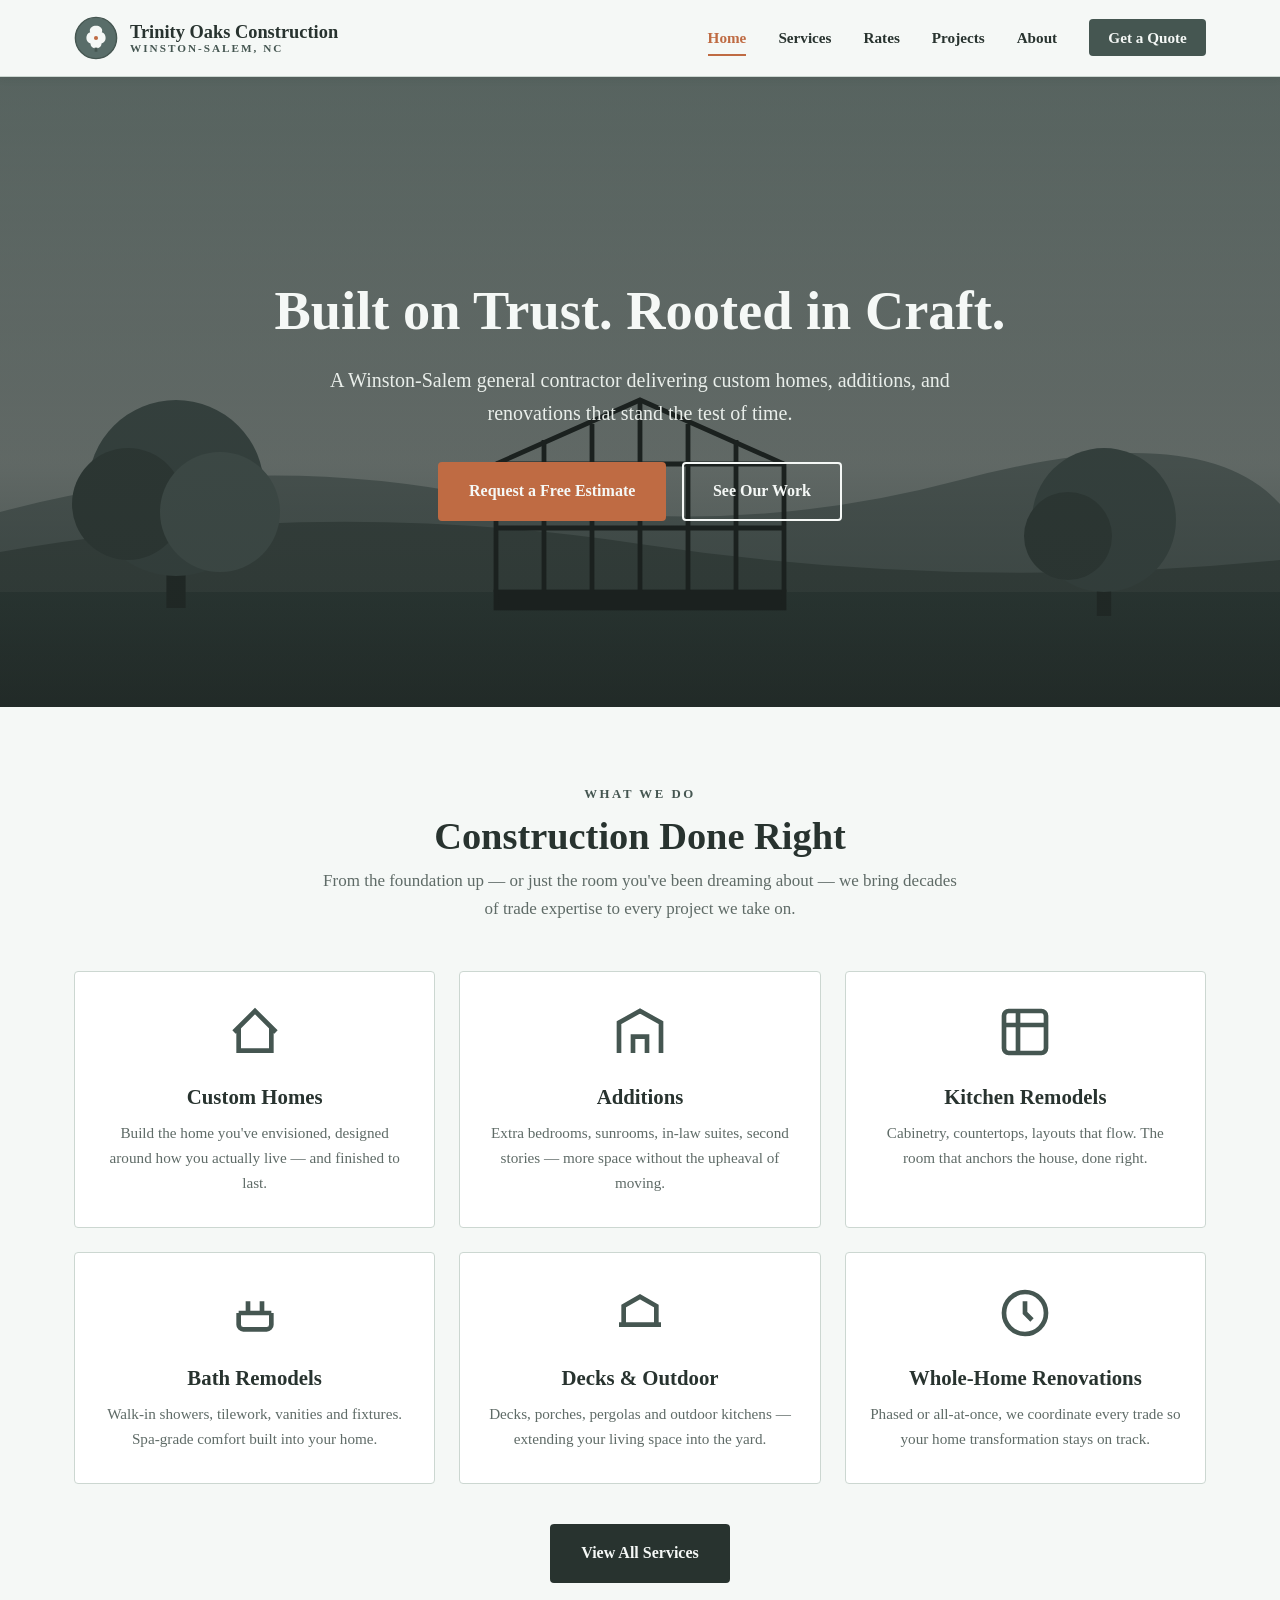
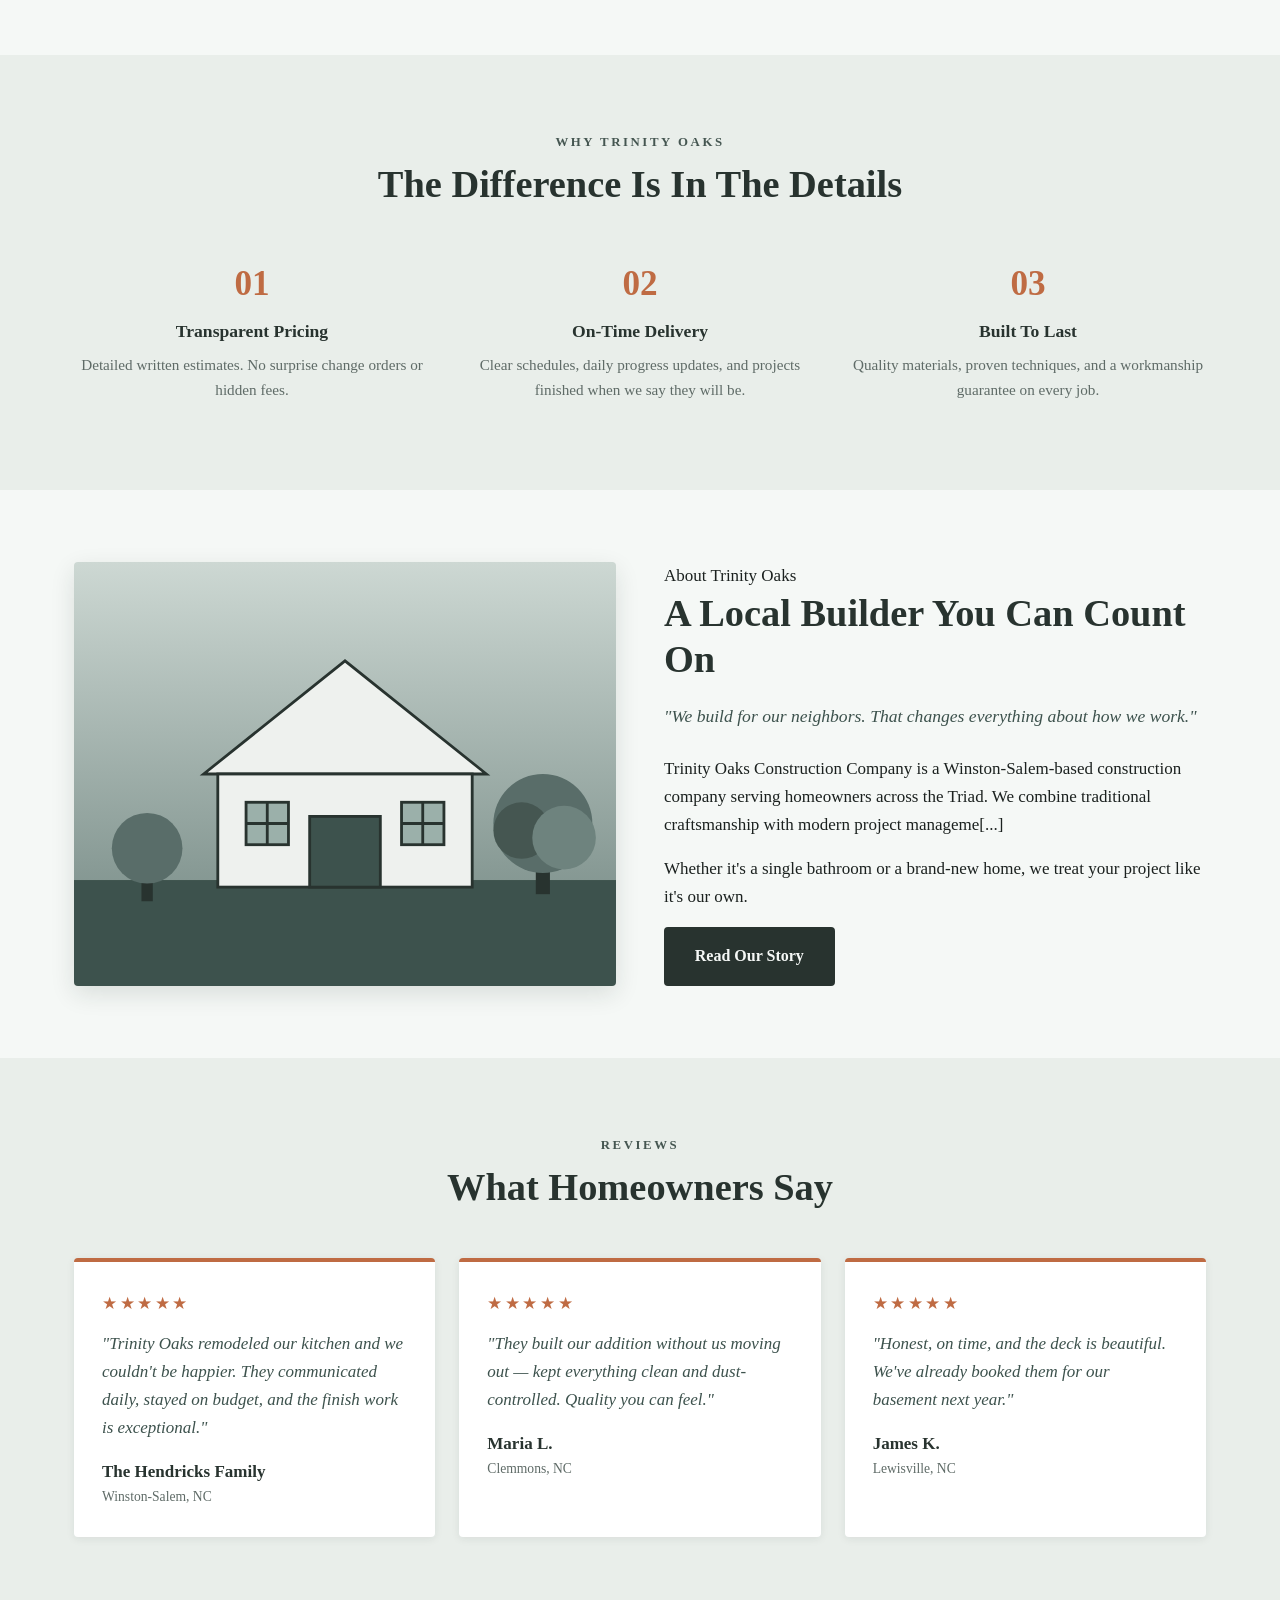
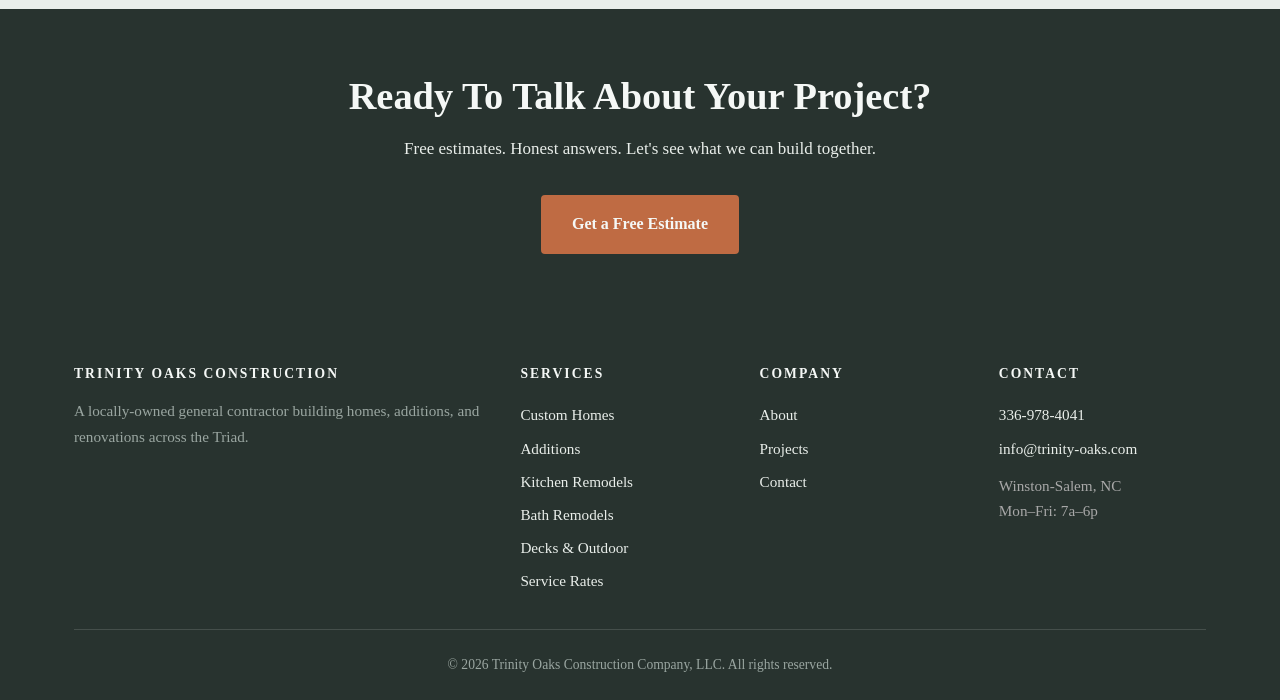
<file: site/index.html>
<!DOCTYPE html>
<html lang="en">
<head>
  <meta charset="UTF-8">
  <meta name="viewport" content="width=device-width, initial-scale=1.0">
  <title>Trinity Oaks Construction Company | Winston-Salem, NC General Contractor</title>
  <meta name="description" content="Trinity Oaks Construction Company is a Winston-Salem, NC general contractor specializing in custom homes, additions, kitchen and bath remodels, and decks. Qualit[...]
  <meta name="keywords" content="Trinity Oaks Construction, Winston-Salem contractor, NC general contractor, home remodeling, custom homes, additions">
  <link rel="icon" type="image/svg+xml" href="images/logo.svg">
  <link rel="stylesheet" href="css/styles.css">
  <link rel="canonical" href="https://trinity-oaks.com/">
  <meta property="og:title" content="Trinity Oaks Construction Company">
  <meta property="og:description" content="Winston-Salem general contractor. Custom homes, additions, remodels, and outdoor living.">
  <meta property="og:type" content="website">
</head>
<body>
  <header class="site-header">
    <div class="header-inner">
      <a class="brand" href="index.html">
        <img class="brand-mark" src="images/logo.svg" alt="">
        <span class="brand-text">
          Trinity Oaks Construction
          <small>Winston-Salem, NC</small>
        </span>
      </a>
      <button class="nav-toggle" aria-label="Toggle menu" aria-expanded="false">&#9776;</button>
      <nav>
        <ul class="nav-list">
          <li><a href="index.html" class="active">Home</a></li>
          <li><a href="services.html">Services</a></li>
          <li><a href="rates.html">Rates</a></li>
          <li><a href="projects.html">Projects</a></li>
          <li><a href="about.html">About</a></li>
          <li><a href="contact.html" class="nav-cta">Get a Quote</a></li>
        </ul>
      </nav>
    </div>
  </header>

  <main>
    <section class="hero">
      <div>
        <h1>Built on Trust. Rooted in Craft.</h1>
        <p class="subhead">A Winston-Salem general contractor delivering custom homes, additions, and renovations that stand the test of time.</p>
        <div class="hero-actions">
          <a href="contact.html" class="btn btn-primary">Request a Free Estimate</a>
          <a href="projects.html" class="btn btn-outline">See Our Work</a>
        </div>
      </div>
    </section>

    <section>
      <div class="container">
        <div class="section-heading">
          <span class="eyebrow">What We Do</span>
          <h2>Construction Done Right</h2>
          <p>From the foundation up — or just the room you've been dreaming about — we bring decades of trade expertise to every project we take on.</p>
        </div>

        <div class="services-grid">
          <div class="service-card">
            <svg class="icon" viewBox="0 0 24 24" fill="none" stroke="currentColor" stroke-width="2"><path d="M3 12l9-9 9 9M5 10v10h14V10"/></svg>
            <h3>Custom Homes</h3>
            <p>Build the home you've envisioned, designed around how you actually live — and finished to last.</p>
          </div>
          <div class="service-card">
            <svg class="icon" viewBox="0 0 24 24" fill="none" stroke="currentColor" stroke-width="2"><path d="M3 21V8l9-5 9 5v13M9 21v-7h6v7"/></svg>
            <h3>Additions</h3>
            <p>Extra bedrooms, sunrooms, in-law suites, second stories — more space without the upheaval of moving.</p>
          </div>
          <div class="service-card">
            <svg class="icon" viewBox="0 0 24 24" fill="none" stroke="currentColor" stroke-width="2"><rect x="3" y="3" width="18" height="18" rx="2"/><path d="M3 9h18M9 3v18"/></svg>
            <h3>Kitchen Remodels</h3>
            <p>Cabinetry, countertops, layouts that flow. The room that anchors the house, done right.</p>
          </div>
          <div class="service-card">
            <svg class="icon" viewBox="0 0 24 24" fill="none" stroke="currentColor" stroke-width="2"><path d="M5 12h14M5 12v5a2 2 0 002 2h10a2 2 0 002-2v-5M9 7v5M15 7v5"/></svg>
            <h3>Bath Remodels</h3>
            <p>Walk-in showers, tilework, vanities and fixtures. Spa-grade comfort built into your home.</p>
          </div>
          <div class="service-card">
            <svg class="icon" viewBox="0 0 24 24" fill="none" stroke="currentColor" stroke-width="2"><path d="M3 17h18M5 17V9l7-4 7 4v8"/></svg>
            <h3>Decks &amp; Outdoor</h3>
            <p>Decks, porches, pergolas and outdoor kitchens — extending your living space into the yard.</p>
          </div>
          <div class="service-card">
            <svg class="icon" viewBox="0 0 24 24" fill="none" stroke="currentColor" stroke-width="2"><circle cx="12" cy="12" r="9"/><path d="M12 7v5l3 3"/></svg>
            <h3>Whole-Home Renovations</h3>
            <p>Phased or all-at-once, we coordinate every trade so your home transformation stays on track.</p>
          </div>
        </div>

        <div style="text-align:center; margin-top:2.5rem;">
          <a href="services.html" class="btn btn-dark">View All Services</a>
        </div>
      </div>
    </section>

    <section class="features-band">
      <div class="container">
        <div class="section-heading">
          <span class="eyebrow">Why Trinity Oaks</span>
          <h2>The Difference Is In The Details</h2>
        </div>
        <div class="features-grid">
          <div class="feature">
            <div class="num">01</div>
            <h3>Transparent Pricing</h3>
            <p>Detailed written estimates. No surprise change orders or hidden fees.</p>
          </div>
          <div class="feature">
            <div class="num">02</div>
            <h3>On-Time Delivery</h3>
            <p>Clear schedules, daily progress updates, and projects finished when we say they will be.</p>
          </div>
          <div class="feature">
            <div class="num">03</div>
            <h3>Built To Last</h3>
            <p>Quality materials, proven techniques, and a workmanship guarantee on every job.</p>
          </div>
        </div>
      </div>
    </section>

    <section>
      <div class="container">
        <div class="about-grid">
          <div class="about-image" role="img" aria-label="Quality residential construction"></div>
          <div class="about-text">
            <span class="eyebrow">About Trinity Oaks</span>
            <h2>A Local Builder You Can Count On</h2>
            <p class="lead">"We build for our neighbors. That changes everything about how we work."</p>
            <p>Trinity Oaks Construction Company is a Winston-Salem-based construction company serving homeowners across the Triad. We combine traditional craftsmanship with modern project manageme[...]
            <p>Whether it's a single bathroom or a brand-new home, we treat your project like it's our own.</p>
            <a href="about.html" class="btn btn-dark">Read Our Story</a>
          </div>
        </div>
      </div>
    </section>

    <section class="features-band">
      <div class="container">
        <div class="section-heading">
          <span class="eyebrow">Reviews</span>
          <h2>What Homeowners Say</h2>
        </div>
        <div class="testimonials">
          <div class="testimonial">
            <div class="stars">&#9733;&#9733;&#9733;&#9733;&#9733;</div>
            <p>"Trinity Oaks remodeled our kitchen and we couldn't be happier. They communicated daily, stayed on budget, and the finish work is exceptional."</p>
            <cite>The Hendricks Family<small>Winston-Salem, NC</small></cite>
          </div>
          <div class="testimonial">
            <div class="stars">&#9733;&#9733;&#9733;&#9733;&#9733;</div>
            <p>"They built our addition without us moving out — kept everything clean and dust-controlled. Quality you can feel."</p>
            <cite>Maria L.<small>Clemmons, NC</small></cite>
          </div>
          <div class="testimonial">
            <div class="stars">&#9733;&#9733;&#9733;&#9733;&#9733;</div>
            <p>"Honest, on time, and the deck is beautiful. We've already booked them for our basement next year."</p>
            <cite>James K.<small>Lewisville, NC</small></cite>
          </div>
        </div>
      </div>
    </section>

    <section class="cta-band">
      <div>
        <h2>Ready To Talk About Your Project?</h2>
        <p>Free estimates. Honest answers. Let's see what we can build together.</p>
        <a href="contact.html" class="btn btn-primary">Get a Free Estimate</a>
      </div>
    </section>
  </main>

  <footer class="site-footer">
    <div class="container">
      <div class="footer-grid">
        <div class="footer-brand">
          <h4>Trinity Oaks Construction</h4>
          <p>A locally-owned general contractor building homes, additions, and renovations across the Triad.</p>
        </div>
        <div>
          <h4>Services</h4>
          <a href="services.html#custom-homes">Custom Homes</a>
          <a href="services.html#additions">Additions</a>
          <a href="services.html#kitchen">Kitchen Remodels</a>
          <a href="services.html#bath">Bath Remodels</a>
          <a href="services.html#decks">Decks &amp; Outdoor</a>
          <a href="rates.html">Service Rates</a>
        </div>
        <div>
          <h4>Company</h4>
          <a href="about.html">About</a>
          <a href="projects.html">Projects</a>
          <a href="contact.html">Contact</a>
        </div>
        <div>
          <h4>Contact</h4>
          <a href="tel:+13369784041">336-978-4041</a>
          <a href="mailto:info@trinity-oaks.com">info@trinity-oaks.com</a>
          <p style="color:#a8a8a8;margin-top:0.5rem;">Winston-Salem, NC<br>Mon&ndash;Fri: 7a&ndash;6p</p>
        </div>
      </div>
      <div class="footer-bottom">
        &copy; <span id="year">2026</span> Trinity Oaks Construction Company, LLC. All rights reserved.
      </div>
    </div>
  </footer>

  <script>document.getElementById('year').textContent = new Date().getFullYear();</script>
  <script src="js/nav.js"></script>
</body>
</html>
</file>
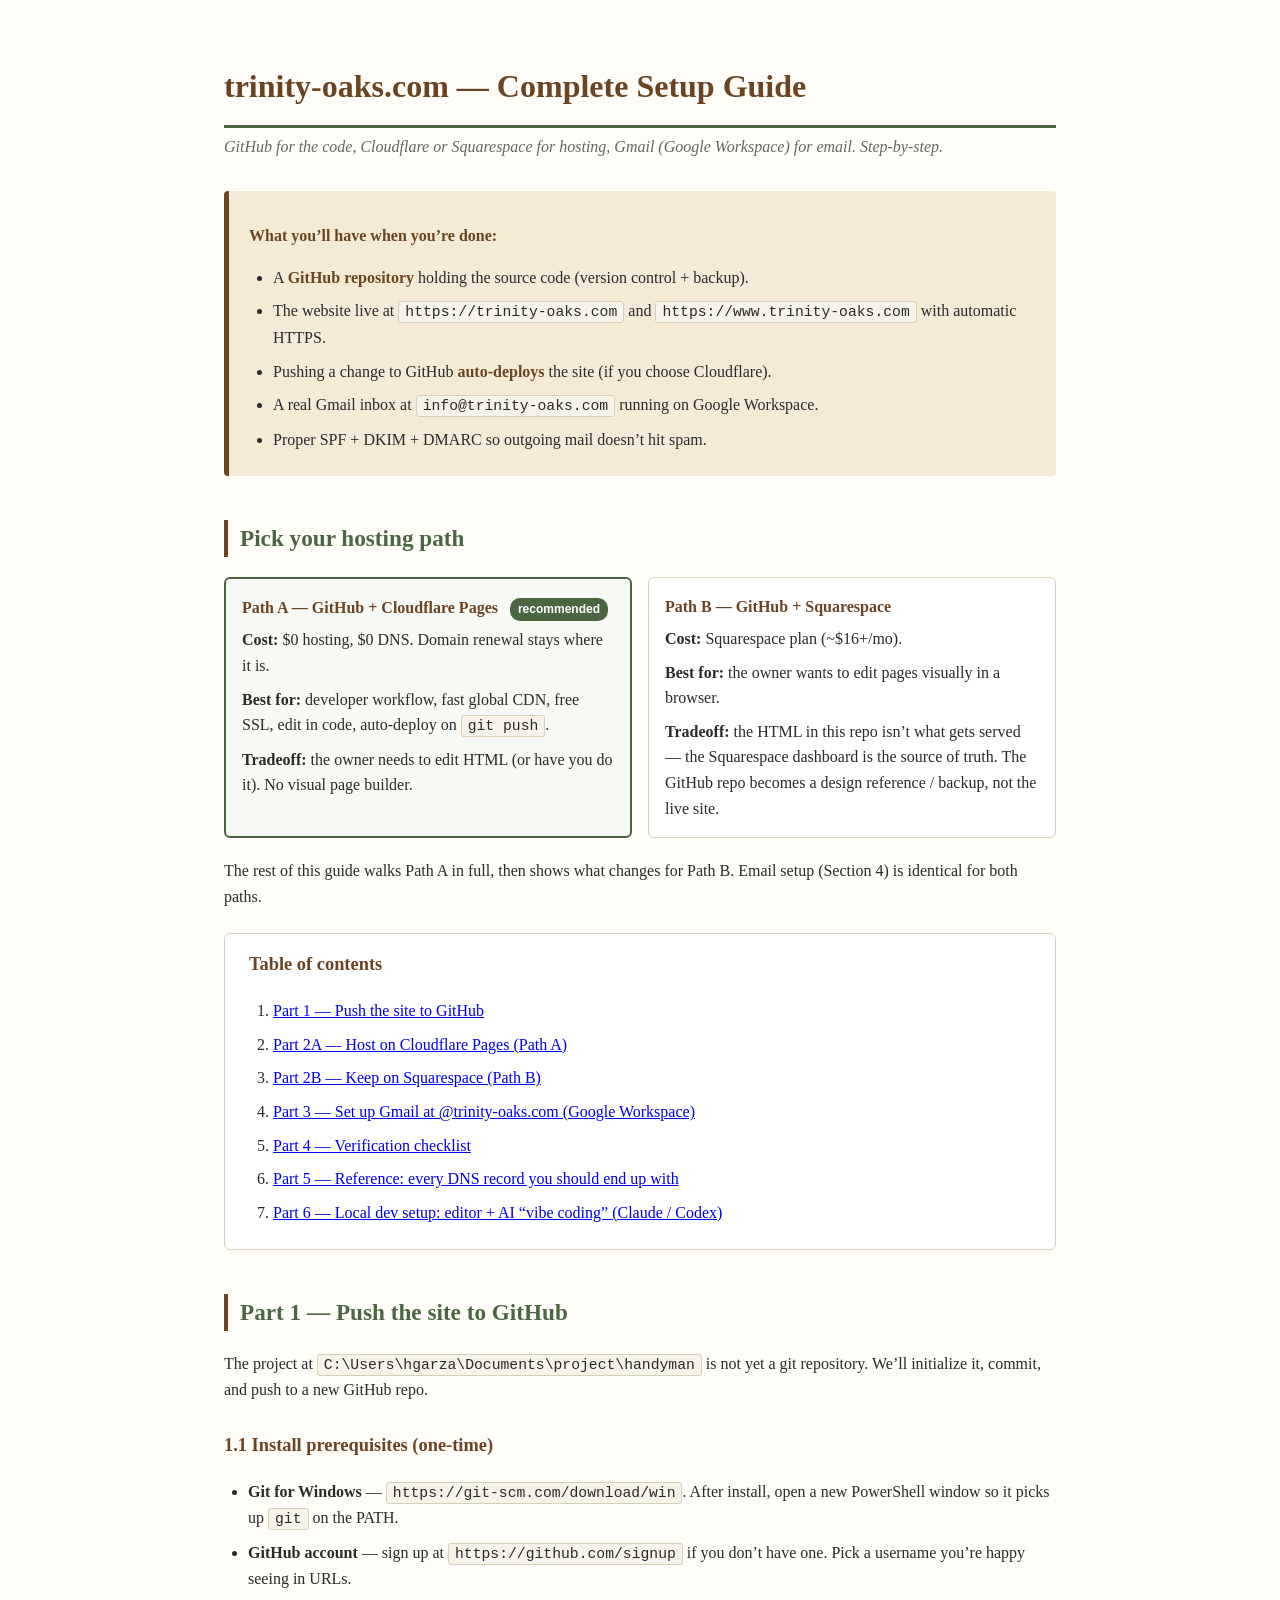
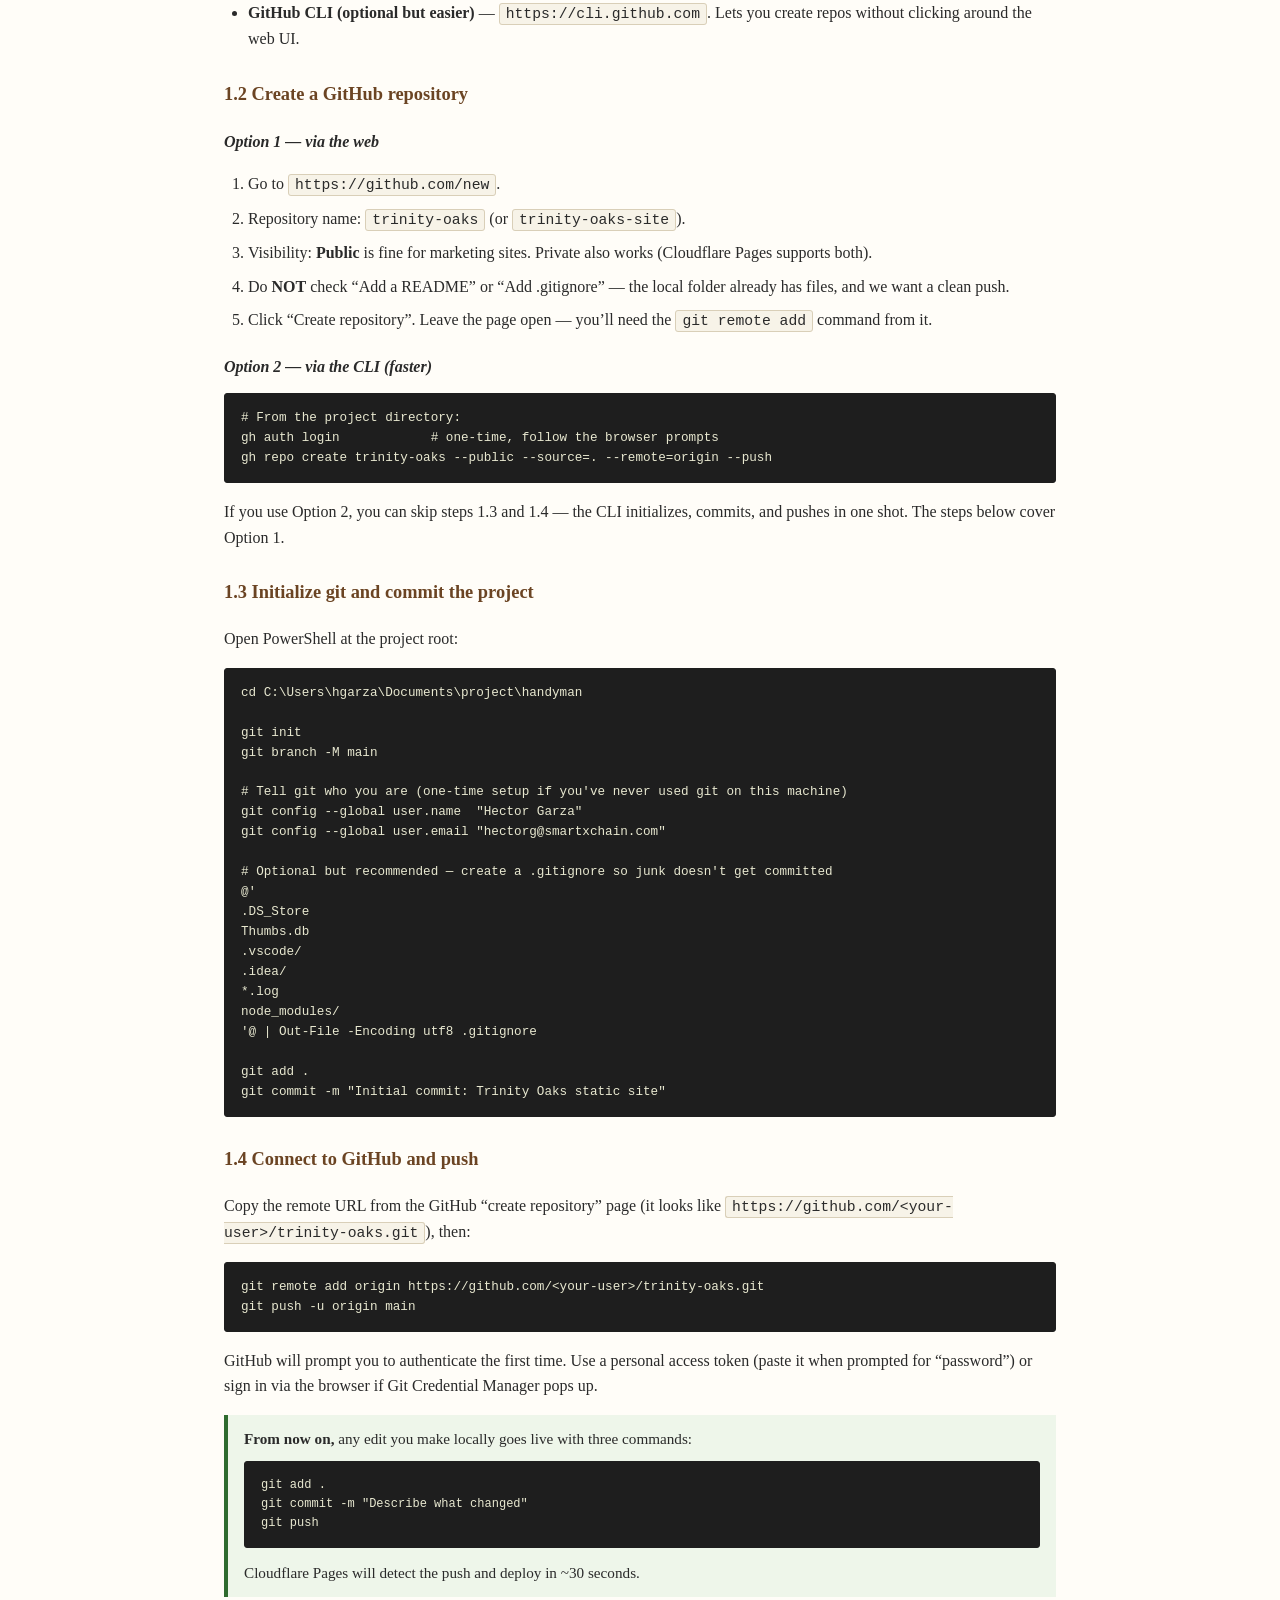
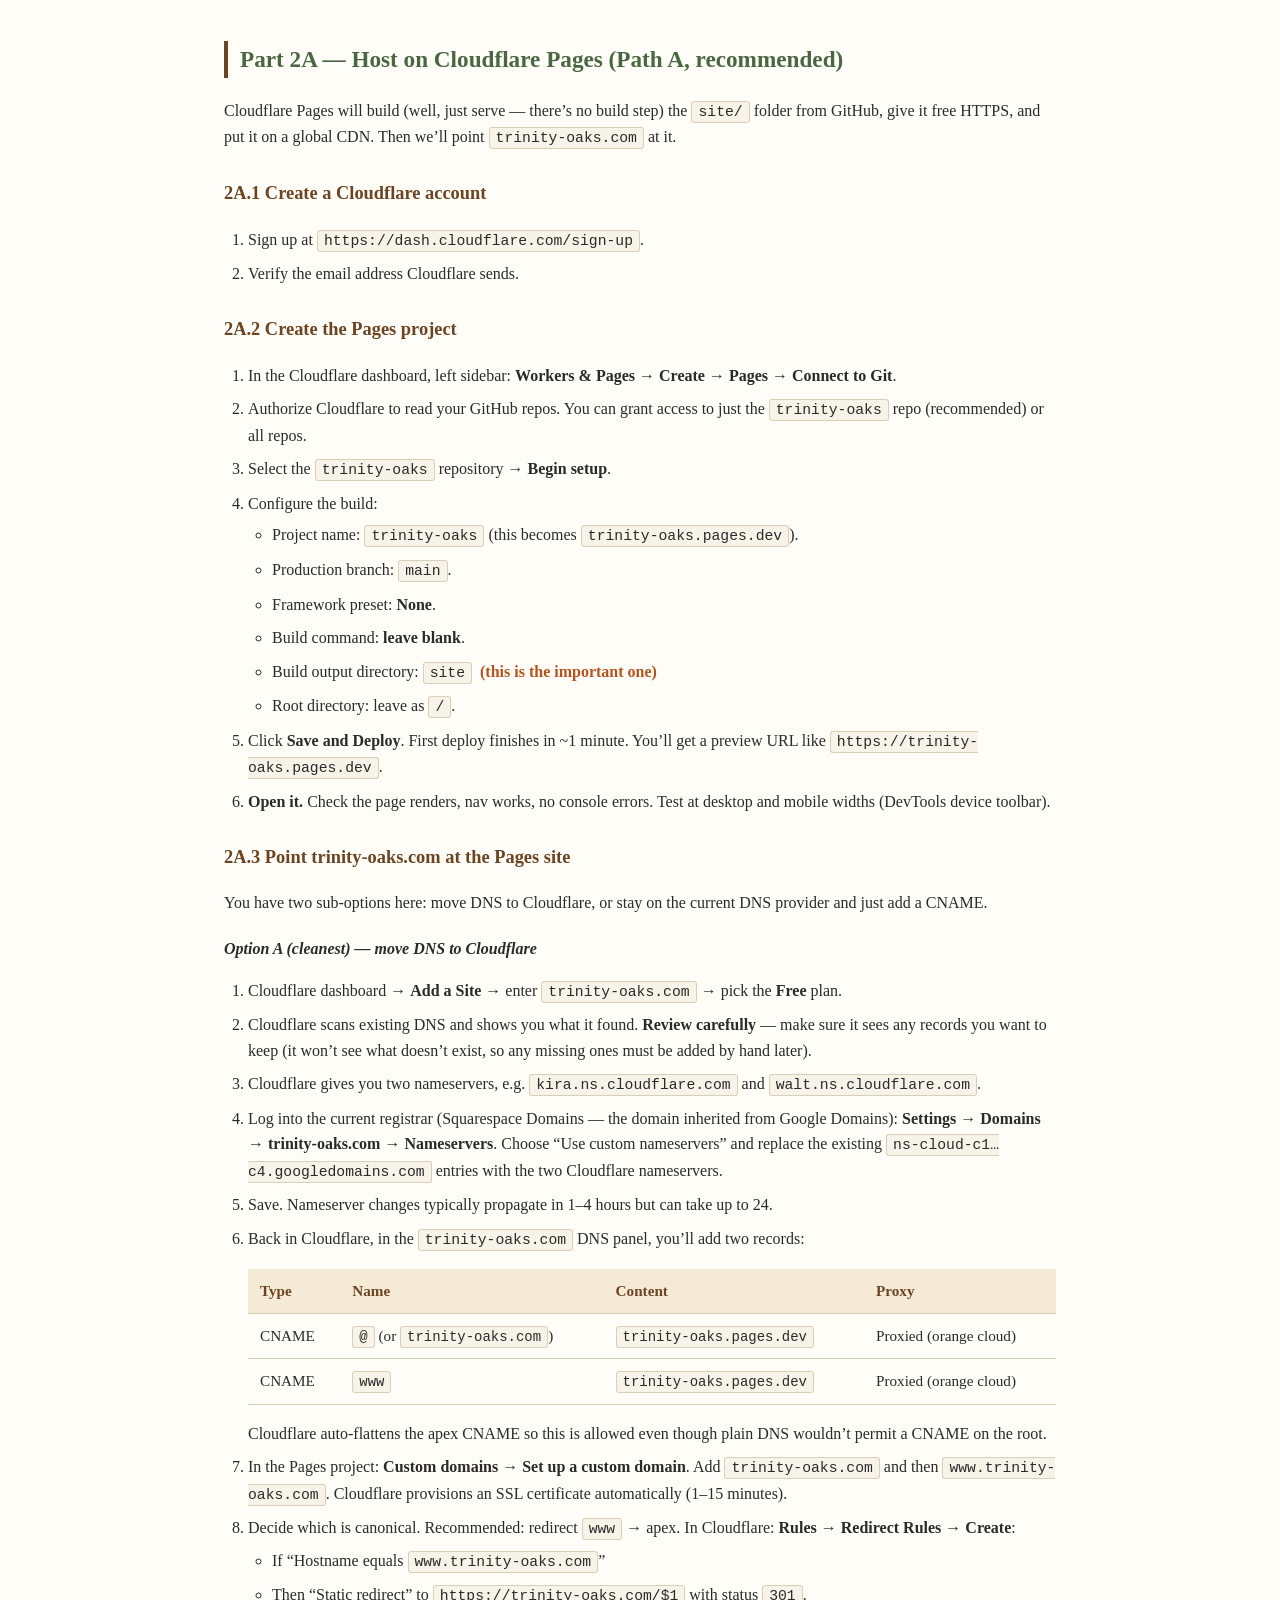
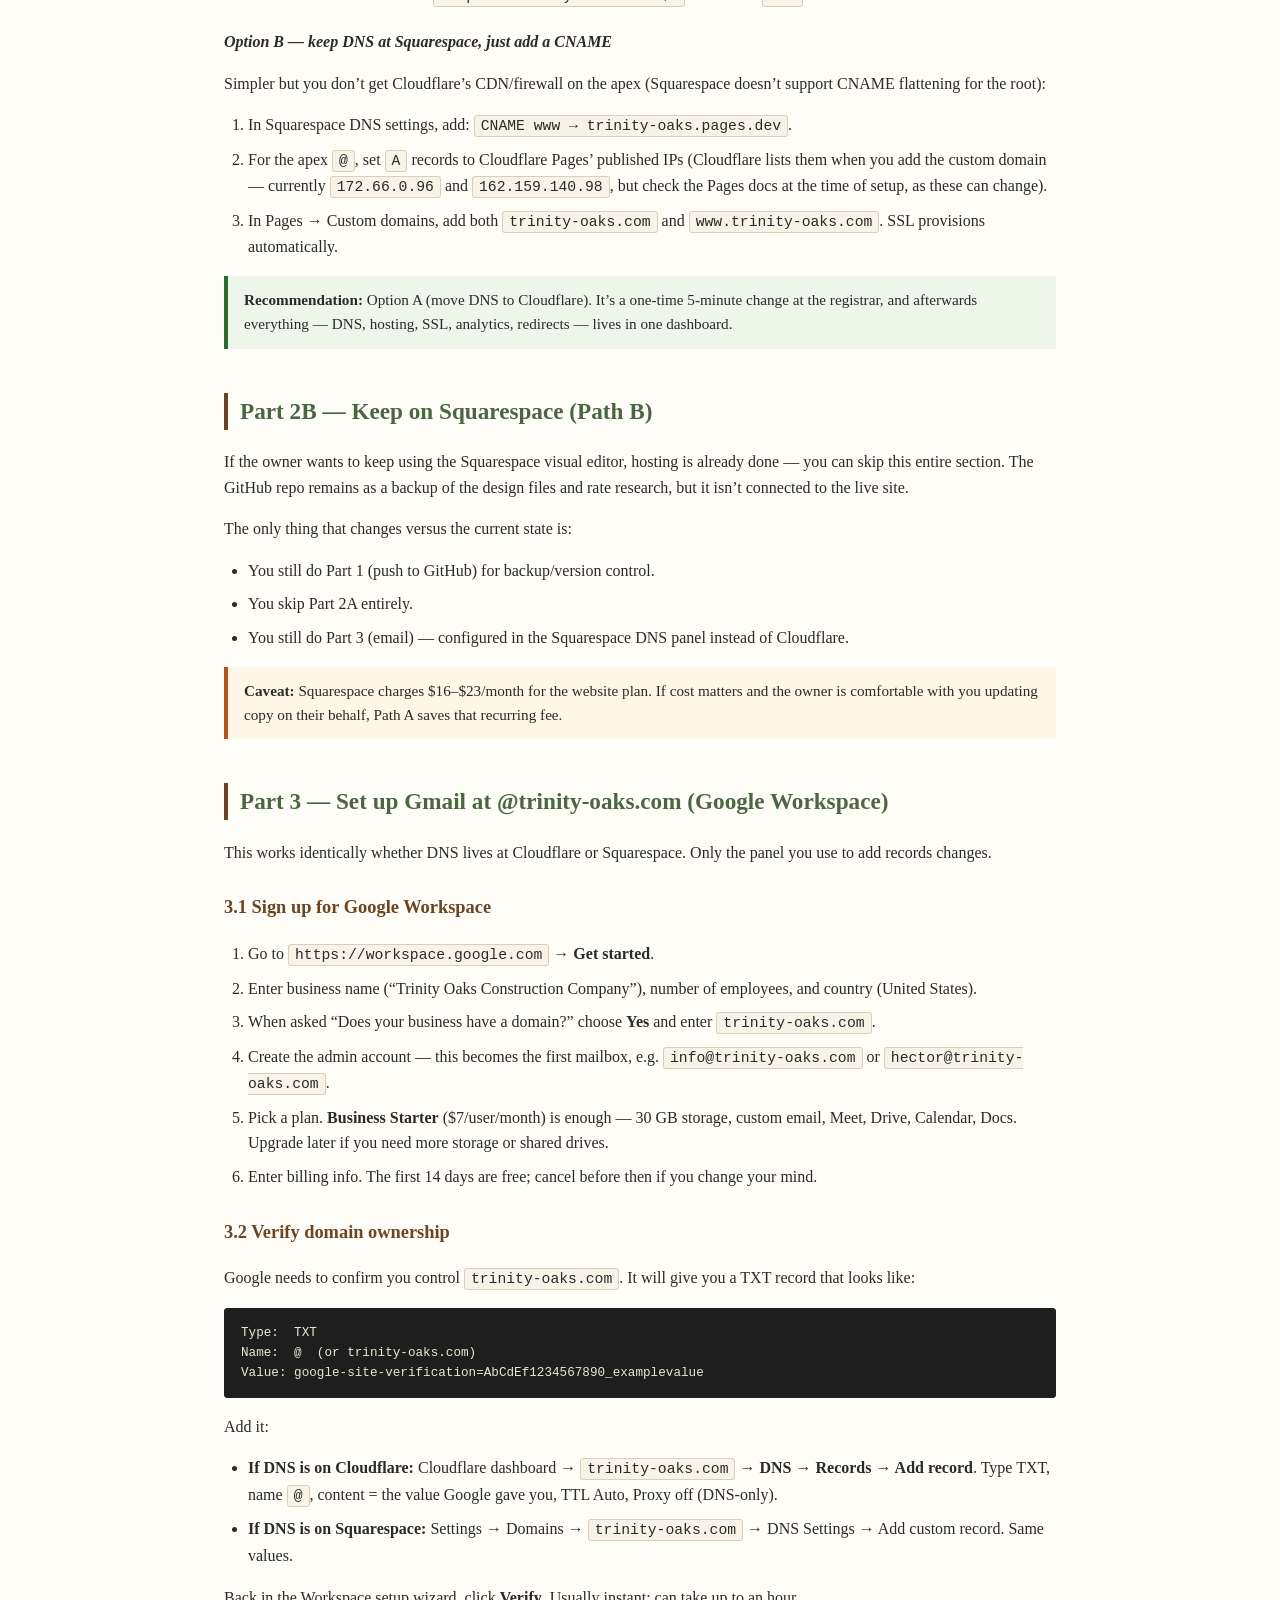
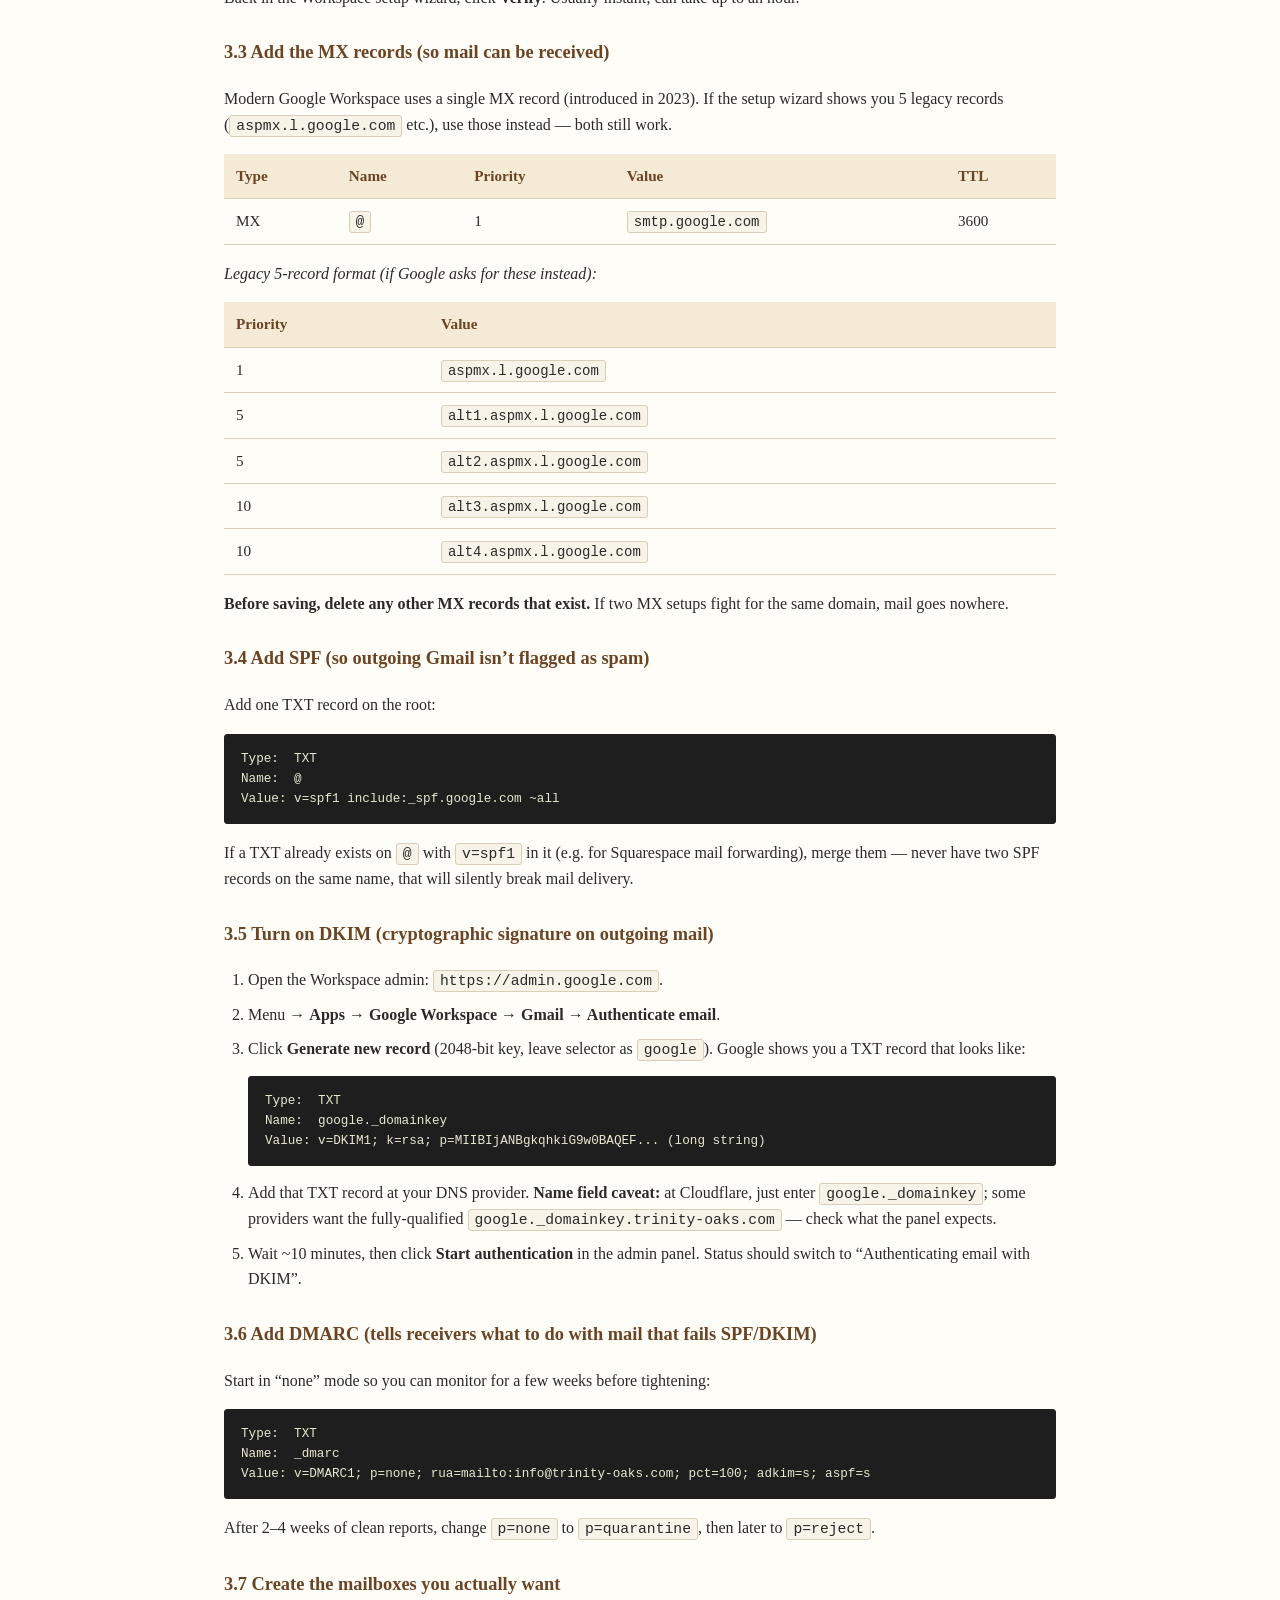
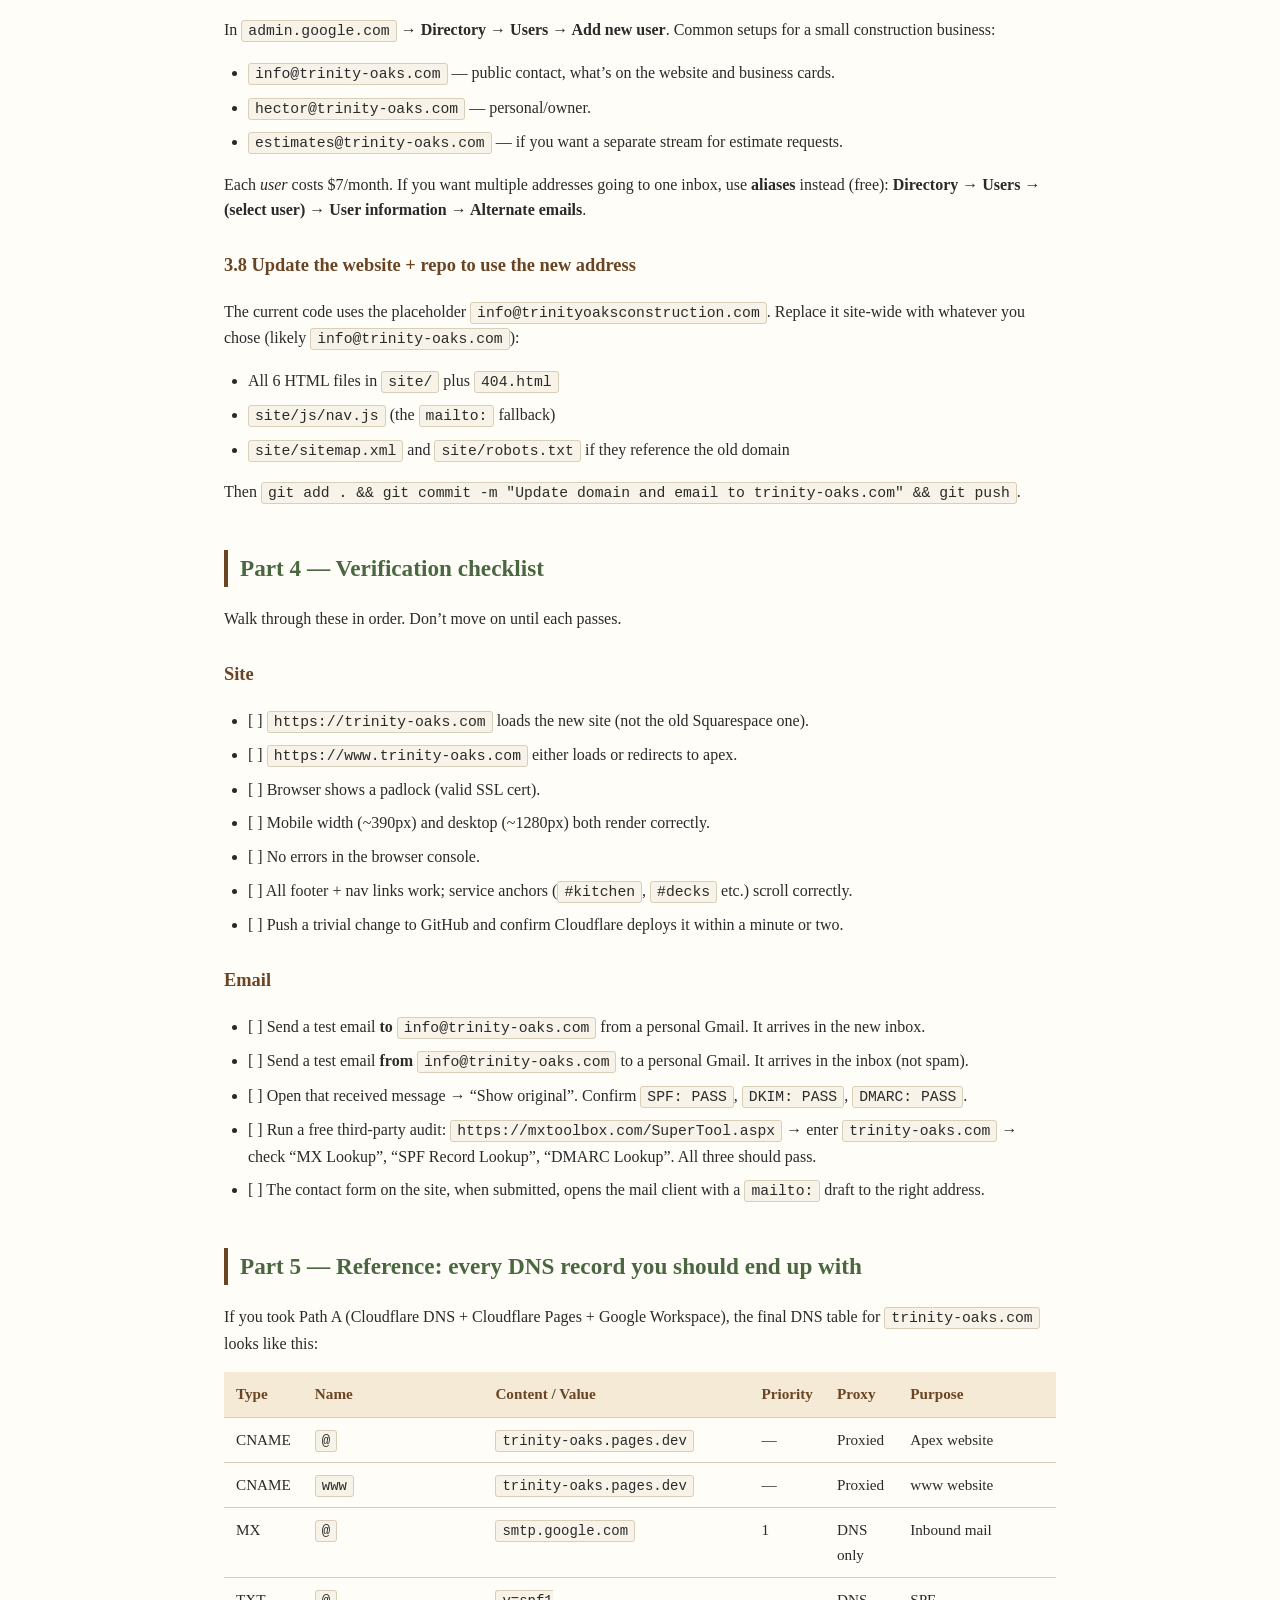
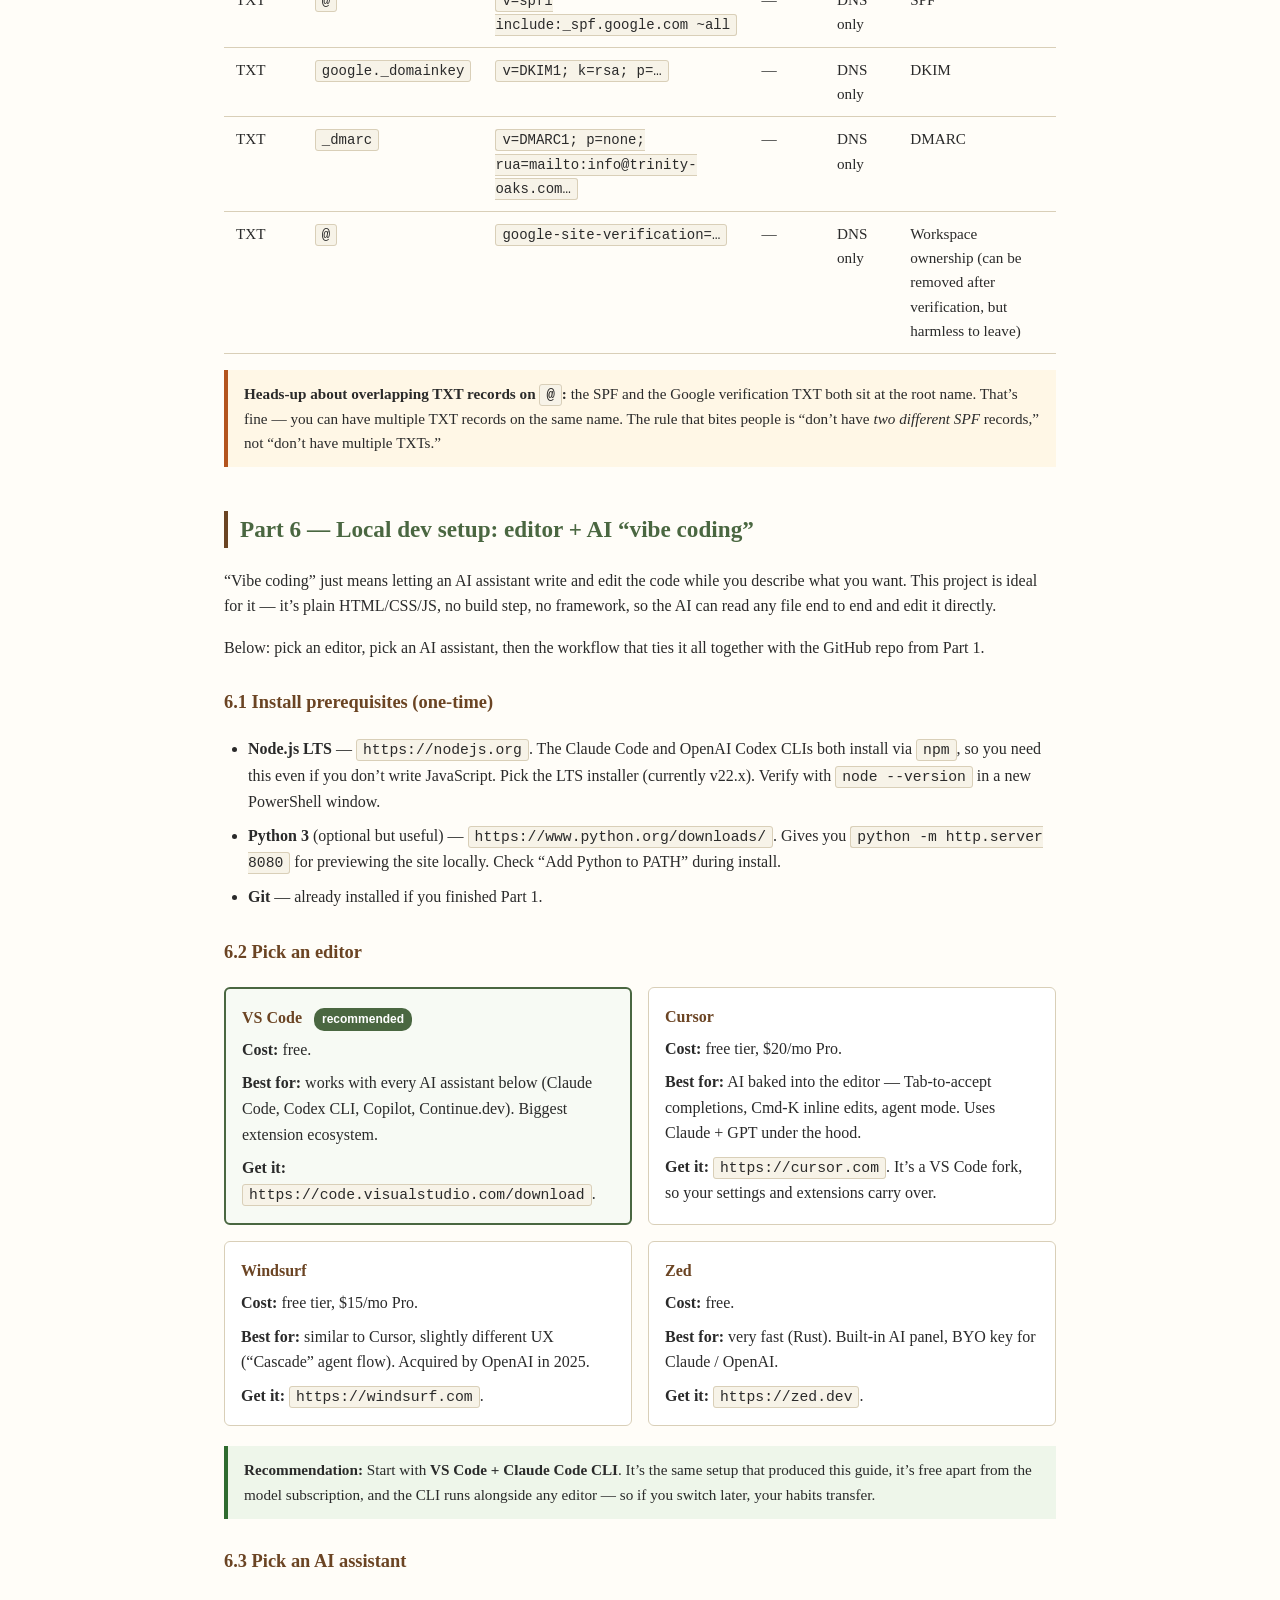
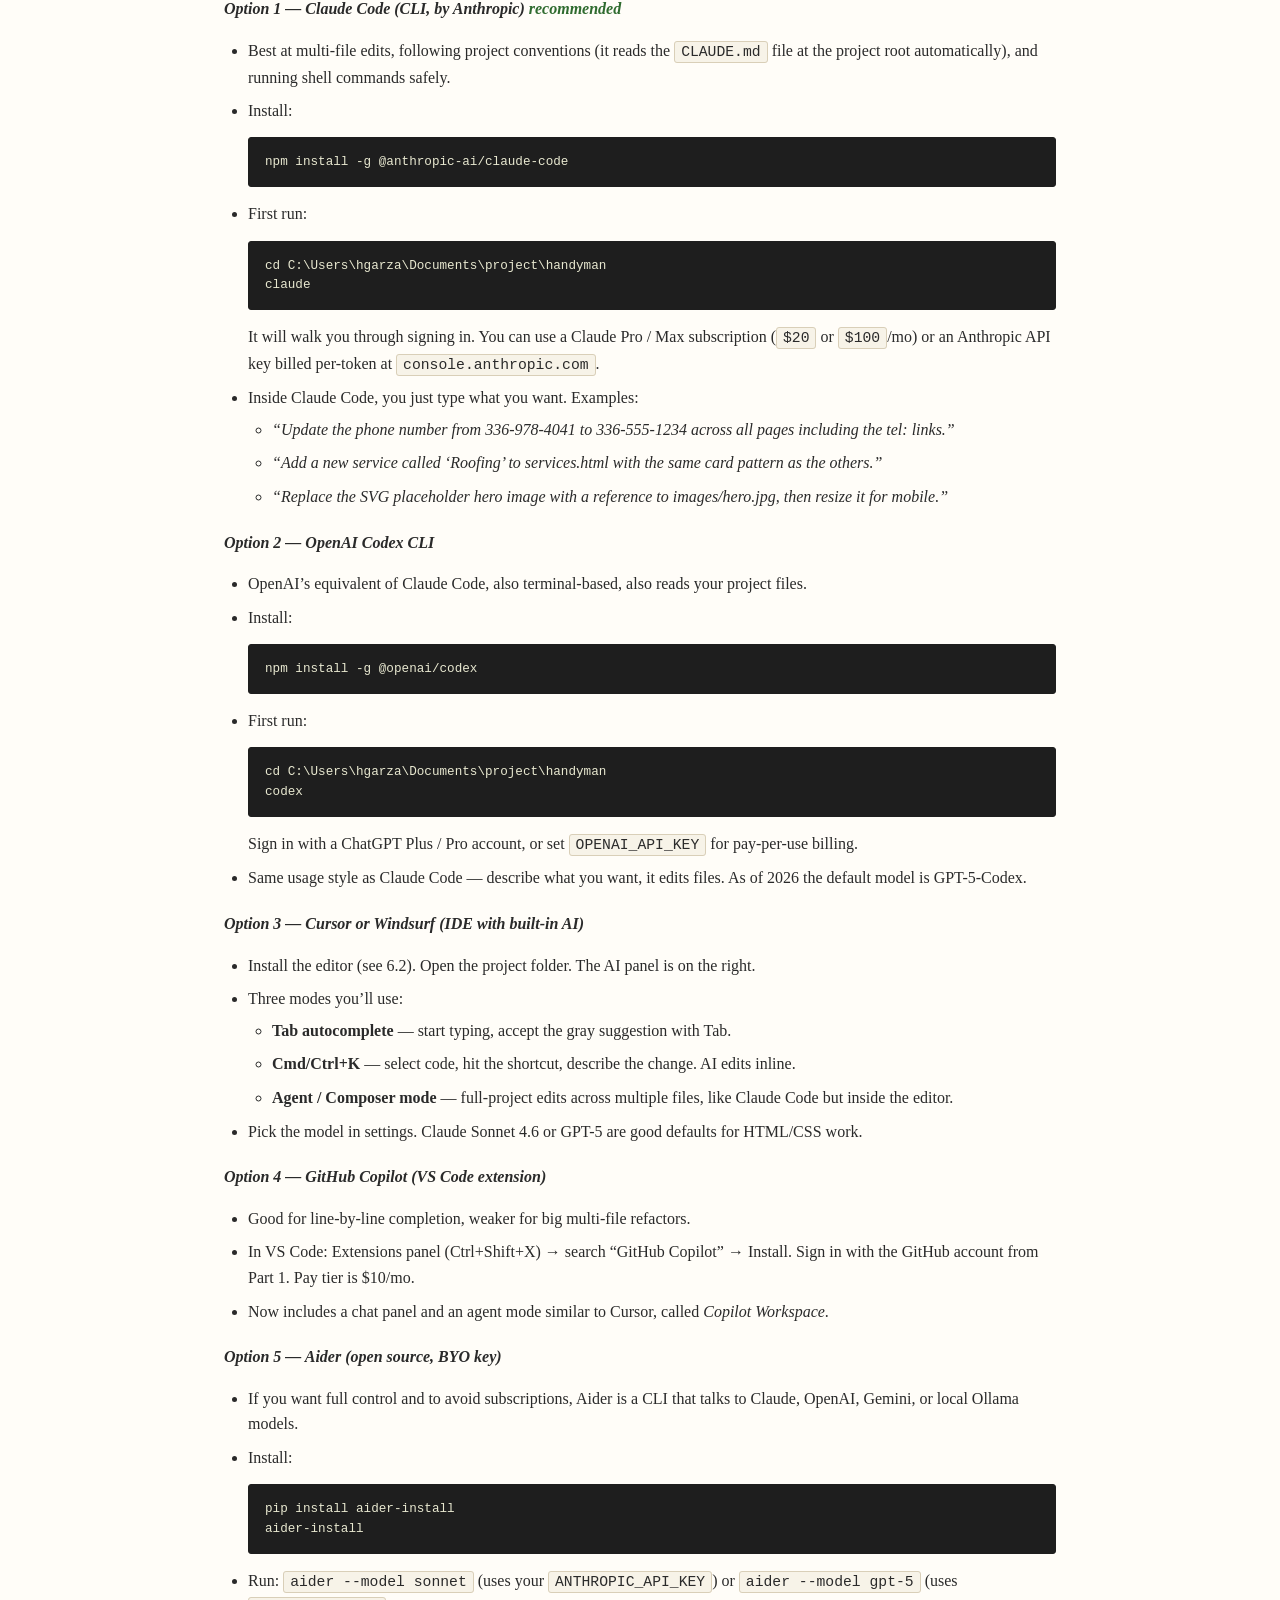
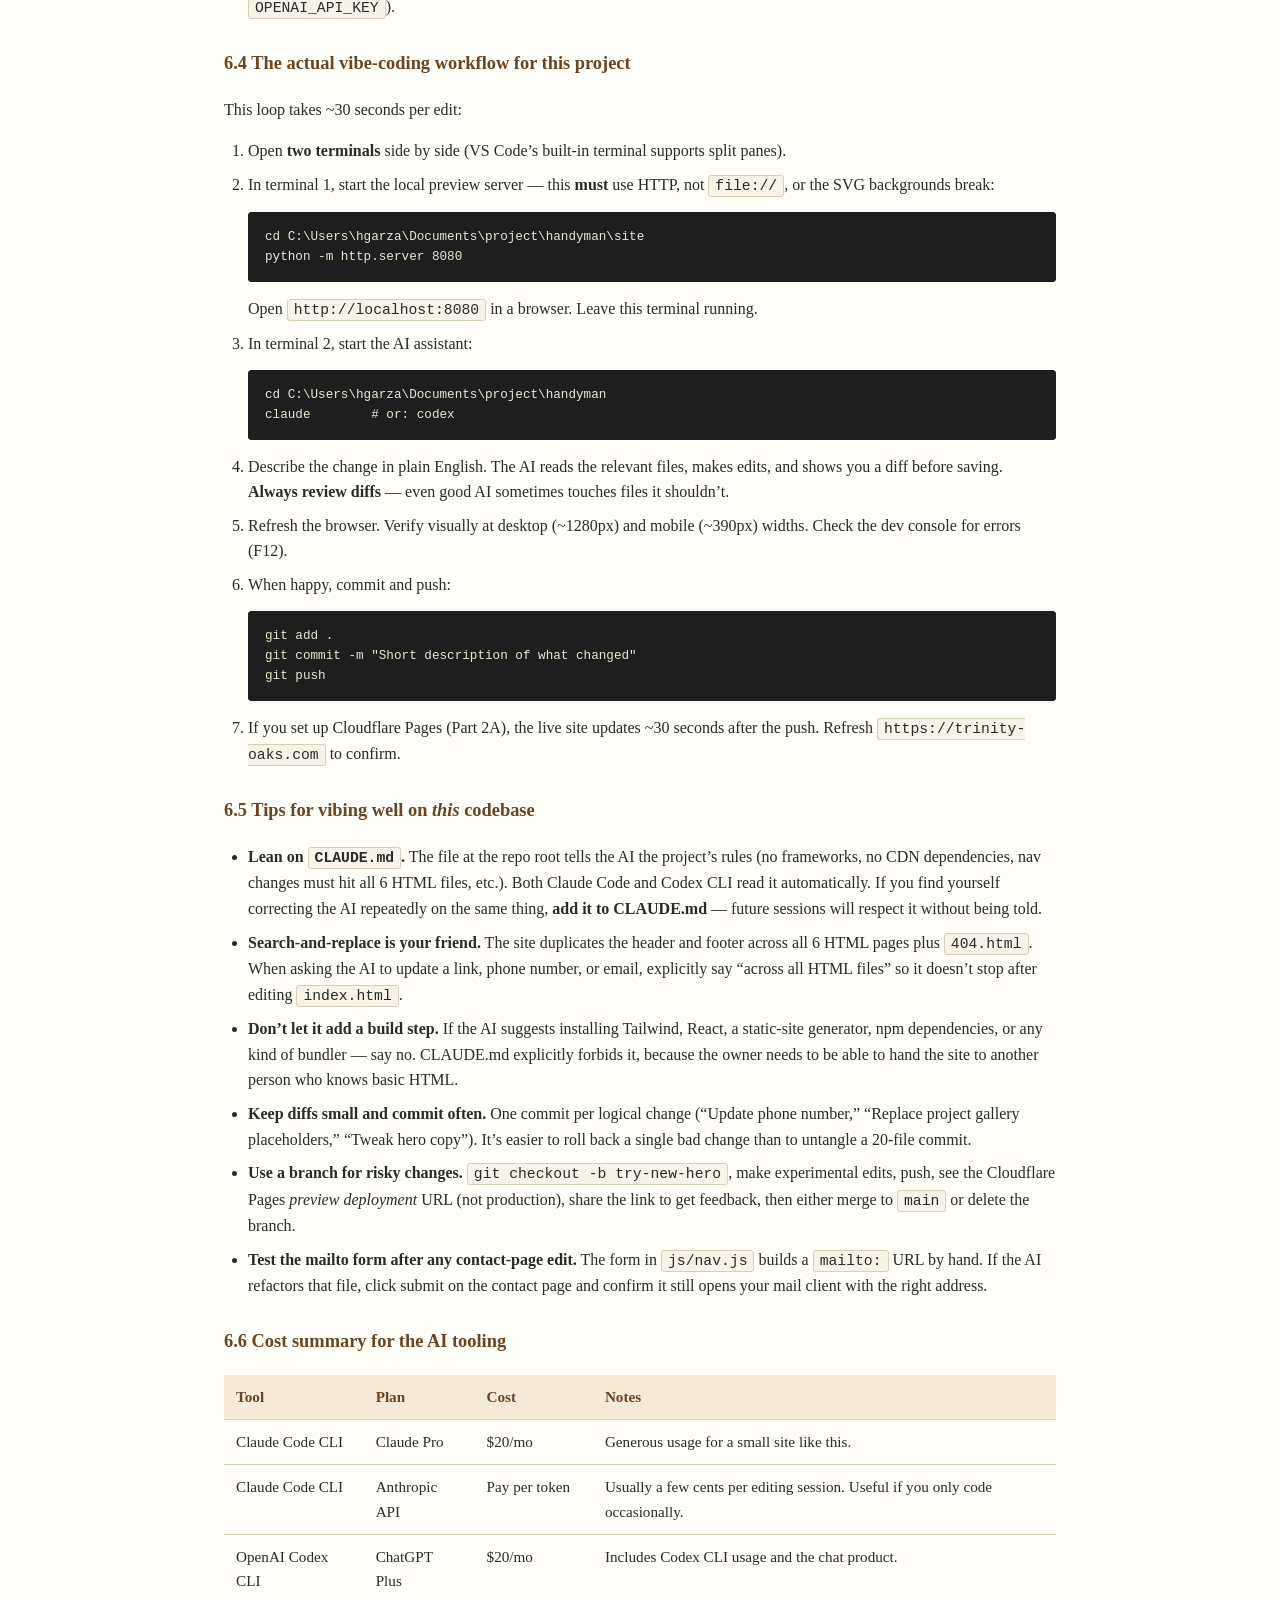
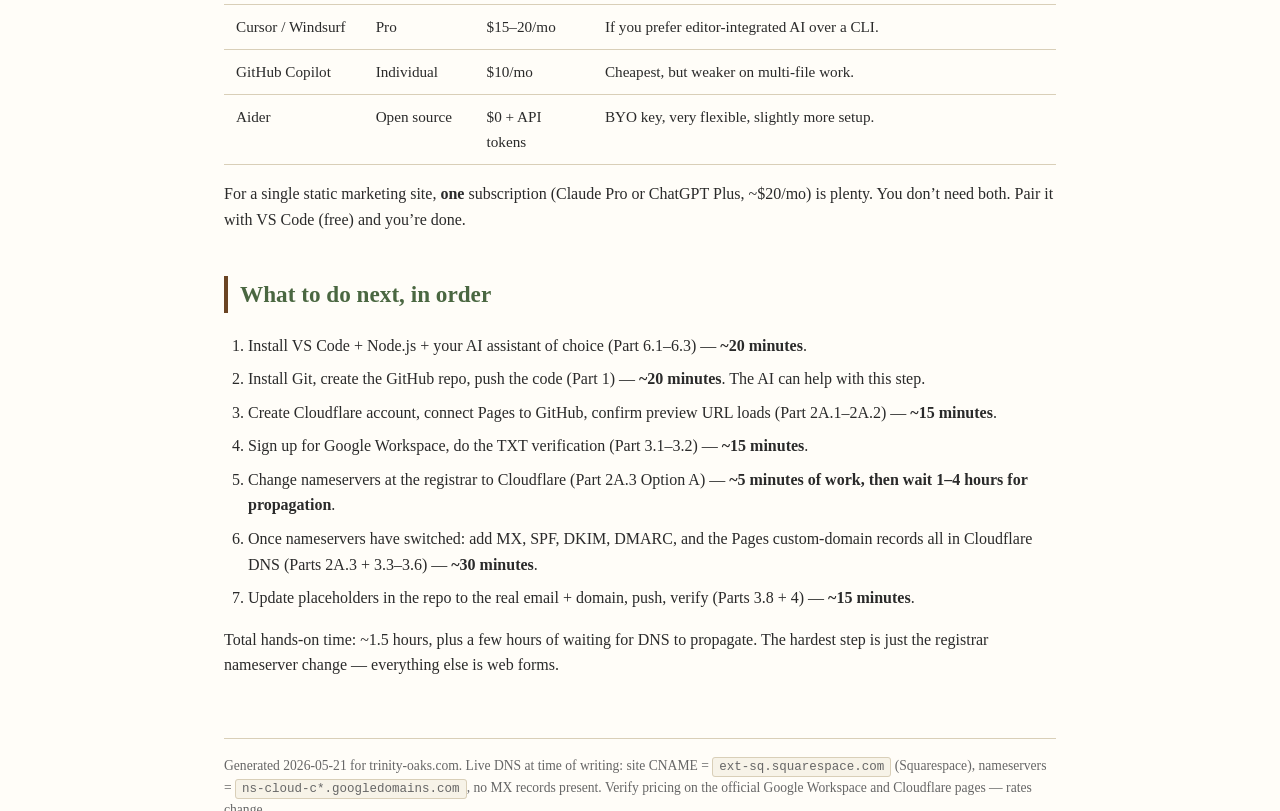
<file: hosting-answer.html>
<!DOCTYPE html>
<html lang="en">
<head>
<meta charset="UTF-8">
<meta name="viewport" content="width=device-width, initial-scale=1.0">
<title>trinity-oaks.com — Complete Setup Guide</title>
<style>
  :root {
    --oak: #6b4423;
    --sand: #f4ead5;
    --leaf: #4a6741;
    --ink: #2a2a2a;
    --muted: #666;
    --line: #d9cfb8;
    --code-bg: #f7f3e8;
    --warn: #b3541e;
    --good: #2f6b2f;
  }
  * { box-sizing: border-box; }
  body {
    font-family: Georgia, "Times New Roman", serif;
    max-width: 880px;
    margin: 0 auto;
    padding: 40px 24px 80px;
    color: var(--ink);
    line-height: 1.6;
    background: #fffdf8;
  }
  h1 {
    color: var(--oak);
    border-bottom: 3px solid var(--leaf);
    padding-bottom: 12px;
    margin-bottom: 6px;
  }
  .subtitle {
    color: var(--muted);
    font-style: italic;
    margin-top: 0;
    margin-bottom: 32px;
  }
  h2 {
    color: var(--leaf);
    margin-top: 44px;
    border-left: 4px solid var(--oak);
    padding-left: 12px;
    font-size: 1.45em;
  }
  h3 {
    color: var(--oak);
    margin-top: 28px;
    font-size: 1.15em;
  }
  h4 {
    color: var(--ink);
    margin-top: 20px;
    margin-bottom: 6px;
    font-size: 1em;
    font-style: italic;
  }
  .verdict {
    background: var(--sand);
    border-left: 5px solid var(--oak);
    padding: 16px 20px;
    margin: 24px 0;
    border-radius: 4px;
  }
  .verdict strong { color: var(--oak); }
  code, pre {
    font-family: Consolas, Monaco, monospace;
    background: var(--code-bg);
    border: 1px solid var(--line);
    border-radius: 3px;
  }
  code { padding: 2px 6px; font-size: 0.92em; }
  pre {
    padding: 14px 16px;
    overflow-x: auto;
    font-size: 0.86em;
    line-height: 1.45;
    background: #1e1e1e;
    color: #e8e8d0;
    border-color: #1e1e1e;
  }
  pre code { background: transparent; border: none; color: inherit; padding: 0; }
  table {
    border-collapse: collapse;
    width: 100%;
    margin: 16px 0;
    font-size: 0.95em;
  }
  th, td {
    text-align: left;
    padding: 10px 12px;
    border-bottom: 1px solid var(--line);
    vertical-align: top;
  }
  th {
    background: var(--sand);
    color: var(--oak);
  }
  ul, ol { padding-left: 24px; }
  li { margin-bottom: 8px; }
  ol ol, ol ul, ul ol, ul ul { margin-top: 6px; }
  .note {
    background: #fff7e6;
    border-left: 4px solid var(--warn);
    padding: 12px 16px;
    margin: 16px 0;
    font-size: 0.95em;
  }
  .tip {
    background: #eef6ea;
    border-left: 4px solid var(--good);
    padding: 12px 16px;
    margin: 16px 0;
    font-size: 0.95em;
  }
  .ok { color: var(--good); font-weight: bold; }
  .warn { color: var(--warn); font-weight: bold; }
  .footer {
    margin-top: 60px;
    padding-top: 16px;
    border-top: 1px solid var(--line);
    color: var(--muted);
    font-size: 0.85em;
  }
  .toc {
    background: #fff;
    border: 1px solid var(--line);
    border-radius: 6px;
    padding: 16px 24px;
    margin: 24px 0 32px;
  }
  .toc h3 { margin-top: 0; }
  .toc ol { margin-bottom: 0; }
  .stack-grid {
    display: grid;
    grid-template-columns: 1fr 1fr;
    gap: 16px;
    margin: 20px 0;
  }
  .stack-card {
    background: #fff;
    border: 1px solid var(--line);
    border-radius: 6px;
    padding: 16px;
  }
  .stack-card h4 {
    margin-top: 0;
    color: var(--oak);
    font-style: normal;
  }
  .stack-card.recommended {
    border-color: var(--leaf);
    border-width: 2px;
    background: #f7faf4;
  }
  .badge {
    display: inline-block;
    background: var(--leaf);
    color: white;
    font-size: 0.75em;
    padding: 2px 8px;
    border-radius: 10px;
    margin-left: 8px;
    vertical-align: middle;
    font-family: Arial, sans-serif;
  }
  @media (max-width: 600px) {
    .stack-grid { grid-template-columns: 1fr; }
  }
</style>
</head>
<body>

<h1>trinity-oaks.com — Complete Setup Guide</h1>
<p class="subtitle">GitHub for the code, Cloudflare or Squarespace for hosting, Gmail (Google Workspace) for email. Step-by-step.</p>

<div class="verdict">
  <p><strong>What you&rsquo;ll have when you&rsquo;re done:</strong></p>
  <ul style="margin-bottom:0;">
    <li>A <strong>GitHub repository</strong> holding the source code (version control + backup).</li>
    <li>The website live at <code>https://trinity-oaks.com</code> and <code>https://www.trinity-oaks.com</code> with automatic HTTPS.</li>
    <li>Pushing a change to GitHub <strong>auto-deploys</strong> the site (if you choose Cloudflare).</li>
    <li>A real Gmail inbox at <code>info@trinity-oaks.com</code> running on Google Workspace.</li>
    <li>Proper SPF + DKIM + DMARC so outgoing mail doesn&rsquo;t hit spam.</li>
  </ul>
</div>

<h2>Pick your hosting path</h2>
<div class="stack-grid">
  <div class="stack-card recommended">
    <h4>Path A &mdash; GitHub + Cloudflare Pages <span class="badge">recommended</span></h4>
    <p style="margin: 0 0 8px 0;"><strong>Cost:</strong> $0 hosting, $0 DNS. Domain renewal stays where it is.</p>
    <p style="margin: 0 0 8px 0;"><strong>Best for:</strong> developer workflow, fast global CDN, free SSL, edit in code, auto-deploy on <code>git push</code>.</p>
    <p style="margin: 0;"><strong>Tradeoff:</strong> the owner needs to edit HTML (or have you do it). No visual page builder.</p>
  </div>
  <div class="stack-card">
    <h4>Path B &mdash; GitHub + Squarespace</h4>
    <p style="margin: 0 0 8px 0;"><strong>Cost:</strong> Squarespace plan (~$16+/mo).</p>
    <p style="margin: 0 0 8px 0;"><strong>Best for:</strong> the owner wants to edit pages visually in a browser.</p>
    <p style="margin: 0;"><strong>Tradeoff:</strong> the HTML in this repo isn&rsquo;t what gets served &mdash; the Squarespace dashboard is the source of truth. The GitHub repo becomes a design reference / backup, not the live site.</p>
  </div>
</div>

<p>The rest of this guide walks Path A in full, then shows what changes for Path B. Email setup (Section 4) is identical for both paths.</p>

<div class="toc">
  <h3>Table of contents</h3>
  <ol>
    <li><a href="#part1">Part 1 &mdash; Push the site to GitHub</a></li>
    <li><a href="#part2a">Part 2A &mdash; Host on Cloudflare Pages (Path A)</a></li>
    <li><a href="#part2b">Part 2B &mdash; Keep on Squarespace (Path B)</a></li>
    <li><a href="#part3">Part 3 &mdash; Set up Gmail at @trinity-oaks.com (Google Workspace)</a></li>
    <li><a href="#part4">Part 4 &mdash; Verification checklist</a></li>
    <li><a href="#part5">Part 5 &mdash; Reference: every DNS record you should end up with</a></li>
    <li><a href="#part6">Part 6 &mdash; Local dev setup: editor + AI &ldquo;vibe coding&rdquo; (Claude / Codex)</a></li>
  </ol>
</div>

<!-- ============================================================ -->
<h2 id="part1">Part 1 &mdash; Push the site to GitHub</h2>

<p>The project at <code>C:\Users\hgarza\Documents\project\handyman</code> is not yet a git repository. We&rsquo;ll initialize it, commit, and push to a new GitHub repo.</p>

<h3>1.1  Install prerequisites (one-time)</h3>
<ul>
  <li><strong>Git for Windows</strong> &mdash; <code>https://git-scm.com/download/win</code>. After install, open a new PowerShell window so it picks up <code>git</code> on the PATH.</li>
  <li><strong>GitHub account</strong> &mdash; sign up at <code>https://github.com/signup</code> if you don&rsquo;t have one. Pick a username you&rsquo;re happy seeing in URLs.</li>
  <li><strong>GitHub CLI (optional but easier)</strong> &mdash; <code>https://cli.github.com</code>. Lets you create repos without clicking around the web UI.</li>
</ul>

<h3>1.2  Create a GitHub repository</h3>

<h4>Option 1 &mdash; via the web</h4>
<ol>
  <li>Go to <code>https://github.com/new</code>.</li>
  <li>Repository name: <code>trinity-oaks</code> (or <code>trinity-oaks-site</code>).</li>
  <li>Visibility: <strong>Public</strong> is fine for marketing sites. Private also works (Cloudflare Pages supports both).</li>
  <li>Do <strong>NOT</strong> check &ldquo;Add a README&rdquo; or &ldquo;Add .gitignore&rdquo; &mdash; the local folder already has files, and we want a clean push.</li>
  <li>Click &ldquo;Create repository&rdquo;. Leave the page open &mdash; you&rsquo;ll need the <code>git remote add</code> command from it.</li>
</ol>

<h4>Option 2 &mdash; via the CLI (faster)</h4>
<pre><code># From the project directory:
gh auth login            # one-time, follow the browser prompts
gh repo create trinity-oaks --public --source=. --remote=origin --push</code></pre>
<p>If you use Option 2, you can skip steps 1.3 and 1.4 &mdash; the CLI initializes, commits, and pushes in one shot. The steps below cover Option 1.</p>

<h3>1.3  Initialize git and commit the project</h3>
<p>Open PowerShell at the project root:</p>
<pre><code>cd C:\Users\hgarza\Documents\project\handyman

git init
git branch -M main

# Tell git who you are (one-time setup if you've never used git on this machine)
git config --global user.name  "Hector Garza"
git config --global user.email "hectorg@smartxchain.com"

# Optional but recommended &mdash; create a .gitignore so junk doesn't get committed
@'
.DS_Store
Thumbs.db
.vscode/
.idea/
*.log
node_modules/
'@ | Out-File -Encoding utf8 .gitignore

git add .
git commit -m "Initial commit: Trinity Oaks static site"</code></pre>

<h3>1.4  Connect to GitHub and push</h3>
<p>Copy the remote URL from the GitHub &ldquo;create repository&rdquo; page (it looks like <code>https://github.com/&lt;your-user&gt;/trinity-oaks.git</code>), then:</p>
<pre><code>git remote add origin https://github.com/&lt;your-user&gt;/trinity-oaks.git
git push -u origin main</code></pre>
<p>GitHub will prompt you to authenticate the first time. Use a personal access token (paste it when prompted for &ldquo;password&rdquo;) or sign in via the browser if Git Credential Manager pops up.</p>

<div class="tip">
  <strong>From now on,</strong> any edit you make locally goes live with three commands:
  <pre style="margin-top:10px;"><code>git add .
git commit -m "Describe what changed"
git push</code></pre>
  Cloudflare Pages will detect the push and deploy in ~30 seconds.
</div>

<!-- ============================================================ -->
<h2 id="part2a">Part 2A &mdash; Host on Cloudflare Pages (Path A, recommended)</h2>

<p>Cloudflare Pages will build (well, just serve &mdash; there&rsquo;s no build step) the <code>site/</code> folder from GitHub, give it free HTTPS, and put it on a global CDN. Then we&rsquo;ll point <code>trinity-oaks.com</code> at it.</p>

<h3>2A.1  Create a Cloudflare account</h3>
<ol>
  <li>Sign up at <code>https://dash.cloudflare.com/sign-up</code>.</li>
  <li>Verify the email address Cloudflare sends.</li>
</ol>

<h3>2A.2  Create the Pages project</h3>
<ol>
  <li>In the Cloudflare dashboard, left sidebar: <strong>Workers &amp; Pages &rarr; Create &rarr; Pages &rarr; Connect to Git</strong>.</li>
  <li>Authorize Cloudflare to read your GitHub repos. You can grant access to just the <code>trinity-oaks</code> repo (recommended) or all repos.</li>
  <li>Select the <code>trinity-oaks</code> repository &rarr; <strong>Begin setup</strong>.</li>
  <li>Configure the build:
    <ul>
      <li>Project name: <code>trinity-oaks</code> (this becomes <code>trinity-oaks.pages.dev</code>).</li>
      <li>Production branch: <code>main</code>.</li>
      <li>Framework preset: <strong>None</strong>.</li>
      <li>Build command: <strong>leave blank</strong>.</li>
      <li>Build output directory: <code>site</code> &nbsp;<span class="warn">(this is the important one)</span></li>
      <li>Root directory: leave as <code>/</code>.</li>
    </ul>
  </li>
  <li>Click <strong>Save and Deploy</strong>. First deploy finishes in ~1 minute. You&rsquo;ll get a preview URL like <code>https://trinity-oaks.pages.dev</code>.</li>
  <li><strong>Open it.</strong> Check the page renders, nav works, no console errors. Test at desktop and mobile widths (DevTools device toolbar).</li>
</ol>

<h3>2A.3  Point trinity-oaks.com at the Pages site</h3>

<p>You have two sub-options here: move DNS to Cloudflare, or stay on the current DNS provider and just add a CNAME.</p>

<h4>Option A (cleanest) &mdash; move DNS to Cloudflare</h4>
<ol>
  <li>Cloudflare dashboard &rarr; <strong>Add a Site</strong> &rarr; enter <code>trinity-oaks.com</code> &rarr; pick the <strong>Free</strong> plan.</li>
  <li>Cloudflare scans existing DNS and shows you what it found. <strong>Review carefully</strong> &mdash; make sure it sees any records you want to keep (it won&rsquo;t see what doesn&rsquo;t exist, so any missing ones must be added by hand later).</li>
  <li>Cloudflare gives you two nameservers, e.g. <code>kira.ns.cloudflare.com</code> and <code>walt.ns.cloudflare.com</code>.</li>
  <li>Log into the current registrar (Squarespace Domains &mdash; the domain inherited from Google Domains): <strong>Settings &rarr; Domains &rarr; trinity-oaks.com &rarr; Nameservers</strong>. Choose &ldquo;Use custom nameservers&rdquo; and replace the existing <code>ns-cloud-c1&hellip;c4.googledomains.com</code> entries with the two Cloudflare nameservers.</li>
  <li>Save. Nameserver changes typically propagate in 1&ndash;4 hours but can take up to 24.</li>
  <li>Back in Cloudflare, in the <code>trinity-oaks.com</code> DNS panel, you&rsquo;ll add two records:
    <table>
      <tr><th>Type</th><th>Name</th><th>Content</th><th>Proxy</th></tr>
      <tr><td>CNAME</td><td><code>@</code> (or <code>trinity-oaks.com</code>)</td><td><code>trinity-oaks.pages.dev</code></td><td>Proxied (orange cloud)</td></tr>
      <tr><td>CNAME</td><td><code>www</code></td><td><code>trinity-oaks.pages.dev</code></td><td>Proxied (orange cloud)</td></tr>
    </table>
    Cloudflare auto-flattens the apex CNAME so this is allowed even though plain DNS wouldn&rsquo;t permit a CNAME on the root.
  </li>
  <li>In the Pages project: <strong>Custom domains &rarr; Set up a custom domain</strong>. Add <code>trinity-oaks.com</code> and then <code>www.trinity-oaks.com</code>. Cloudflare provisions an SSL certificate automatically (1&ndash;15 minutes).</li>
  <li>Decide which is canonical. Recommended: redirect <code>www</code> &rarr; apex. In Cloudflare: <strong>Rules &rarr; Redirect Rules &rarr; Create</strong>:
    <ul>
      <li>If &ldquo;Hostname equals <code>www.trinity-oaks.com</code>&rdquo;</li>
      <li>Then &ldquo;Static redirect&rdquo; to <code>https://trinity-oaks.com/$1</code> with status <code>301</code>.</li>
    </ul>
  </li>
</ol>

<h4>Option B &mdash; keep DNS at Squarespace, just add a CNAME</h4>
<p>Simpler but you don&rsquo;t get Cloudflare&rsquo;s CDN/firewall on the apex (Squarespace doesn&rsquo;t support CNAME flattening for the root):</p>
<ol>
  <li>In Squarespace DNS settings, add: <code>CNAME www &rarr; trinity-oaks.pages.dev</code>.</li>
  <li>For the apex <code>@</code>, set <code>A</code> records to Cloudflare Pages&rsquo; published IPs (Cloudflare lists them when you add the custom domain &mdash; currently <code>172.66.0.96</code> and <code>162.159.140.98</code>, but check the Pages docs at the time of setup, as these can change).</li>
  <li>In Pages &rarr; Custom domains, add both <code>trinity-oaks.com</code> and <code>www.trinity-oaks.com</code>. SSL provisions automatically.</li>
</ol>

<div class="tip">
  <strong>Recommendation:</strong> Option A (move DNS to Cloudflare). It&rsquo;s a one-time 5-minute change at the registrar, and afterwards everything &mdash; DNS, hosting, SSL, analytics, redirects &mdash; lives in one dashboard.
</div>

<!-- ============================================================ -->
<h2 id="part2b">Part 2B &mdash; Keep on Squarespace (Path B)</h2>

<p>If the owner wants to keep using the Squarespace visual editor, hosting is already done &mdash; you can skip this entire section. The GitHub repo remains as a backup of the design files and rate research, but it isn&rsquo;t connected to the live site.</p>

<p>The only thing that changes versus the current state is:</p>
<ul>
  <li>You still do Part 1 (push to GitHub) for backup/version control.</li>
  <li>You skip Part 2A entirely.</li>
  <li>You still do Part 3 (email) &mdash; configured in the Squarespace DNS panel instead of Cloudflare.</li>
</ul>

<div class="note">
  <strong>Caveat:</strong> Squarespace charges $16&ndash;$23/month for the website plan. If cost matters and the owner is comfortable with you updating copy on their behalf, Path A saves that recurring fee.
</div>

<!-- ============================================================ -->
<h2 id="part3">Part 3 &mdash; Set up Gmail at @trinity-oaks.com (Google Workspace)</h2>

<p>This works identically whether DNS lives at Cloudflare or Squarespace. Only the panel you use to add records changes.</p>

<h3>3.1  Sign up for Google Workspace</h3>
<ol>
  <li>Go to <code>https://workspace.google.com</code> &rarr; <strong>Get started</strong>.</li>
  <li>Enter business name (&ldquo;Trinity Oaks Construction Company&rdquo;), number of employees, and country (United States).</li>
  <li>When asked &ldquo;Does your business have a domain?&rdquo; choose <strong>Yes</strong> and enter <code>trinity-oaks.com</code>.</li>
  <li>Create the admin account &mdash; this becomes the first mailbox, e.g. <code>info@trinity-oaks.com</code> or <code>hector@trinity-oaks.com</code>.</li>
  <li>Pick a plan. <strong>Business Starter</strong> ($7/user/month) is enough &mdash; 30 GB storage, custom email, Meet, Drive, Calendar, Docs. Upgrade later if you need more storage or shared drives.</li>
  <li>Enter billing info. The first 14 days are free; cancel before then if you change your mind.</li>
</ol>

<h3>3.2  Verify domain ownership</h3>
<p>Google needs to confirm you control <code>trinity-oaks.com</code>. It will give you a TXT record that looks like:</p>
<pre><code>Type:  TXT
Name:  @  (or trinity-oaks.com)
Value: google-site-verification=AbCdEf1234567890_examplevalue</code></pre>
<p>Add it:</p>
<ul>
  <li><strong>If DNS is on Cloudflare:</strong> Cloudflare dashboard &rarr; <code>trinity-oaks.com</code> &rarr; <strong>DNS &rarr; Records &rarr; Add record</strong>. Type TXT, name <code>@</code>, content = the value Google gave you, TTL Auto, Proxy off (DNS-only).</li>
  <li><strong>If DNS is on Squarespace:</strong> Settings &rarr; Domains &rarr; <code>trinity-oaks.com</code> &rarr; DNS Settings &rarr; Add custom record. Same values.</li>
</ul>
<p>Back in the Workspace setup wizard, click <strong>Verify</strong>. Usually instant; can take up to an hour.</p>

<h3>3.3  Add the MX records (so mail can be received)</h3>
<p>Modern Google Workspace uses a single MX record (introduced in 2023). If the setup wizard shows you 5 legacy records (<code>aspmx.l.google.com</code> etc.), use those instead &mdash; both still work.</p>

<table>
  <tr><th>Type</th><th>Name</th><th>Priority</th><th>Value</th><th>TTL</th></tr>
  <tr><td>MX</td><td><code>@</code></td><td>1</td><td><code>smtp.google.com</code></td><td>3600</td></tr>
</table>

<p><em>Legacy 5-record format (if Google asks for these instead):</em></p>
<table>
  <tr><th>Priority</th><th>Value</th></tr>
  <tr><td>1</td><td><code>aspmx.l.google.com</code></td></tr>
  <tr><td>5</td><td><code>alt1.aspmx.l.google.com</code></td></tr>
  <tr><td>5</td><td><code>alt2.aspmx.l.google.com</code></td></tr>
  <tr><td>10</td><td><code>alt3.aspmx.l.google.com</code></td></tr>
  <tr><td>10</td><td><code>alt4.aspmx.l.google.com</code></td></tr>
</table>

<p><strong>Before saving, delete any other MX records that exist.</strong> If two MX setups fight for the same domain, mail goes nowhere.</p>

<h3>3.4  Add SPF (so outgoing Gmail isn&rsquo;t flagged as spam)</h3>
<p>Add one TXT record on the root:</p>
<pre><code>Type:  TXT
Name:  @
Value: v=spf1 include:_spf.google.com ~all</code></pre>
<p>If a TXT already exists on <code>@</code> with <code>v=spf1</code> in it (e.g. for Squarespace mail forwarding), merge them &mdash; never have two SPF records on the same name, that will silently break mail delivery.</p>

<h3>3.5  Turn on DKIM (cryptographic signature on outgoing mail)</h3>
<ol>
  <li>Open the Workspace admin: <code>https://admin.google.com</code>.</li>
  <li>Menu &rarr; <strong>Apps &rarr; Google Workspace &rarr; Gmail &rarr; Authenticate email</strong>.</li>
  <li>Click <strong>Generate new record</strong> (2048-bit key, leave selector as <code>google</code>). Google shows you a TXT record that looks like:
    <pre><code>Type:  TXT
Name:  google._domainkey
Value: v=DKIM1; k=rsa; p=MIIBIjANBgkqhkiG9w0BAQEF... (long string)</code></pre>
  </li>
  <li>Add that TXT record at your DNS provider. <strong>Name field caveat:</strong> at Cloudflare, just enter <code>google._domainkey</code>; some providers want the fully-qualified <code>google._domainkey.trinity-oaks.com</code> &mdash; check what the panel expects.</li>
  <li>Wait ~10 minutes, then click <strong>Start authentication</strong> in the admin panel. Status should switch to &ldquo;Authenticating email with DKIM&rdquo;.</li>
</ol>

<h3>3.6  Add DMARC (tells receivers what to do with mail that fails SPF/DKIM)</h3>
<p>Start in &ldquo;none&rdquo; mode so you can monitor for a few weeks before tightening:</p>
<pre><code>Type:  TXT
Name:  _dmarc
Value: v=DMARC1; p=none; rua=mailto:info@trinity-oaks.com; pct=100; adkim=s; aspf=s</code></pre>
<p>After 2&ndash;4 weeks of clean reports, change <code>p=none</code> to <code>p=quarantine</code>, then later to <code>p=reject</code>.</p>

<h3>3.7  Create the mailboxes you actually want</h3>
<p>In <code>admin.google.com</code> &rarr; <strong>Directory &rarr; Users &rarr; Add new user</strong>. Common setups for a small construction business:</p>
<ul>
  <li><code>info@trinity-oaks.com</code> &mdash; public contact, what&rsquo;s on the website and business cards.</li>
  <li><code>hector@trinity-oaks.com</code> &mdash; personal/owner.</li>
  <li><code>estimates@trinity-oaks.com</code> &mdash; if you want a separate stream for estimate requests.</li>
</ul>
<p>Each <em>user</em> costs $7/month. If you want multiple addresses going to one inbox, use <strong>aliases</strong> instead (free): <strong>Directory &rarr; Users &rarr; (select user) &rarr; User information &rarr; Alternate emails</strong>.</p>

<h3>3.8  Update the website + repo to use the new address</h3>
<p>The current code uses the placeholder <code>info@trinityoaksconstruction.com</code>. Replace it site-wide with whatever you chose (likely <code>info@trinity-oaks.com</code>):</p>
<ul>
  <li>All 6 HTML files in <code>site/</code> plus <code>404.html</code></li>
  <li><code>site/js/nav.js</code> (the <code>mailto:</code> fallback)</li>
  <li><code>site/sitemap.xml</code> and <code>site/robots.txt</code> if they reference the old domain</li>
</ul>
<p>Then <code>git add . &amp;&amp; git commit -m "Update domain and email to trinity-oaks.com" &amp;&amp; git push</code>.</p>

<!-- ============================================================ -->
<h2 id="part4">Part 4 &mdash; Verification checklist</h2>

<p>Walk through these in order. Don&rsquo;t move on until each passes.</p>

<h3>Site</h3>
<ul>
  <li>[ ] <code>https://trinity-oaks.com</code> loads the new site (not the old Squarespace one).</li>
  <li>[ ] <code>https://www.trinity-oaks.com</code> either loads or redirects to apex.</li>
  <li>[ ] Browser shows a padlock (valid SSL cert).</li>
  <li>[ ] Mobile width (~390px) and desktop (~1280px) both render correctly.</li>
  <li>[ ] No errors in the browser console.</li>
  <li>[ ] All footer + nav links work; service anchors (<code>#kitchen</code>, <code>#decks</code> etc.) scroll correctly.</li>
  <li>[ ] Push a trivial change to GitHub and confirm Cloudflare deploys it within a minute or two.</li>
</ul>

<h3>Email</h3>
<ul>
  <li>[ ] Send a test email <strong>to</strong> <code>info@trinity-oaks.com</code> from a personal Gmail. It arrives in the new inbox.</li>
  <li>[ ] Send a test email <strong>from</strong> <code>info@trinity-oaks.com</code> to a personal Gmail. It arrives in the inbox (not spam).</li>
  <li>[ ] Open that received message &rarr; &ldquo;Show original&rdquo;. Confirm <code>SPF: PASS</code>, <code>DKIM: PASS</code>, <code>DMARC: PASS</code>.</li>
  <li>[ ] Run a free third-party audit: <code>https://mxtoolbox.com/SuperTool.aspx</code> &rarr; enter <code>trinity-oaks.com</code> &rarr; check &ldquo;MX Lookup&rdquo;, &ldquo;SPF Record Lookup&rdquo;, &ldquo;DMARC Lookup&rdquo;. All three should pass.</li>
  <li>[ ] The contact form on the site, when submitted, opens the mail client with a <code>mailto:</code> draft to the right address.</li>
</ul>

<!-- ============================================================ -->
<h2 id="part5">Part 5 &mdash; Reference: every DNS record you should end up with</h2>

<p>If you took Path A (Cloudflare DNS + Cloudflare Pages + Google Workspace), the final DNS table for <code>trinity-oaks.com</code> looks like this:</p>

<table>
  <tr><th>Type</th><th>Name</th><th>Content / Value</th><th>Priority</th><th>Proxy</th><th>Purpose</th></tr>
  <tr><td>CNAME</td><td><code>@</code></td><td><code>trinity-oaks.pages.dev</code></td><td>&mdash;</td><td>Proxied</td><td>Apex website</td></tr>
  <tr><td>CNAME</td><td><code>www</code></td><td><code>trinity-oaks.pages.dev</code></td><td>&mdash;</td><td>Proxied</td><td>www website</td></tr>
  <tr><td>MX</td><td><code>@</code></td><td><code>smtp.google.com</code></td><td>1</td><td>DNS only</td><td>Inbound mail</td></tr>
  <tr><td>TXT</td><td><code>@</code></td><td><code>v=spf1 include:_spf.google.com ~all</code></td><td>&mdash;</td><td>DNS only</td><td>SPF</td></tr>
  <tr><td>TXT</td><td><code>google._domainkey</code></td><td><code>v=DKIM1; k=rsa; p=&hellip;</code></td><td>&mdash;</td><td>DNS only</td><td>DKIM</td></tr>
  <tr><td>TXT</td><td><code>_dmarc</code></td><td><code>v=DMARC1; p=none; rua=mailto:info@trinity-oaks.com&hellip;</code></td><td>&mdash;</td><td>DNS only</td><td>DMARC</td></tr>
  <tr><td>TXT</td><td><code>@</code></td><td><code>google-site-verification=&hellip;</code></td><td>&mdash;</td><td>DNS only</td><td>Workspace ownership (can be removed after verification, but harmless to leave)</td></tr>
</table>

<div class="note">
  <strong>Heads-up about overlapping TXT records on <code>@</code>:</strong> the SPF and the Google verification TXT both sit at the root name. That&rsquo;s fine &mdash; you can have multiple TXT records on the same name. The rule that bites people is &ldquo;don&rsquo;t have <em>two different SPF</em> records,&rdquo; not &ldquo;don&rsquo;t have multiple TXTs.&rdquo;
</div>

<!-- ============================================================ -->
<h2 id="part6">Part 6 &mdash; Local dev setup: editor + AI &ldquo;vibe coding&rdquo;</h2>

<p>&ldquo;Vibe coding&rdquo; just means letting an AI assistant write and edit the code while you describe what you want. This project is ideal for it &mdash; it&rsquo;s plain HTML/CSS/JS, no build step, no framework, so the AI can read any file end to end and edit it directly.</p>

<p>Below: pick an editor, pick an AI assistant, then the workflow that ties it all together with the GitHub repo from Part 1.</p>

<h3>6.1  Install prerequisites (one-time)</h3>
<ul>
  <li><strong>Node.js LTS</strong> &mdash; <code>https://nodejs.org</code>. The Claude Code and OpenAI Codex CLIs both install via <code>npm</code>, so you need this even if you don&rsquo;t write JavaScript. Pick the LTS installer (currently v22.x). Verify with <code>node --version</code> in a new PowerShell window.</li>
  <li><strong>Python 3</strong> (optional but useful) &mdash; <code>https://www.python.org/downloads/</code>. Gives you <code>python -m http.server 8080</code> for previewing the site locally. Check &ldquo;Add Python to PATH&rdquo; during install.</li>
  <li><strong>Git</strong> &mdash; already installed if you finished Part 1.</li>
</ul>

<h3>6.2  Pick an editor</h3>

<div class="stack-grid">
  <div class="stack-card recommended">
    <h4>VS Code <span class="badge">recommended</span></h4>
    <p style="margin: 0 0 8px 0;"><strong>Cost:</strong> free.</p>
    <p style="margin: 0 0 8px 0;"><strong>Best for:</strong> works with every AI assistant below (Claude Code, Codex CLI, Copilot, Continue.dev). Biggest extension ecosystem.</p>
    <p style="margin: 0;"><strong>Get it:</strong> <code>https://code.visualstudio.com/download</code>.</p>
  </div>
  <div class="stack-card">
    <h4>Cursor</h4>
    <p style="margin: 0 0 8px 0;"><strong>Cost:</strong> free tier, $20/mo Pro.</p>
    <p style="margin: 0 0 8px 0;"><strong>Best for:</strong> AI baked into the editor &mdash; Tab-to-accept completions, Cmd-K inline edits, agent mode. Uses Claude + GPT under the hood.</p>
    <p style="margin: 0;"><strong>Get it:</strong> <code>https://cursor.com</code>. It&rsquo;s a VS Code fork, so your settings and extensions carry over.</p>
  </div>
  <div class="stack-card">
    <h4>Windsurf</h4>
    <p style="margin: 0 0 8px 0;"><strong>Cost:</strong> free tier, $15/mo Pro.</p>
    <p style="margin: 0 0 8px 0;"><strong>Best for:</strong> similar to Cursor, slightly different UX (&ldquo;Cascade&rdquo; agent flow). Acquired by OpenAI in 2025.</p>
    <p style="margin: 0;"><strong>Get it:</strong> <code>https://windsurf.com</code>.</p>
  </div>
  <div class="stack-card">
    <h4>Zed</h4>
    <p style="margin: 0 0 8px 0;"><strong>Cost:</strong> free.</p>
    <p style="margin: 0 0 8px 0;"><strong>Best for:</strong> very fast (Rust). Built-in AI panel, BYO key for Claude / OpenAI.</p>
    <p style="margin: 0;"><strong>Get it:</strong> <code>https://zed.dev</code>.</p>
  </div>
</div>

<div class="tip">
  <strong>Recommendation:</strong> Start with <strong>VS Code + Claude Code CLI</strong>. It&rsquo;s the same setup that produced this guide, it&rsquo;s free apart from the model subscription, and the CLI runs alongside any editor &mdash; so if you switch later, your habits transfer.
</div>

<h3>6.3  Pick an AI assistant</h3>

<h4>Option 1 &mdash; Claude Code (CLI, by Anthropic) <span class="ok">recommended</span></h4>
<ul>
  <li>Best at multi-file edits, following project conventions (it reads the <code>CLAUDE.md</code> file at the project root automatically), and running shell commands safely.</li>
  <li>Install:
    <pre><code>npm install -g @anthropic-ai/claude-code</code></pre>
  </li>
  <li>First run:
    <pre><code>cd C:\Users\hgarza\Documents\project\handyman
claude</code></pre>
    It will walk you through signing in. You can use a Claude Pro / Max subscription (<code>$20</code> or <code>$100</code>/mo) or an Anthropic API key billed per-token at <code>console.anthropic.com</code>.
  </li>
  <li>Inside Claude Code, you just type what you want. Examples:
    <ul>
      <li><em>&ldquo;Update the phone number from 336-978-4041 to 336-555-1234 across all pages including the tel: links.&rdquo;</em></li>
      <li><em>&ldquo;Add a new service called &lsquo;Roofing&rsquo; to services.html with the same card pattern as the others.&rdquo;</em></li>
      <li><em>&ldquo;Replace the SVG placeholder hero image with a reference to images/hero.jpg, then resize it for mobile.&rdquo;</em></li>
    </ul>
  </li>
</ul>

<h4>Option 2 &mdash; OpenAI Codex CLI</h4>
<ul>
  <li>OpenAI&rsquo;s equivalent of Claude Code, also terminal-based, also reads your project files.</li>
  <li>Install:
    <pre><code>npm install -g @openai/codex</code></pre>
  </li>
  <li>First run:
    <pre><code>cd C:\Users\hgarza\Documents\project\handyman
codex</code></pre>
    Sign in with a ChatGPT Plus / Pro account, or set <code>OPENAI_API_KEY</code> for pay-per-use billing.
  </li>
  <li>Same usage style as Claude Code &mdash; describe what you want, it edits files. As of 2026 the default model is GPT-5-Codex.</li>
</ul>

<h4>Option 3 &mdash; Cursor or Windsurf (IDE with built-in AI)</h4>
<ul>
  <li>Install the editor (see 6.2). Open the project folder. The AI panel is on the right.</li>
  <li>Three modes you&rsquo;ll use:
    <ul>
      <li><strong>Tab autocomplete</strong> &mdash; start typing, accept the gray suggestion with Tab.</li>
      <li><strong>Cmd/Ctrl+K</strong> &mdash; select code, hit the shortcut, describe the change. AI edits inline.</li>
      <li><strong>Agent / Composer mode</strong> &mdash; full-project edits across multiple files, like Claude Code but inside the editor.</li>
    </ul>
  </li>
  <li>Pick the model in settings. Claude Sonnet 4.6 or GPT-5 are good defaults for HTML/CSS work.</li>
</ul>

<h4>Option 4 &mdash; GitHub Copilot (VS Code extension)</h4>
<ul>
  <li>Good for line-by-line completion, weaker for big multi-file refactors.</li>
  <li>In VS Code: Extensions panel (Ctrl+Shift+X) &rarr; search &ldquo;GitHub Copilot&rdquo; &rarr; Install. Sign in with the GitHub account from Part 1. Pay tier is $10/mo.</li>
  <li>Now includes a chat panel and an agent mode similar to Cursor, called <em>Copilot Workspace</em>.</li>
</ul>

<h4>Option 5 &mdash; Aider (open source, BYO key)</h4>
<ul>
  <li>If you want full control and to avoid subscriptions, Aider is a CLI that talks to Claude, OpenAI, Gemini, or local Ollama models.</li>
  <li>Install:
    <pre><code>pip install aider-install
aider-install</code></pre>
  </li>
  <li>Run: <code>aider --model sonnet</code> (uses your <code>ANTHROPIC_API_KEY</code>) or <code>aider --model gpt-5</code> (uses <code>OPENAI_API_KEY</code>).</li>
</ul>

<h3>6.4  The actual vibe-coding workflow for this project</h3>

<p>This loop takes ~30 seconds per edit:</p>

<ol>
  <li>Open <strong>two terminals</strong> side by side (VS Code&rsquo;s built-in terminal supports split panes).</li>
  <li>In terminal 1, start the local preview server &mdash; this <strong>must</strong> use HTTP, not <code>file://</code>, or the SVG backgrounds break:
    <pre><code>cd C:\Users\hgarza\Documents\project\handyman\site
python -m http.server 8080</code></pre>
    Open <code>http://localhost:8080</code> in a browser. Leave this terminal running.
  </li>
  <li>In terminal 2, start the AI assistant:
    <pre><code>cd C:\Users\hgarza\Documents\project\handyman
claude        # or: codex</code></pre>
  </li>
  <li>Describe the change in plain English. The AI reads the relevant files, makes edits, and shows you a diff before saving. <strong>Always review diffs</strong> &mdash; even good AI sometimes touches files it shouldn&rsquo;t.</li>
  <li>Refresh the browser. Verify visually at desktop (~1280px) and mobile (~390px) widths. Check the dev console for errors (F12).</li>
  <li>When happy, commit and push:
    <pre><code>git add .
git commit -m "Short description of what changed"
git push</code></pre>
  </li>
  <li>If you set up Cloudflare Pages (Part 2A), the live site updates ~30 seconds after the push. Refresh <code>https://trinity-oaks.com</code> to confirm.</li>
</ol>

<h3>6.5  Tips for vibing well on <em>this</em> codebase</h3>

<ul>
  <li><strong>Lean on <code>CLAUDE.md</code>.</strong> The file at the repo root tells the AI the project&rsquo;s rules (no frameworks, no CDN dependencies, nav changes must hit all 6 HTML files, etc.). Both Claude Code and Codex CLI read it automatically. If you find yourself correcting the AI repeatedly on the same thing, <strong>add it to CLAUDE.md</strong> &mdash; future sessions will respect it without being told.</li>
  <li><strong>Search-and-replace is your friend.</strong> The site duplicates the header and footer across all 6 HTML pages plus <code>404.html</code>. When asking the AI to update a link, phone number, or email, explicitly say &ldquo;across all HTML files&rdquo; so it doesn&rsquo;t stop after editing <code>index.html</code>.</li>
  <li><strong>Don&rsquo;t let it add a build step.</strong> If the AI suggests installing Tailwind, React, a static-site generator, npm dependencies, or any kind of bundler &mdash; say no. CLAUDE.md explicitly forbids it, because the owner needs to be able to hand the site to another person who knows basic HTML.</li>
  <li><strong>Keep diffs small and commit often.</strong> One commit per logical change (&ldquo;Update phone number,&rdquo; &ldquo;Replace project gallery placeholders,&rdquo; &ldquo;Tweak hero copy&rdquo;). It&rsquo;s easier to roll back a single bad change than to untangle a 20-file commit.</li>
  <li><strong>Use a branch for risky changes.</strong> <code>git checkout -b try-new-hero</code>, make experimental edits, push, see the Cloudflare Pages <em>preview deployment</em> URL (not production), share the link to get feedback, then either merge to <code>main</code> or delete the branch.</li>
  <li><strong>Test the mailto form after any contact-page edit.</strong> The form in <code>js/nav.js</code> builds a <code>mailto:</code> URL by hand. If the AI refactors that file, click submit on the contact page and confirm it still opens your mail client with the right address.</li>
</ul>

<h3>6.6  Cost summary for the AI tooling</h3>

<table>
  <tr><th>Tool</th><th>Plan</th><th>Cost</th><th>Notes</th></tr>
  <tr><td>Claude Code CLI</td><td>Claude Pro</td><td>$20/mo</td><td>Generous usage for a small site like this.</td></tr>
  <tr><td>Claude Code CLI</td><td>Anthropic API</td><td>Pay per token</td><td>Usually a few cents per editing session. Useful if you only code occasionally.</td></tr>
  <tr><td>OpenAI Codex CLI</td><td>ChatGPT Plus</td><td>$20/mo</td><td>Includes Codex CLI usage and the chat product.</td></tr>
  <tr><td>Cursor / Windsurf</td><td>Pro</td><td>$15&ndash;20/mo</td><td>If you prefer editor-integrated AI over a CLI.</td></tr>
  <tr><td>GitHub Copilot</td><td>Individual</td><td>$10/mo</td><td>Cheapest, but weaker on multi-file work.</td></tr>
  <tr><td>Aider</td><td>Open source</td><td>$0 + API tokens</td><td>BYO key, very flexible, slightly more setup.</td></tr>
</table>

<p>For a single static marketing site, <strong>one</strong> subscription (Claude Pro or ChatGPT Plus, ~$20/mo) is plenty. You don&rsquo;t need both. Pair it with VS Code (free) and you&rsquo;re done.</p>

<h2>What to do next, in order</h2>
<ol>
  <li>Install VS Code + Node.js + your AI assistant of choice (Part 6.1&ndash;6.3) &mdash; <strong>~20 minutes</strong>.</li>
  <li>Install Git, create the GitHub repo, push the code (Part 1) &mdash; <strong>~20 minutes</strong>. The AI can help with this step.</li>
  <li>Create Cloudflare account, connect Pages to GitHub, confirm preview URL loads (Part 2A.1&ndash;2A.2) &mdash; <strong>~15 minutes</strong>.</li>
  <li>Sign up for Google Workspace, do the TXT verification (Part 3.1&ndash;3.2) &mdash; <strong>~15 minutes</strong>.</li>
  <li>Change nameservers at the registrar to Cloudflare (Part 2A.3 Option A) &mdash; <strong>~5 minutes of work, then wait 1&ndash;4 hours for propagation</strong>.</li>
  <li>Once nameservers have switched: add MX, SPF, DKIM, DMARC, and the Pages custom-domain records all in Cloudflare DNS (Parts 2A.3 + 3.3&ndash;3.6) &mdash; <strong>~30 minutes</strong>.</li>
  <li>Update placeholders in the repo to the real email + domain, push, verify (Parts 3.8 + 4) &mdash; <strong>~15 minutes</strong>.</li>
</ol>

<p>Total hands-on time: ~1.5 hours, plus a few hours of waiting for DNS to propagate. The hardest step is just the registrar nameserver change &mdash; everything else is web forms.</p>

<div class="footer">
  Generated 2026-05-21 for trinity-oaks.com. Live DNS at time of writing: site CNAME = <code>ext-sq.squarespace.com</code> (Squarespace), nameservers = <code>ns-cloud-c*.googledomains.com</code>, no MX records present. Verify pricing on the official Google Workspace and Cloudflare pages &mdash; rates change.
</div>

</body>
</html>
</file>
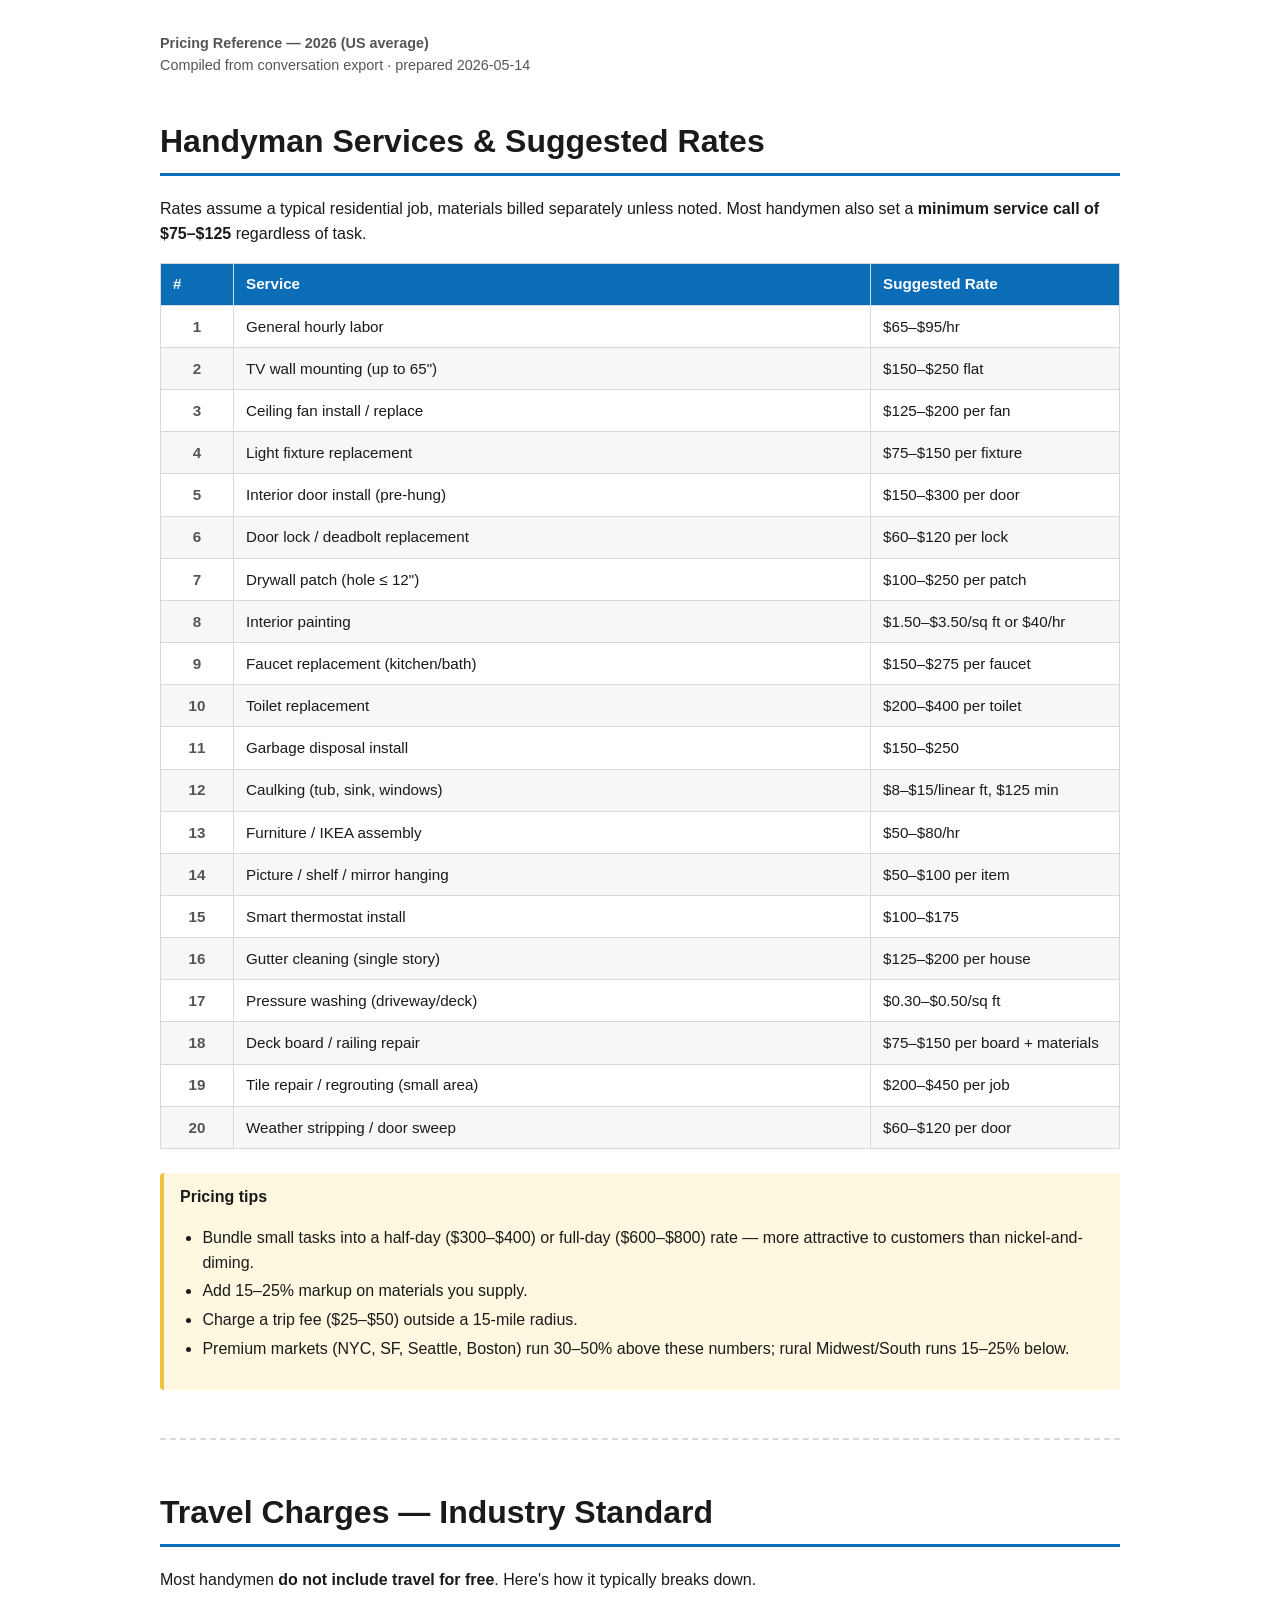
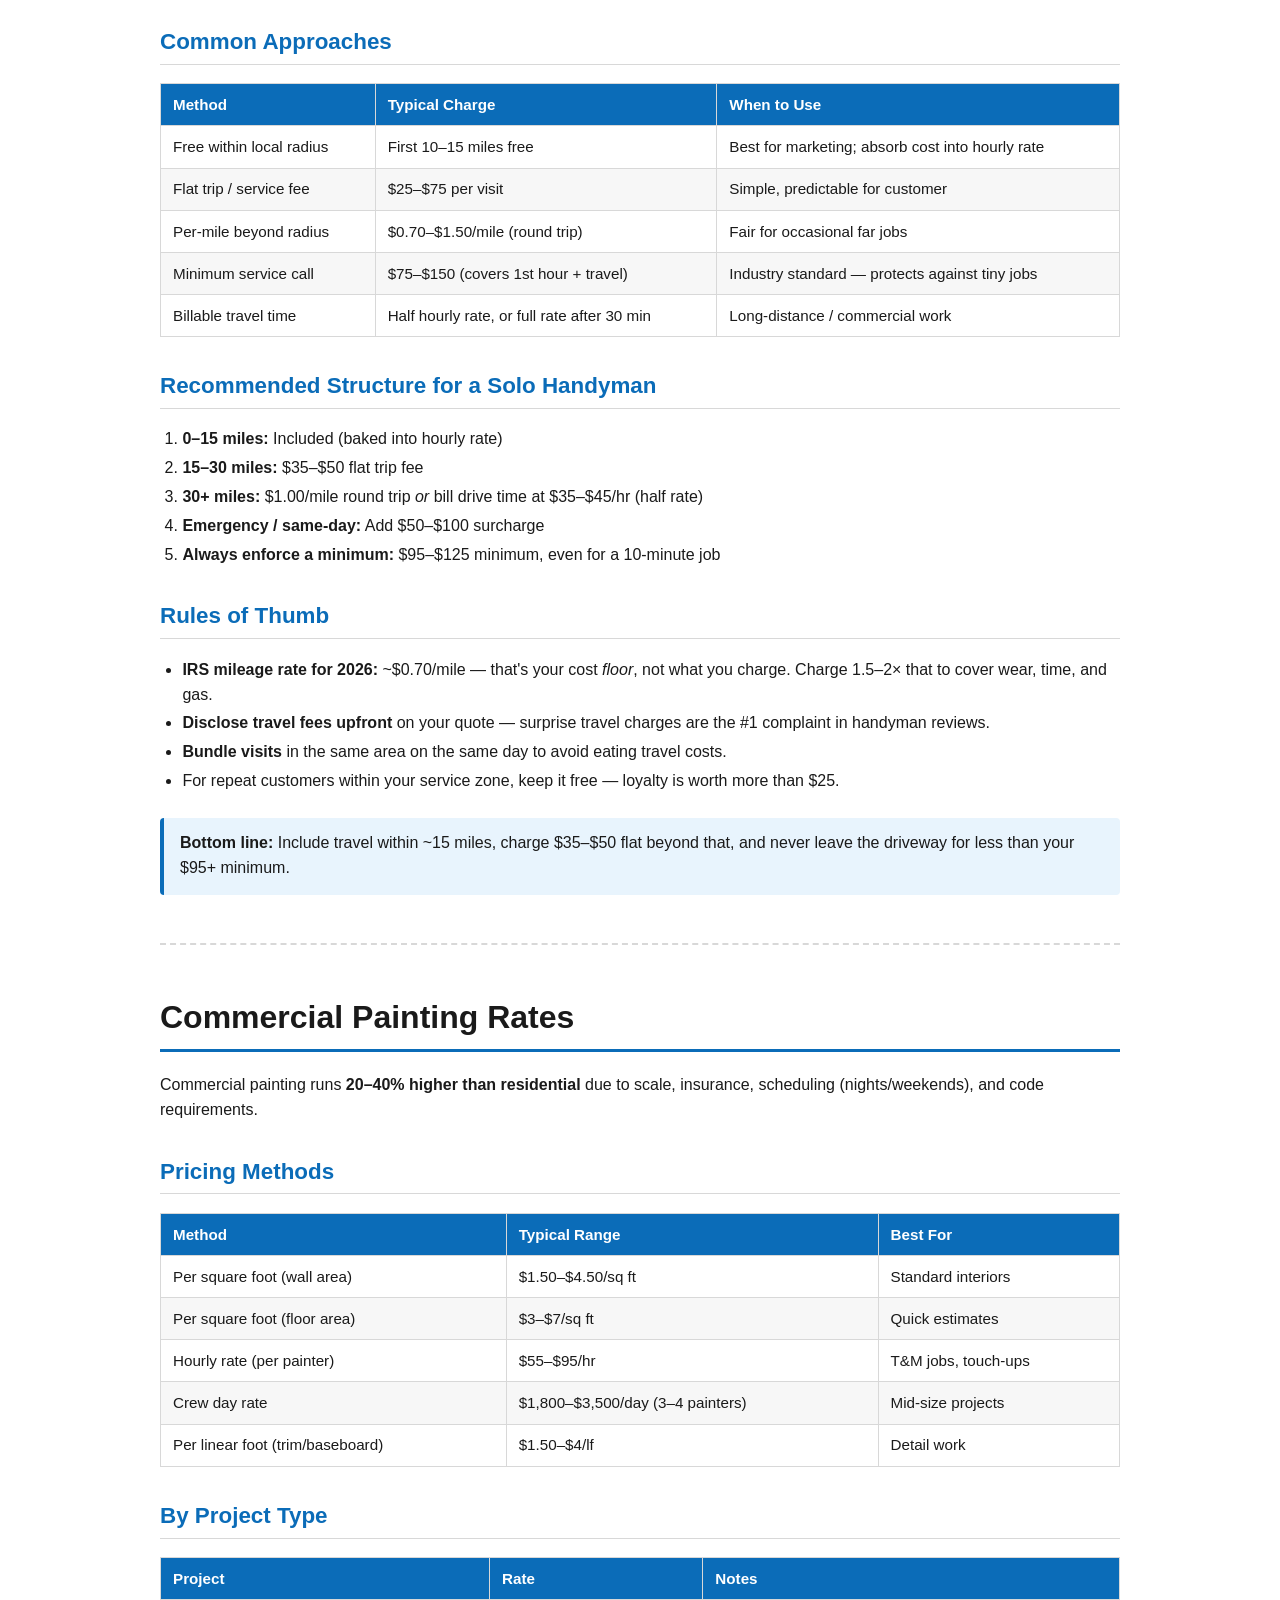
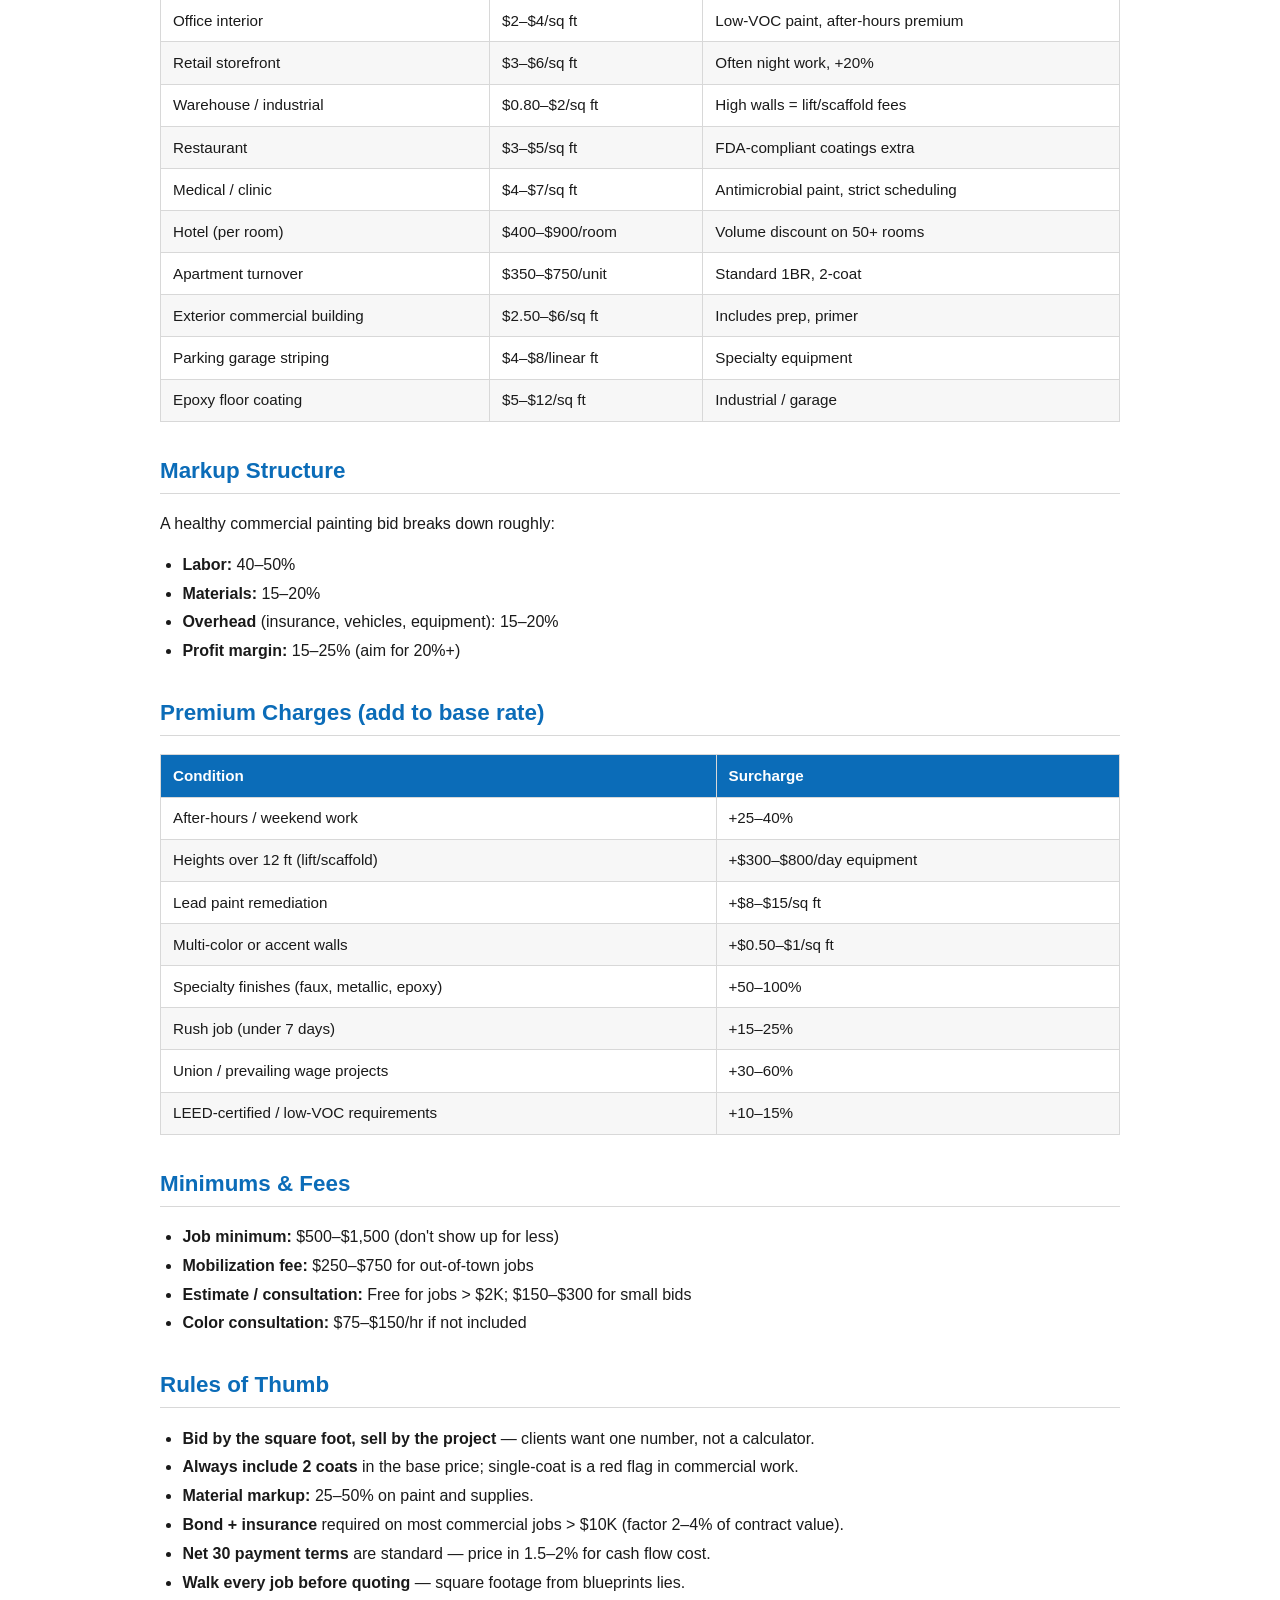
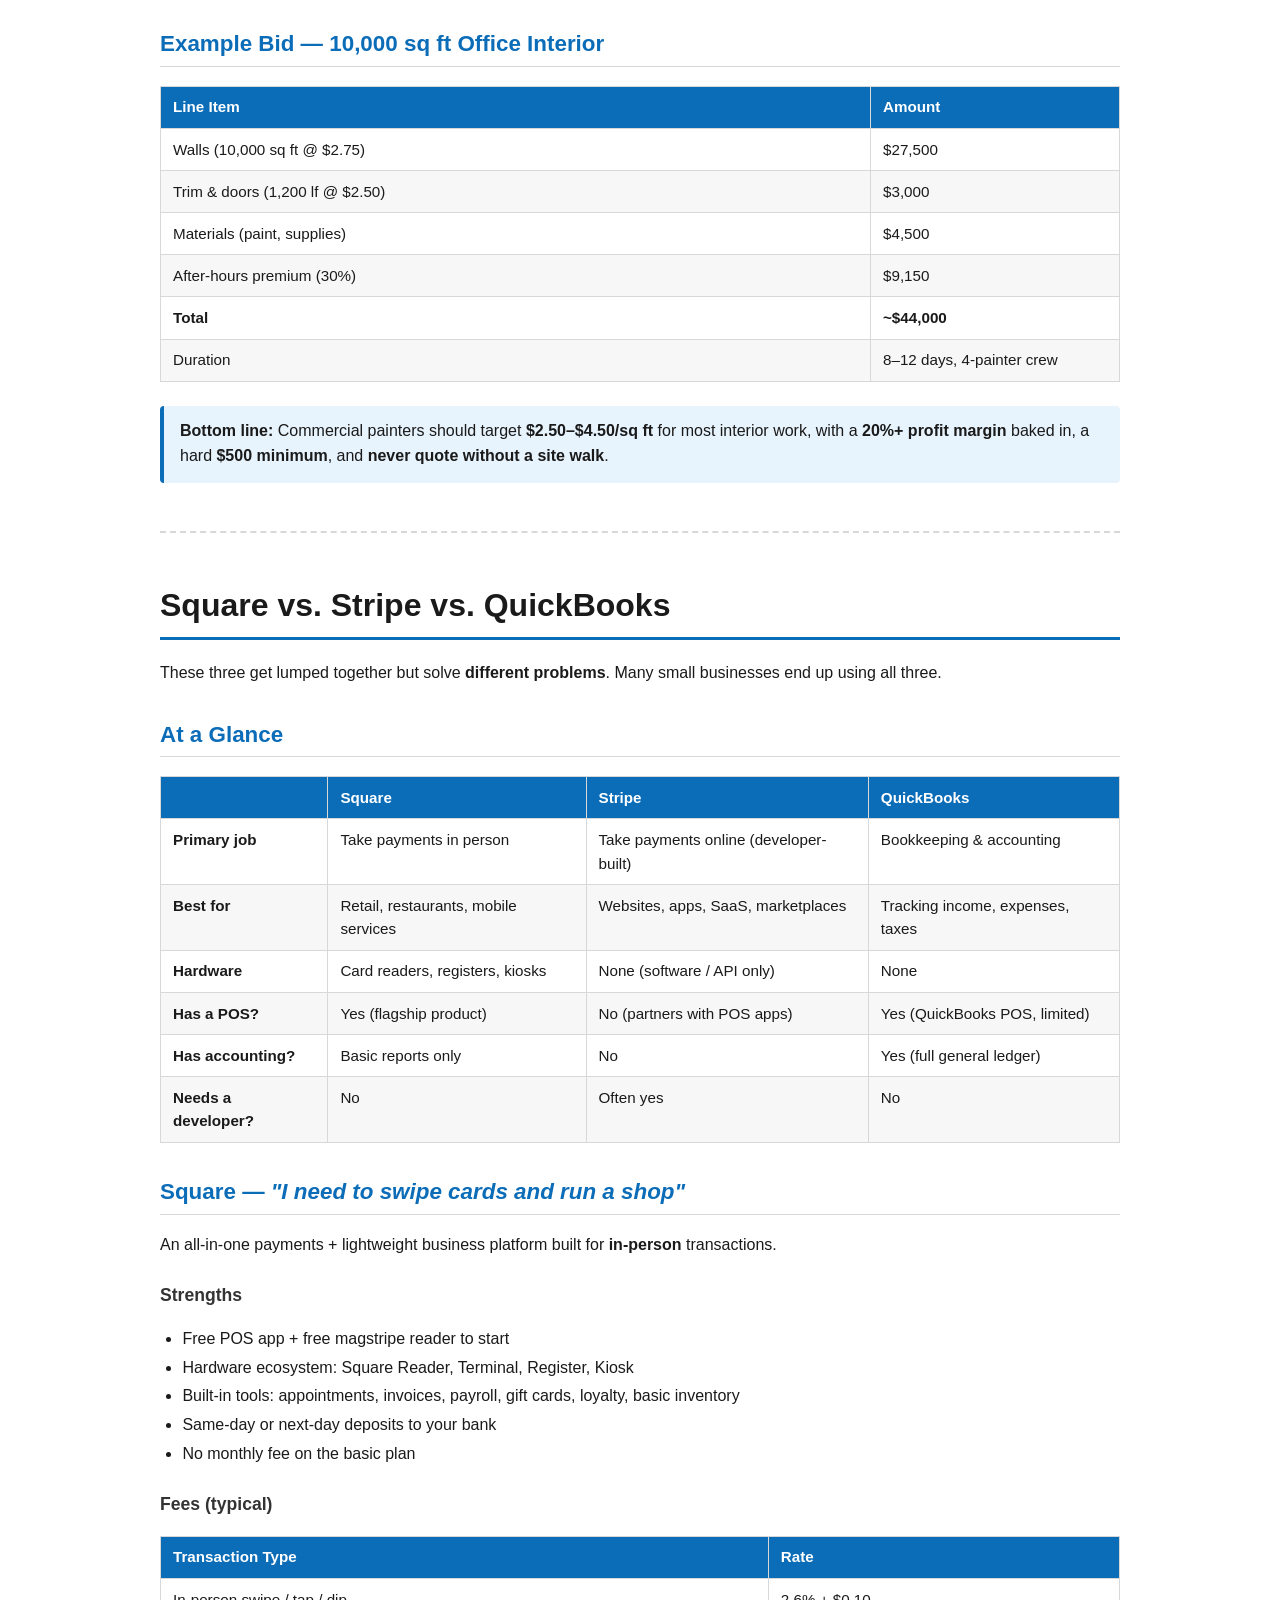
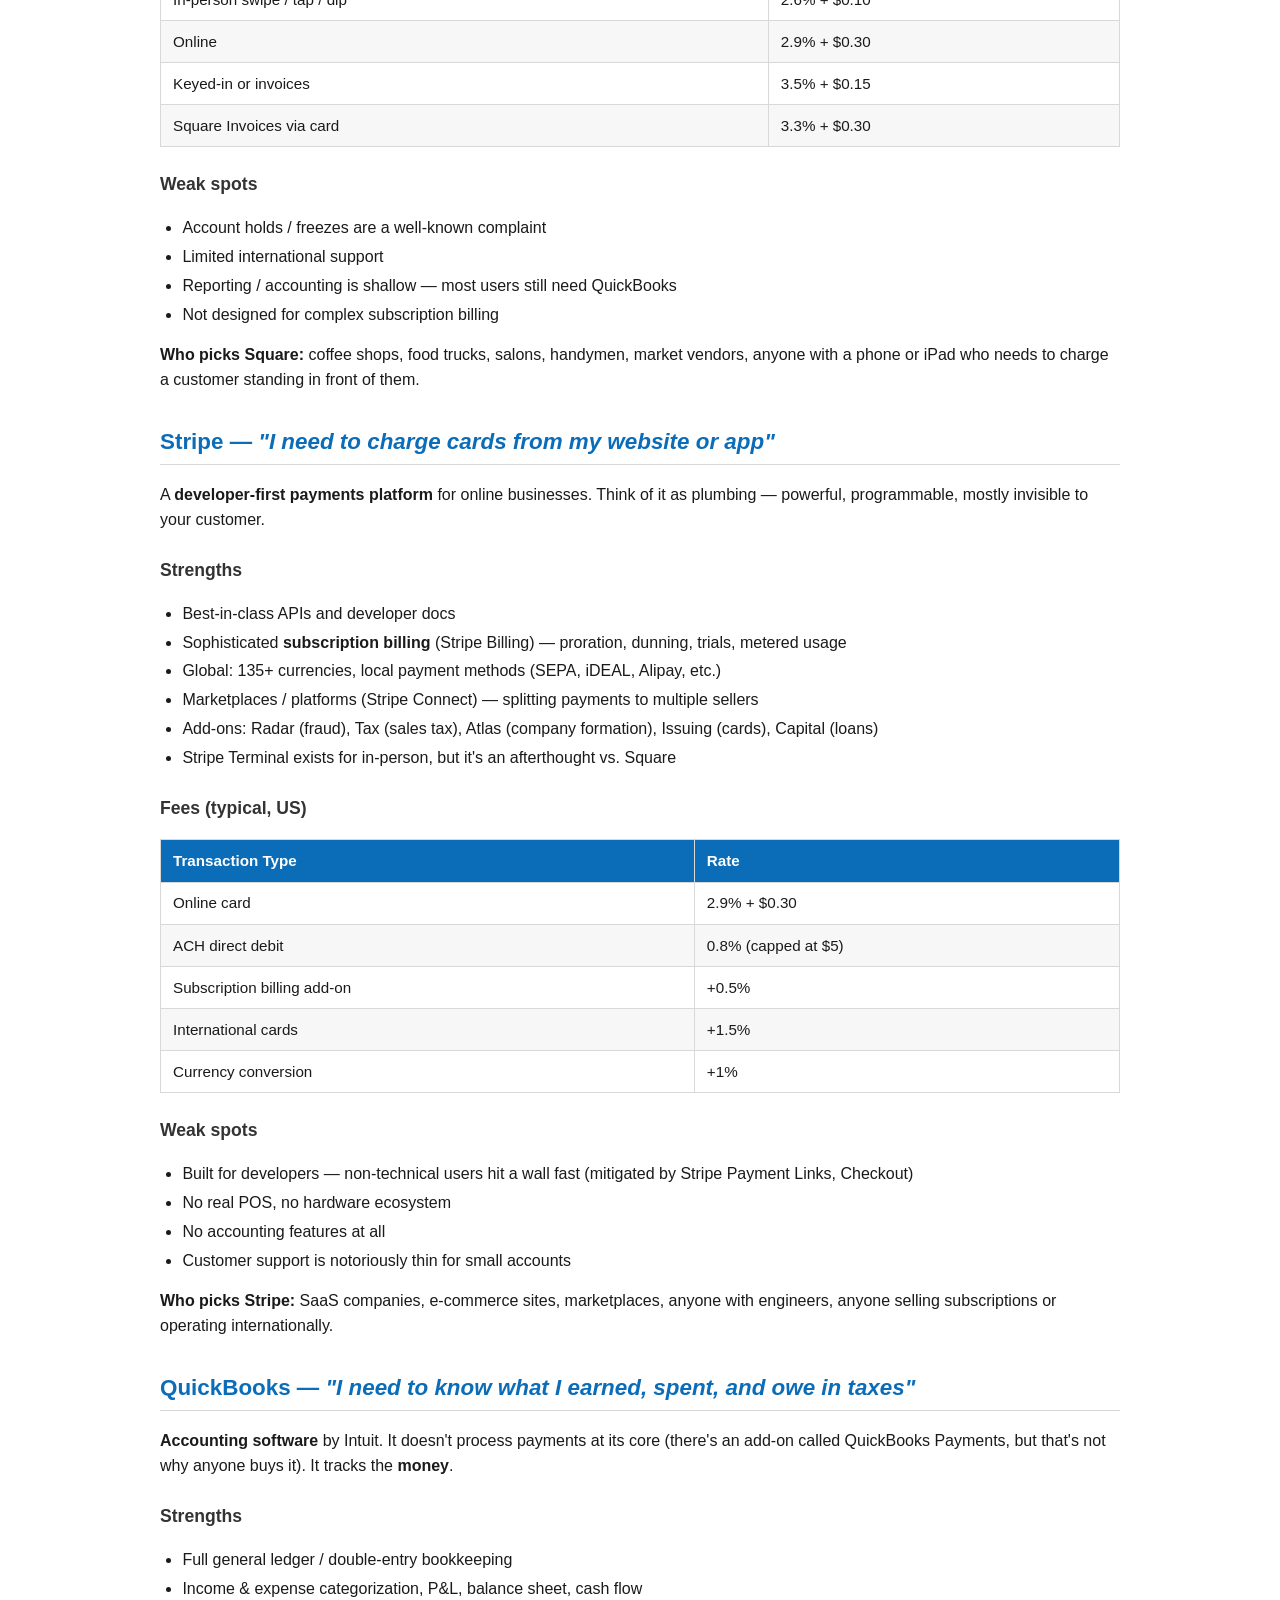
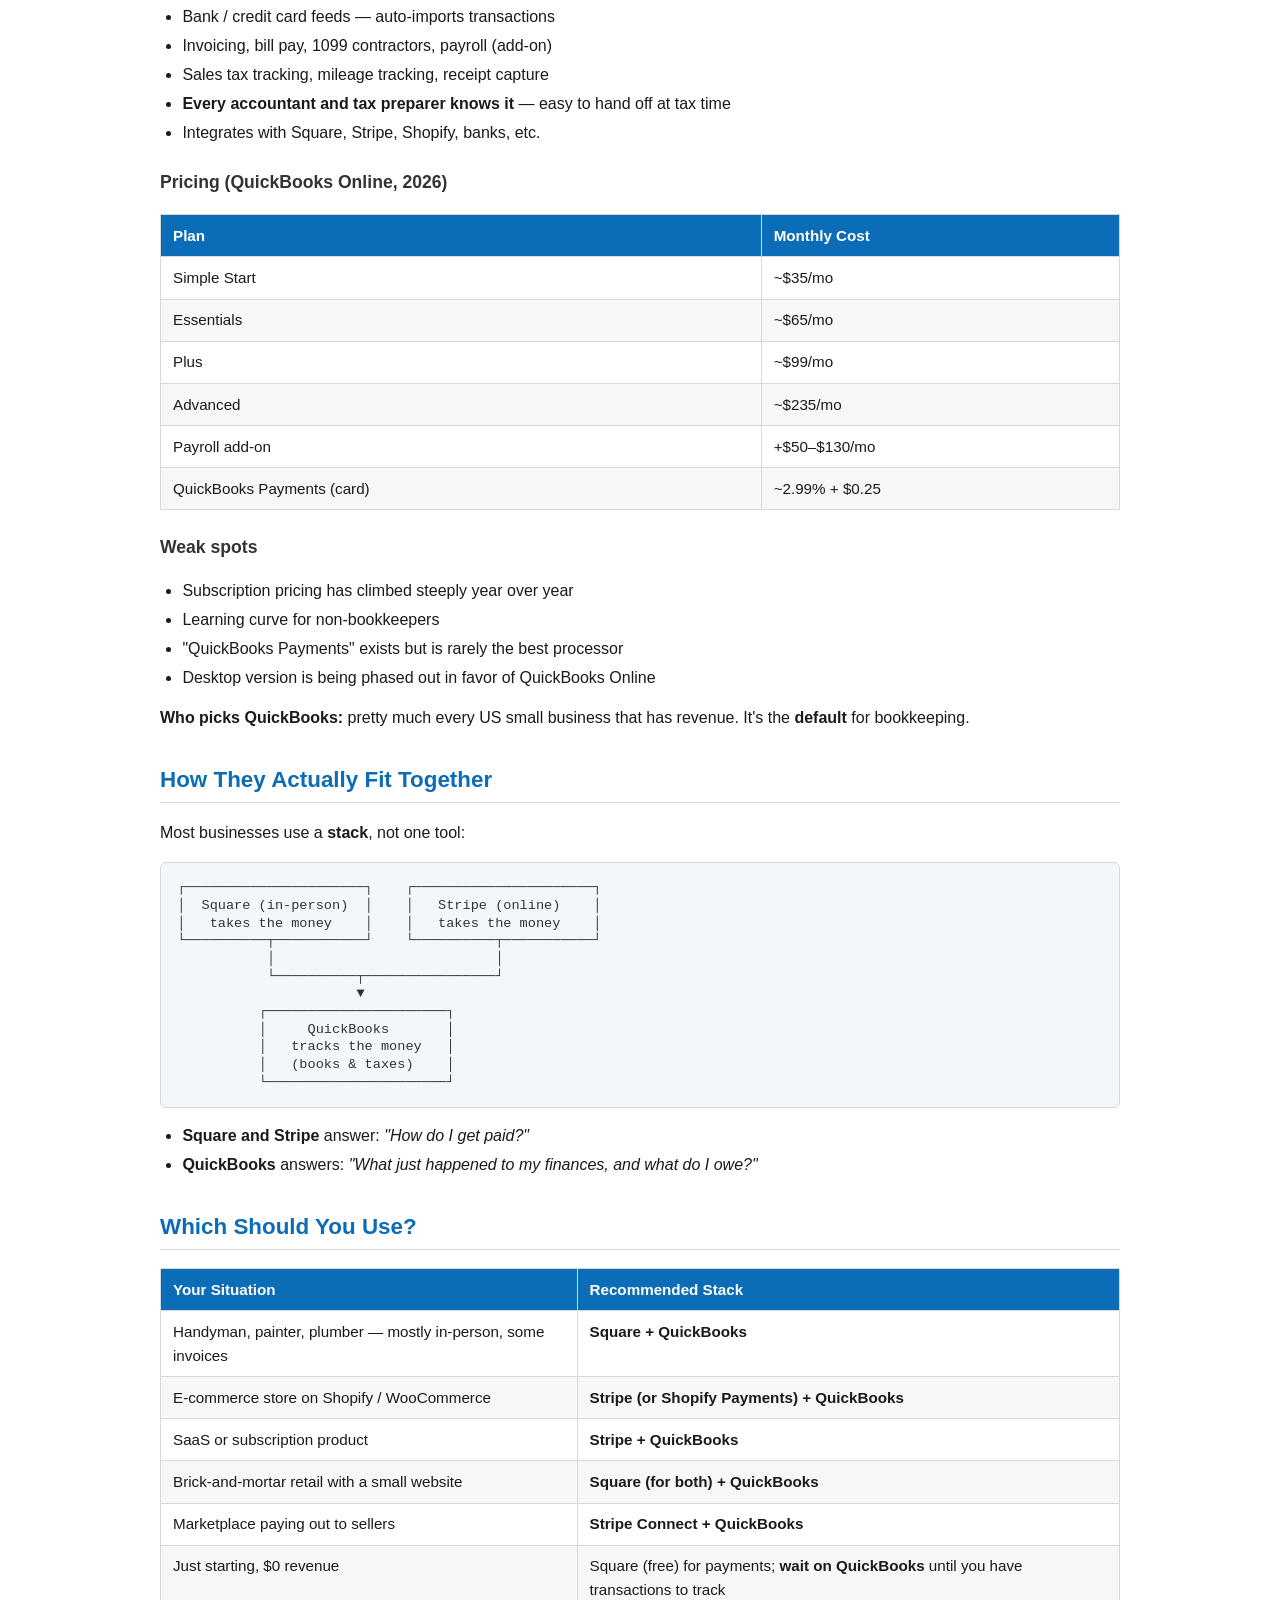
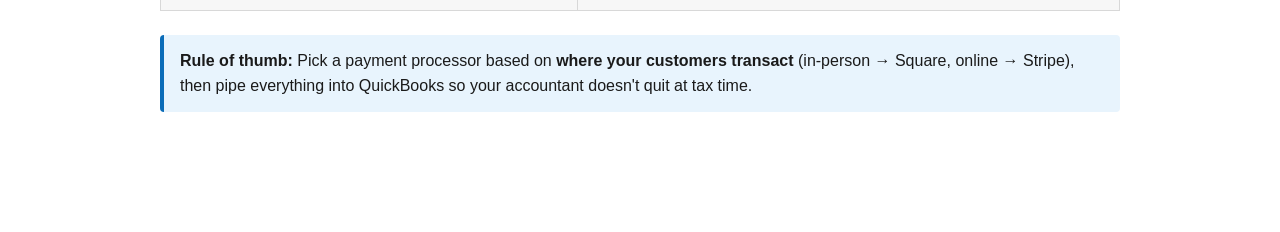
<file: research/2026-05-14-153904-provide-20-items-that-a-handyman-does-as-business.html>
<!DOCTYPE html>
<html lang="en">
<head>
<meta charset="UTF-8">
<meta name="viewport" content="width=device-width, initial-scale=1.0">
<title>Handyman, Painting & Payment Processor Reference — 2026</title>
<style>
  :root {
    --bg: #ffffff;
    --fg: #1a1a1a;
    --muted: #555;
    --accent: #0b6cb8;
    --border: #d8d8d8;
    --row-alt: #f7f7f7;
    --code-bg: #f0f0f0;
    --callout-bg: #fff8e1;
    --callout-border: #f0c040;
  }
  body {
    font-family: -apple-system, BlinkMacSystemFont, "Segoe UI", Roboto, "Helvetica Neue", Arial, sans-serif;
    color: var(--fg);
    background: var(--bg);
    max-width: 960px;
    margin: 2rem auto;
    padding: 0 1.25rem 4rem;
    line-height: 1.55;
  }
  h1 {
    font-size: 2rem;
    border-bottom: 3px solid var(--accent);
    padding-bottom: 0.4rem;
    margin-top: 2.5rem;
  }
  h2 {
    font-size: 1.4rem;
    color: var(--accent);
    margin-top: 2rem;
    border-bottom: 1px solid var(--border);
    padding-bottom: 0.25rem;
  }
  h3 {
    font-size: 1.1rem;
    margin-top: 1.5rem;
    color: #333;
  }
  table {
    border-collapse: collapse;
    width: 100%;
    margin: 1rem 0 1.5rem;
    font-size: 0.95rem;
  }
  th, td {
    border: 1px solid var(--border);
    padding: 0.55rem 0.75rem;
    text-align: left;
    vertical-align: top;
  }
  th {
    background: var(--accent);
    color: #fff;
    font-weight: 600;
  }
  tr:nth-child(even) td {
    background: var(--row-alt);
  }
  td.num { text-align: center; width: 3rem; font-weight: 600; color: var(--muted); }
  td.rate { white-space: nowrap; font-variant-numeric: tabular-nums; }
  ul, ol { padding-left: 1.4rem; }
  li { margin: 0.25rem 0; }
  .callout {
    background: var(--callout-bg);
    border-left: 4px solid var(--callout-border);
    padding: 0.75rem 1rem;
    margin: 1.25rem 0;
    border-radius: 4px;
  }
  .bottom-line {
    background: #e8f4fd;
    border-left: 4px solid var(--accent);
    padding: 0.85rem 1rem;
    margin: 1.5rem 0;
    border-radius: 4px;
    font-weight: 500;
  }
  code {
    background: var(--code-bg);
    padding: 0.1rem 0.35rem;
    border-radius: 3px;
    font-size: 0.92em;
  }
  .meta {
    color: var(--muted);
    font-size: 0.9rem;
    margin-bottom: 2rem;
  }
  hr {
    border: none;
    border-top: 2px dashed var(--border);
    margin: 3rem 0;
  }
  pre.diagram {
    background: #f4f7fa;
    border: 1px solid var(--border);
    border-radius: 6px;
    padding: 1rem;
    font-family: "Consolas", "Courier New", monospace;
    font-size: 0.85rem;
    line-height: 1.3;
    overflow-x: auto;
    color: #333;
  }
  @media print {
    body { max-width: 100%; margin: 0; padding: 0.5rem; }
    h1 { page-break-before: always; }
    h1:first-of-type { page-break-before: auto; }
  }
</style>
</head>
<body>

<header class="meta">
  <strong>Pricing Reference — 2026 (US average)</strong><br>
  Compiled from conversation export · prepared 2026-05-14
</header>

<!-- ============================================================ -->
<!-- SECTION 1: HANDYMAN SERVICES                                  -->
<!-- ============================================================ -->
<h1>Handyman Services &amp; Suggested Rates</h1>

<p>Rates assume a typical residential job, materials billed separately unless noted.
Most handymen also set a <strong>minimum service call of $75–$125</strong> regardless of task.</p>

<table>
  <thead>
    <tr><th style="width:3rem;">#</th><th>Service</th><th style="width:14rem;">Suggested Rate</th></tr>
  </thead>
  <tbody>
    <tr><td class="num">1</td><td>General hourly labor</td><td class="rate">$65–$95/hr</td></tr>
    <tr><td class="num">2</td><td>TV wall mounting (up to 65")</td><td class="rate">$150–$250 flat</td></tr>
    <tr><td class="num">3</td><td>Ceiling fan install / replace</td><td class="rate">$125–$200 per fan</td></tr>
    <tr><td class="num">4</td><td>Light fixture replacement</td><td class="rate">$75–$150 per fixture</td></tr>
    <tr><td class="num">5</td><td>Interior door install (pre-hung)</td><td class="rate">$150–$300 per door</td></tr>
    <tr><td class="num">6</td><td>Door lock / deadbolt replacement</td><td class="rate">$60–$120 per lock</td></tr>
    <tr><td class="num">7</td><td>Drywall patch (hole ≤ 12")</td><td class="rate">$100–$250 per patch</td></tr>
    <tr><td class="num">8</td><td>Interior painting</td><td class="rate">$1.50–$3.50/sq ft or $40/hr</td></tr>
    <tr><td class="num">9</td><td>Faucet replacement (kitchen/bath)</td><td class="rate">$150–$275 per faucet</td></tr>
    <tr><td class="num">10</td><td>Toilet replacement</td><td class="rate">$200–$400 per toilet</td></tr>
    <tr><td class="num">11</td><td>Garbage disposal install</td><td class="rate">$150–$250</td></tr>
    <tr><td class="num">12</td><td>Caulking (tub, sink, windows)</td><td class="rate">$8–$15/linear ft, $125 min</td></tr>
    <tr><td class="num">13</td><td>Furniture / IKEA assembly</td><td class="rate">$50–$80/hr</td></tr>
    <tr><td class="num">14</td><td>Picture / shelf / mirror hanging</td><td class="rate">$50–$100 per item</td></tr>
    <tr><td class="num">15</td><td>Smart thermostat install</td><td class="rate">$100–$175</td></tr>
    <tr><td class="num">16</td><td>Gutter cleaning (single story)</td><td class="rate">$125–$200 per house</td></tr>
    <tr><td class="num">17</td><td>Pressure washing (driveway/deck)</td><td class="rate">$0.30–$0.50/sq ft</td></tr>
    <tr><td class="num">18</td><td>Deck board / railing repair</td><td class="rate">$75–$150 per board + materials</td></tr>
    <tr><td class="num">19</td><td>Tile repair / regrouting (small area)</td><td class="rate">$200–$450 per job</td></tr>
    <tr><td class="num">20</td><td>Weather stripping / door sweep</td><td class="rate">$60–$120 per door</td></tr>
  </tbody>
</table>

<div class="callout">
  <strong>Pricing tips</strong>
  <ul>
    <li>Bundle small tasks into a half-day ($300–$400) or full-day ($600–$800) rate — more attractive to customers than nickel-and-diming.</li>
    <li>Add 15–25% markup on materials you supply.</li>
    <li>Charge a trip fee ($25–$50) outside a 15-mile radius.</li>
    <li>Premium markets (NYC, SF, Seattle, Boston) run 30–50% above these numbers; rural Midwest/South runs 15–25% below.</li>
  </ul>
</div>

<hr>

<!-- ============================================================ -->
<!-- SECTION 2: TRAVEL CHARGES                                     -->
<!-- ============================================================ -->
<h1>Travel Charges — Industry Standard</h1>

<p>Most handymen <strong>do not include travel for free</strong>. Here's how it typically breaks down.</p>

<h2>Common Approaches</h2>
<table>
  <thead>
    <tr><th>Method</th><th>Typical Charge</th><th>When to Use</th></tr>
  </thead>
  <tbody>
    <tr><td>Free within local radius</td><td class="rate">First 10–15 miles free</td><td>Best for marketing; absorb cost into hourly rate</td></tr>
    <tr><td>Flat trip / service fee</td><td class="rate">$25–$75 per visit</td><td>Simple, predictable for customer</td></tr>
    <tr><td>Per-mile beyond radius</td><td class="rate">$0.70–$1.50/mile (round trip)</td><td>Fair for occasional far jobs</td></tr>
    <tr><td>Minimum service call</td><td class="rate">$75–$150 (covers 1st hour + travel)</td><td>Industry standard — protects against tiny jobs</td></tr>
    <tr><td>Billable travel time</td><td class="rate">Half hourly rate, or full rate after 30 min</td><td>Long-distance / commercial work</td></tr>
  </tbody>
</table>

<h2>Recommended Structure for a Solo Handyman</h2>
<ol>
  <li><strong>0–15 miles:</strong> Included (baked into hourly rate)</li>
  <li><strong>15–30 miles:</strong> $35–$50 flat trip fee</li>
  <li><strong>30+ miles:</strong> $1.00/mile round trip <em>or</em> bill drive time at $35–$45/hr (half rate)</li>
  <li><strong>Emergency / same-day:</strong> Add $50–$100 surcharge</li>
  <li><strong>Always enforce a minimum:</strong> $95–$125 minimum, even for a 10-minute job</li>
</ol>

<h2>Rules of Thumb</h2>
<ul>
  <li><strong>IRS mileage rate for 2026:</strong> ~$0.70/mile — that's your cost <em>floor</em>, not what you charge. Charge 1.5–2× that to cover wear, time, and gas.</li>
  <li><strong>Disclose travel fees upfront</strong> on your quote — surprise travel charges are the #1 complaint in handyman reviews.</li>
  <li><strong>Bundle visits</strong> in the same area on the same day to avoid eating travel costs.</li>
  <li>For repeat customers within your service zone, keep it free — loyalty is worth more than $25.</li>
</ul>

<div class="bottom-line">
  <strong>Bottom line:</strong> Include travel within ~15 miles, charge $35–$50 flat beyond that, and never leave the driveway for less than your $95+ minimum.
</div>

<hr>

<!-- ============================================================ -->
<!-- SECTION 3: COMMERCIAL PAINTING                                -->
<!-- ============================================================ -->
<h1>Commercial Painting Rates</h1>

<p>Commercial painting runs <strong>20–40% higher than residential</strong> due to scale, insurance, scheduling (nights/weekends), and code requirements.</p>

<h2>Pricing Methods</h2>
<table>
  <thead>
    <tr><th>Method</th><th>Typical Range</th><th>Best For</th></tr>
  </thead>
  <tbody>
    <tr><td>Per square foot (wall area)</td><td class="rate">$1.50–$4.50/sq ft</td><td>Standard interiors</td></tr>
    <tr><td>Per square foot (floor area)</td><td class="rate">$3–$7/sq ft</td><td>Quick estimates</td></tr>
    <tr><td>Hourly rate (per painter)</td><td class="rate">$55–$95/hr</td><td>T&amp;M jobs, touch-ups</td></tr>
    <tr><td>Crew day rate</td><td class="rate">$1,800–$3,500/day (3–4 painters)</td><td>Mid-size projects</td></tr>
    <tr><td>Per linear foot (trim/baseboard)</td><td class="rate">$1.50–$4/lf</td><td>Detail work</td></tr>
  </tbody>
</table>

<h2>By Project Type</h2>
<table>
  <thead>
    <tr><th>Project</th><th>Rate</th><th>Notes</th></tr>
  </thead>
  <tbody>
    <tr><td>Office interior</td><td class="rate">$2–$4/sq ft</td><td>Low-VOC paint, after-hours premium</td></tr>
    <tr><td>Retail storefront</td><td class="rate">$3–$6/sq ft</td><td>Often night work, +20%</td></tr>
    <tr><td>Warehouse / industrial</td><td class="rate">$0.80–$2/sq ft</td><td>High walls = lift/scaffold fees</td></tr>
    <tr><td>Restaurant</td><td class="rate">$3–$5/sq ft</td><td>FDA-compliant coatings extra</td></tr>
    <tr><td>Medical / clinic</td><td class="rate">$4–$7/sq ft</td><td>Antimicrobial paint, strict scheduling</td></tr>
    <tr><td>Hotel (per room)</td><td class="rate">$400–$900/room</td><td>Volume discount on 50+ rooms</td></tr>
    <tr><td>Apartment turnover</td><td class="rate">$350–$750/unit</td><td>Standard 1BR, 2-coat</td></tr>
    <tr><td>Exterior commercial building</td><td class="rate">$2.50–$6/sq ft</td><td>Includes prep, primer</td></tr>
    <tr><td>Parking garage striping</td><td class="rate">$4–$8/linear ft</td><td>Specialty equipment</td></tr>
    <tr><td>Epoxy floor coating</td><td class="rate">$5–$12/sq ft</td><td>Industrial / garage</td></tr>
  </tbody>
</table>

<h2>Markup Structure</h2>
<p>A healthy commercial painting bid breaks down roughly:</p>
<ul>
  <li><strong>Labor:</strong> 40–50%</li>
  <li><strong>Materials:</strong> 15–20%</li>
  <li><strong>Overhead</strong> (insurance, vehicles, equipment): 15–20%</li>
  <li><strong>Profit margin:</strong> 15–25% (aim for 20%+)</li>
</ul>

<h2>Premium Charges (add to base rate)</h2>
<table>
  <thead>
    <tr><th>Condition</th><th>Surcharge</th></tr>
  </thead>
  <tbody>
    <tr><td>After-hours / weekend work</td><td class="rate">+25–40%</td></tr>
    <tr><td>Heights over 12 ft (lift/scaffold)</td><td class="rate">+$300–$800/day equipment</td></tr>
    <tr><td>Lead paint remediation</td><td class="rate">+$8–$15/sq ft</td></tr>
    <tr><td>Multi-color or accent walls</td><td class="rate">+$0.50–$1/sq ft</td></tr>
    <tr><td>Specialty finishes (faux, metallic, epoxy)</td><td class="rate">+50–100%</td></tr>
    <tr><td>Rush job (under 7 days)</td><td class="rate">+15–25%</td></tr>
    <tr><td>Union / prevailing wage projects</td><td class="rate">+30–60%</td></tr>
    <tr><td>LEED-certified / low-VOC requirements</td><td class="rate">+10–15%</td></tr>
  </tbody>
</table>

<h2>Minimums &amp; Fees</h2>
<ul>
  <li><strong>Job minimum:</strong> $500–$1,500 (don't show up for less)</li>
  <li><strong>Mobilization fee:</strong> $250–$750 for out-of-town jobs</li>
  <li><strong>Estimate / consultation:</strong> Free for jobs &gt; $2K; $150–$300 for small bids</li>
  <li><strong>Color consultation:</strong> $75–$150/hr if not included</li>
</ul>

<h2>Rules of Thumb</h2>
<ul>
  <li><strong>Bid by the square foot, sell by the project</strong> — clients want one number, not a calculator.</li>
  <li><strong>Always include 2 coats</strong> in the base price; single-coat is a red flag in commercial work.</li>
  <li><strong>Material markup:</strong> 25–50% on paint and supplies.</li>
  <li><strong>Bond + insurance</strong> required on most commercial jobs &gt; $10K (factor 2–4% of contract value).</li>
  <li><strong>Net 30 payment terms</strong> are standard — price in 1.5–2% for cash flow cost.</li>
  <li><strong>Walk every job before quoting</strong> — square footage from blueprints lies.</li>
</ul>

<h2>Example Bid — 10,000 sq ft Office Interior</h2>
<table>
  <thead>
    <tr><th>Line Item</th><th style="width:14rem;">Amount</th></tr>
  </thead>
  <tbody>
    <tr><td>Walls (10,000 sq ft @ $2.75)</td><td class="rate">$27,500</td></tr>
    <tr><td>Trim &amp; doors (1,200 lf @ $2.50)</td><td class="rate">$3,000</td></tr>
    <tr><td>Materials (paint, supplies)</td><td class="rate">$4,500</td></tr>
    <tr><td>After-hours premium (30%)</td><td class="rate">$9,150</td></tr>
    <tr><td><strong>Total</strong></td><td class="rate"><strong>~$44,000</strong></td></tr>
    <tr><td>Duration</td><td class="rate">8–12 days, 4-painter crew</td></tr>
  </tbody>
</table>

<div class="bottom-line">
  <strong>Bottom line:</strong> Commercial painters should target <strong>$2.50–$4.50/sq ft</strong> for most interior work, with a <strong>20%+ profit margin</strong> baked in, a hard <strong>$500 minimum</strong>, and <strong>never quote without a site walk</strong>.
</div>

<hr>

<!-- ============================================================ -->
<!-- SECTION 4: SQUARE vs STRIPE vs QUICKBOOKS                     -->
<!-- ============================================================ -->
<h1>Square vs. Stripe vs. QuickBooks</h1>

<p>These three get lumped together but solve <strong>different problems</strong>. Many small businesses end up using all three.</p>

<h2>At a Glance</h2>
<table>
  <thead>
    <tr><th></th><th>Square</th><th>Stripe</th><th>QuickBooks</th></tr>
  </thead>
  <tbody>
    <tr><td><strong>Primary job</strong></td><td>Take payments in person</td><td>Take payments online (developer-built)</td><td>Bookkeeping &amp; accounting</td></tr>
    <tr><td><strong>Best for</strong></td><td>Retail, restaurants, mobile services</td><td>Websites, apps, SaaS, marketplaces</td><td>Tracking income, expenses, taxes</td></tr>
    <tr><td><strong>Hardware</strong></td><td>Card readers, registers, kiosks</td><td>None (software / API only)</td><td>None</td></tr>
    <tr><td><strong>Has a POS?</strong></td><td>Yes (flagship product)</td><td>No (partners with POS apps)</td><td>Yes (QuickBooks POS, limited)</td></tr>
    <tr><td><strong>Has accounting?</strong></td><td>Basic reports only</td><td>No</td><td>Yes (full general ledger)</td></tr>
    <tr><td><strong>Needs a developer?</strong></td><td>No</td><td>Often yes</td><td>No</td></tr>
  </tbody>
</table>

<h2>Square — <em>"I need to swipe cards and run a shop"</em></h2>
<p>An all-in-one payments + lightweight business platform built for <strong>in-person</strong> transactions.</p>

<h3>Strengths</h3>
<ul>
  <li>Free POS app + free magstripe reader to start</li>
  <li>Hardware ecosystem: Square Reader, Terminal, Register, Kiosk</li>
  <li>Built-in tools: appointments, invoices, payroll, gift cards, loyalty, basic inventory</li>
  <li>Same-day or next-day deposits to your bank</li>
  <li>No monthly fee on the basic plan</li>
</ul>

<h3>Fees (typical)</h3>
<table>
  <thead><tr><th>Transaction Type</th><th>Rate</th></tr></thead>
  <tbody>
    <tr><td>In-person swipe / tap / dip</td><td class="rate">2.6% + $0.10</td></tr>
    <tr><td>Online</td><td class="rate">2.9% + $0.30</td></tr>
    <tr><td>Keyed-in or invoices</td><td class="rate">3.5% + $0.15</td></tr>
    <tr><td>Square Invoices via card</td><td class="rate">3.3% + $0.30</td></tr>
  </tbody>
</table>

<h3>Weak spots</h3>
<ul>
  <li>Account holds / freezes are a well-known complaint</li>
  <li>Limited international support</li>
  <li>Reporting / accounting is shallow — most users still need QuickBooks</li>
  <li>Not designed for complex subscription billing</li>
</ul>

<p><strong>Who picks Square:</strong> coffee shops, food trucks, salons, handymen, market vendors, anyone with a phone or iPad who needs to charge a customer standing in front of them.</p>

<h2>Stripe — <em>"I need to charge cards from my website or app"</em></h2>
<p>A <strong>developer-first payments platform</strong> for online businesses. Think of it as plumbing — powerful, programmable, mostly invisible to your customer.</p>

<h3>Strengths</h3>
<ul>
  <li>Best-in-class APIs and developer docs</li>
  <li>Sophisticated <strong>subscription billing</strong> (Stripe Billing) — proration, dunning, trials, metered usage</li>
  <li>Global: 135+ currencies, local payment methods (SEPA, iDEAL, Alipay, etc.)</li>
  <li>Marketplaces / platforms (Stripe Connect) — splitting payments to multiple sellers</li>
  <li>Add-ons: Radar (fraud), Tax (sales tax), Atlas (company formation), Issuing (cards), Capital (loans)</li>
  <li>Stripe Terminal exists for in-person, but it's an afterthought vs. Square</li>
</ul>

<h3>Fees (typical, US)</h3>
<table>
  <thead><tr><th>Transaction Type</th><th>Rate</th></tr></thead>
  <tbody>
    <tr><td>Online card</td><td class="rate">2.9% + $0.30</td></tr>
    <tr><td>ACH direct debit</td><td class="rate">0.8% (capped at $5)</td></tr>
    <tr><td>Subscription billing add-on</td><td class="rate">+0.5%</td></tr>
    <tr><td>International cards</td><td class="rate">+1.5%</td></tr>
    <tr><td>Currency conversion</td><td class="rate">+1%</td></tr>
  </tbody>
</table>

<h3>Weak spots</h3>
<ul>
  <li>Built for developers — non-technical users hit a wall fast (mitigated by Stripe Payment Links, Checkout)</li>
  <li>No real POS, no hardware ecosystem</li>
  <li>No accounting features at all</li>
  <li>Customer support is notoriously thin for small accounts</li>
</ul>

<p><strong>Who picks Stripe:</strong> SaaS companies, e-commerce sites, marketplaces, anyone with engineers, anyone selling subscriptions or operating internationally.</p>

<h2>QuickBooks — <em>"I need to know what I earned, spent, and owe in taxes"</em></h2>
<p><strong>Accounting software</strong> by Intuit. It doesn't process payments at its core (there's an add-on called QuickBooks Payments, but that's not why anyone buys it). It tracks the <strong>money</strong>.</p>

<h3>Strengths</h3>
<ul>
  <li>Full general ledger / double-entry bookkeeping</li>
  <li>Income &amp; expense categorization, P&amp;L, balance sheet, cash flow</li>
  <li>Bank / credit card feeds — auto-imports transactions</li>
  <li>Invoicing, bill pay, 1099 contractors, payroll (add-on)</li>
  <li>Sales tax tracking, mileage tracking, receipt capture</li>
  <li><strong>Every accountant and tax preparer knows it</strong> — easy to hand off at tax time</li>
  <li>Integrates with Square, Stripe, Shopify, banks, etc.</li>
</ul>

<h3>Pricing (QuickBooks Online, 2026)</h3>
<table>
  <thead><tr><th>Plan</th><th>Monthly Cost</th></tr></thead>
  <tbody>
    <tr><td>Simple Start</td><td class="rate">~$35/mo</td></tr>
    <tr><td>Essentials</td><td class="rate">~$65/mo</td></tr>
    <tr><td>Plus</td><td class="rate">~$99/mo</td></tr>
    <tr><td>Advanced</td><td class="rate">~$235/mo</td></tr>
    <tr><td>Payroll add-on</td><td class="rate">+$50–$130/mo</td></tr>
    <tr><td>QuickBooks Payments (card)</td><td class="rate">~2.99% + $0.25</td></tr>
  </tbody>
</table>

<h3>Weak spots</h3>
<ul>
  <li>Subscription pricing has climbed steeply year over year</li>
  <li>Learning curve for non-bookkeepers</li>
  <li>"QuickBooks Payments" exists but is rarely the best processor</li>
  <li>Desktop version is being phased out in favor of QuickBooks Online</li>
</ul>

<p><strong>Who picks QuickBooks:</strong> pretty much every US small business that has revenue. It's the <strong>default</strong> for bookkeeping.</p>

<h2>How They Actually Fit Together</h2>
<p>Most businesses use a <strong>stack</strong>, not one tool:</p>

<pre class="diagram">
┌──────────────────────┐    ┌──────────────────────┐
│  Square (in-person)  │    │   Stripe (online)    │
│   takes the money    │    │   takes the money    │
└──────────┬───────────┘    └──────────┬───────────┘
           │                           │
           └──────────┬────────────────┘
                      ▼
          ┌──────────────────────┐
          │     QuickBooks       │
          │   tracks the money   │
          │   (books &amp; taxes)    │
          └──────────────────────┘
</pre>

<ul>
  <li><strong>Square and Stripe</strong> answer: <em>"How do I get paid?"</em></li>
  <li><strong>QuickBooks</strong> answers: <em>"What just happened to my finances, and what do I owe?"</em></li>
</ul>

<h2>Which Should You Use?</h2>
<table>
  <thead>
    <tr><th>Your Situation</th><th>Recommended Stack</th></tr>
  </thead>
  <tbody>
    <tr><td>Handyman, painter, plumber — mostly in-person, some invoices</td><td><strong>Square + QuickBooks</strong></td></tr>
    <tr><td>E-commerce store on Shopify / WooCommerce</td><td><strong>Stripe (or Shopify Payments) + QuickBooks</strong></td></tr>
    <tr><td>SaaS or subscription product</td><td><strong>Stripe + QuickBooks</strong></td></tr>
    <tr><td>Brick-and-mortar retail with a small website</td><td><strong>Square (for both) + QuickBooks</strong></td></tr>
    <tr><td>Marketplace paying out to sellers</td><td><strong>Stripe Connect + QuickBooks</strong></td></tr>
    <tr><td>Just starting, $0 revenue</td><td>Square (free) for payments; <strong>wait on QuickBooks</strong> until you have transactions to track</td></tr>
  </tbody>
</table>

<div class="bottom-line">
  <strong>Rule of thumb:</strong> Pick a payment processor based on <strong>where your customers transact</strong> (in-person → Square, online → Stripe), then pipe everything into QuickBooks so your accountant doesn't quit at tax time.
</div>

</body>
</html>
</file>
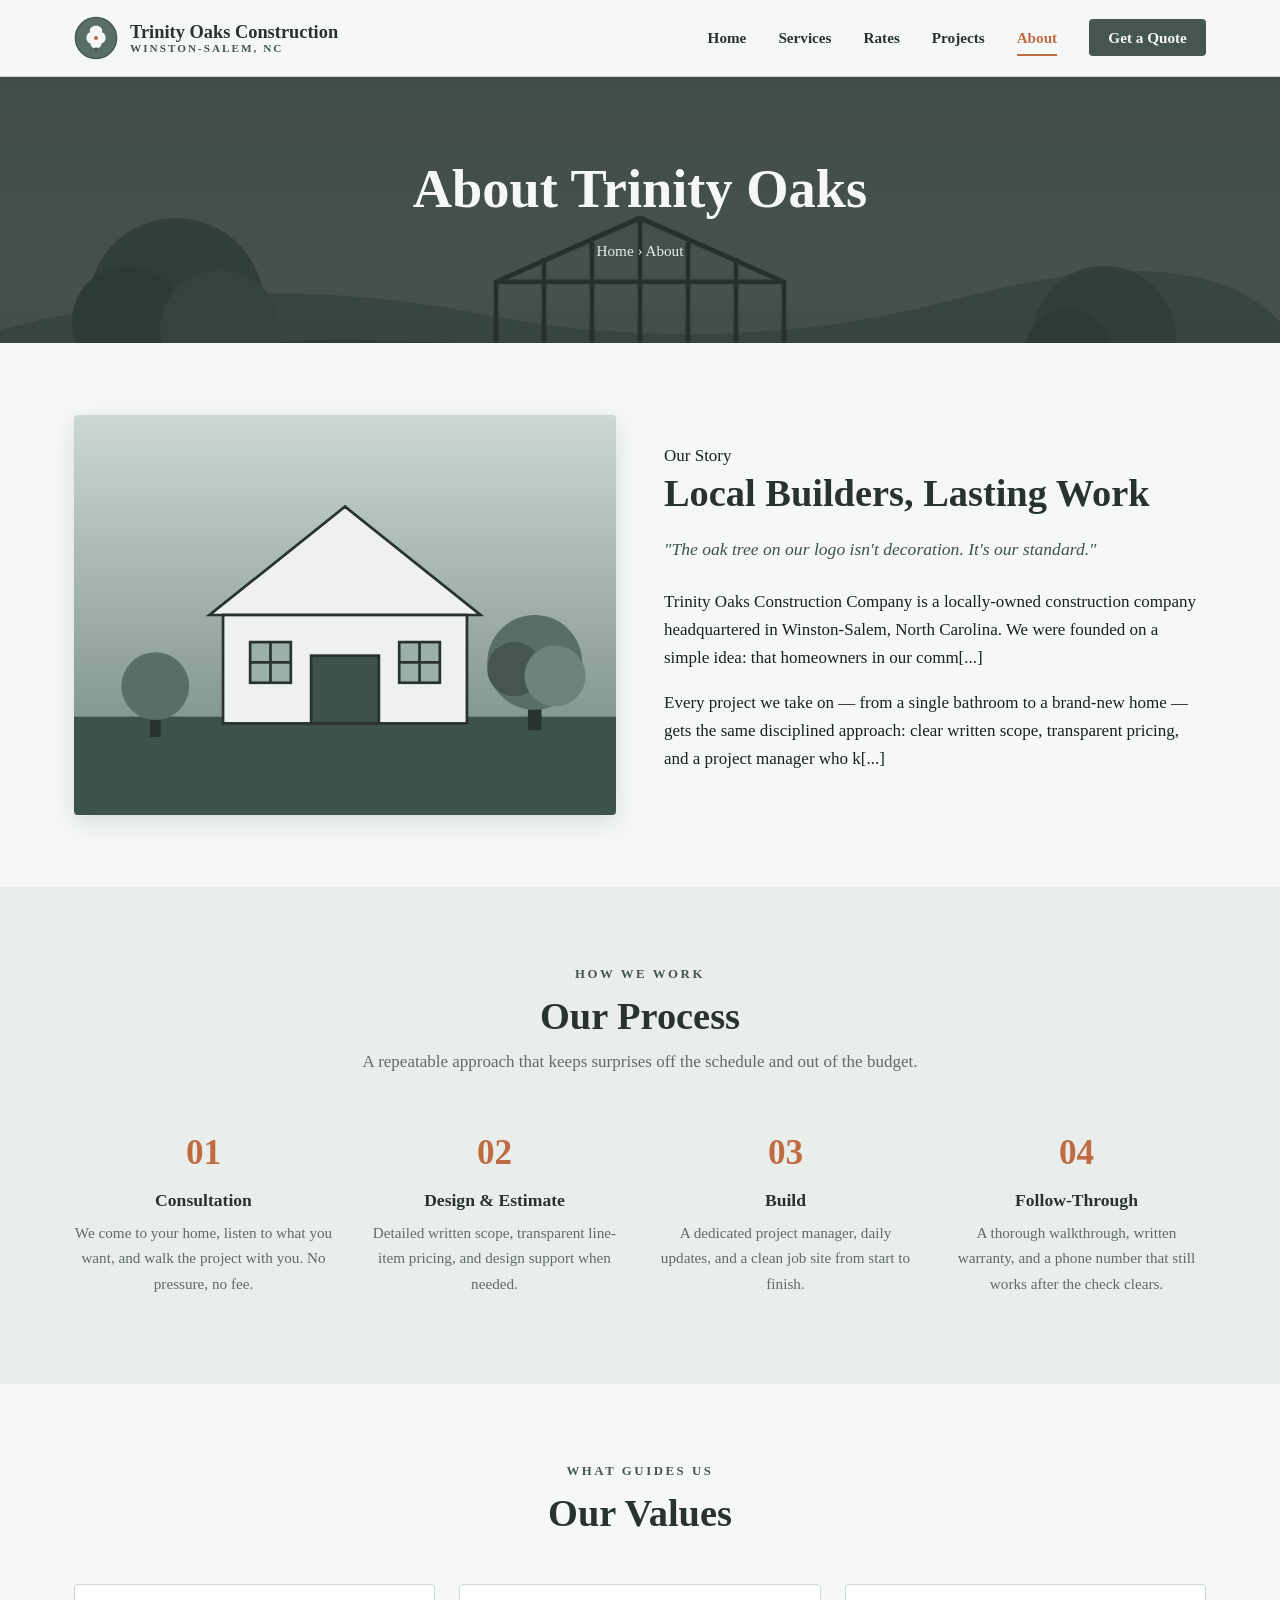
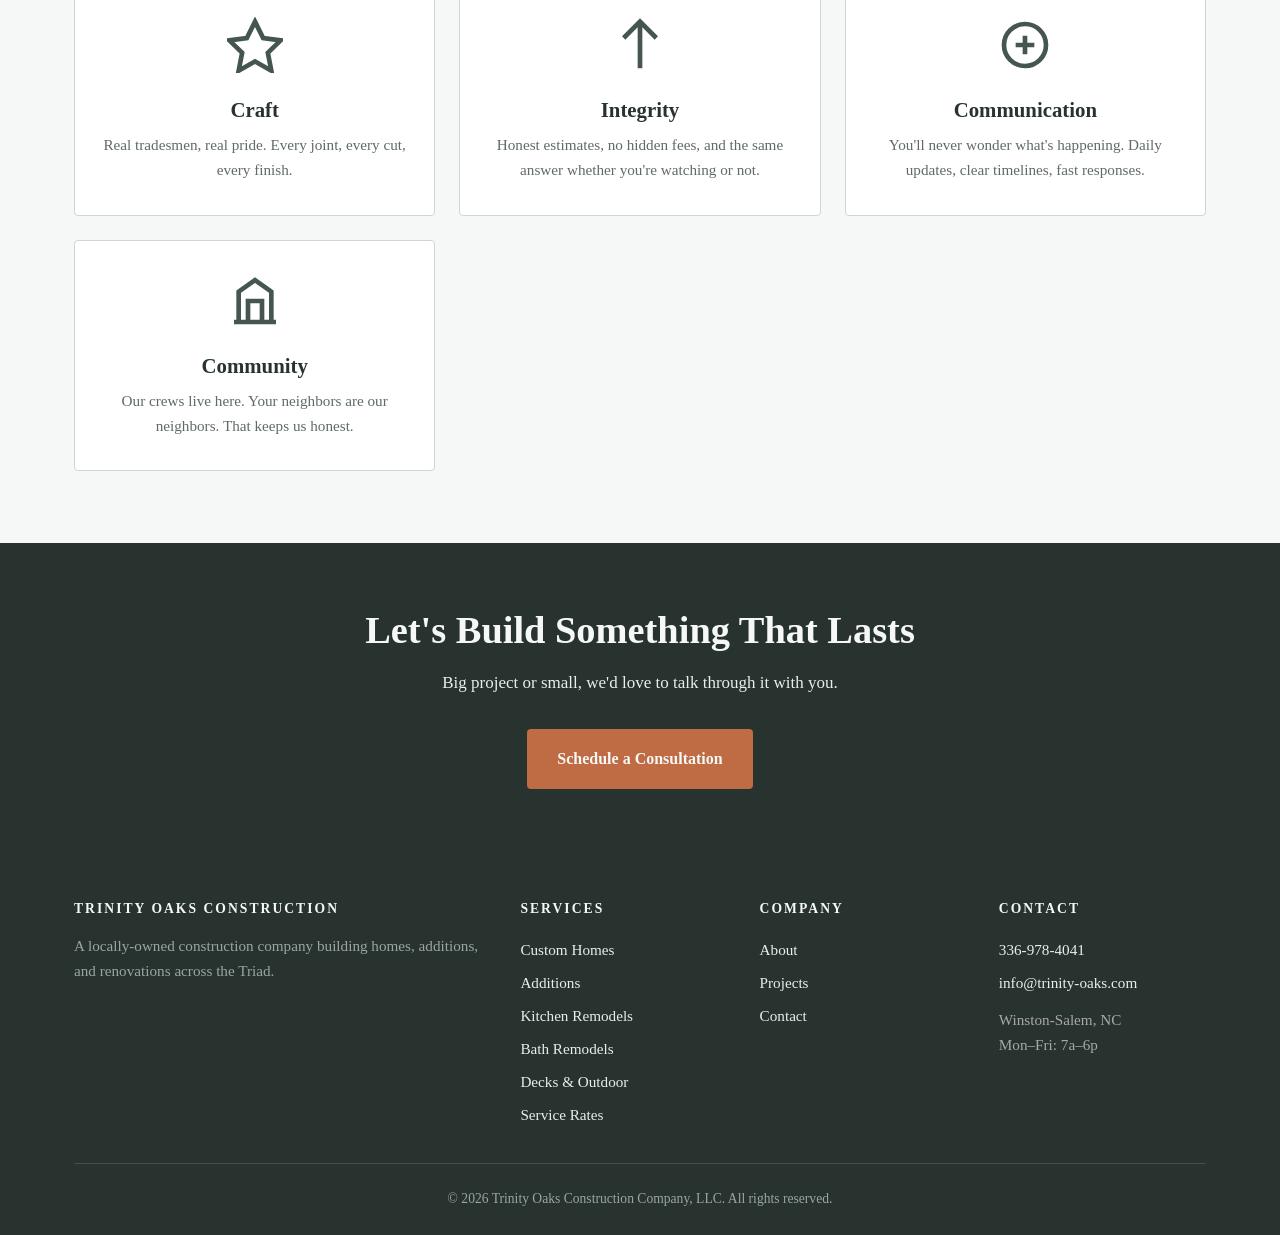
<file: site/about.html>
<!DOCTYPE html>
<html lang="en">
<head>
  <meta charset="UTF-8">
  <meta name="viewport" content="width=device-width, initial-scale=1.0">
  <title>About | Trinity Oaks Construction Company</title>
  <meta name="description" content="Trinity Oaks Construction Company is a locally-owned construction company in Winston-Salem, NC. Learn about our values, our process, and the team behind the work.">
  <link rel="icon" type="image/svg+xml" href="images/logo.svg">
  <link rel="stylesheet" href="css/styles.css">
  <link rel="canonical" href="https://trinity-oaks.com/about.html">
</head>
<body>
  <header class="site-header">
    <div class="header-inner">
      <a class="brand" href="index.html">
        <img class="brand-mark" src="images/logo.svg" alt="">
        <span class="brand-text">
          Trinity Oaks Construction
          <small>Winston-Salem, NC</small>
        </span>
      </a>
      <button class="nav-toggle" aria-label="Toggle menu" aria-expanded="false">&#9776;</button>
      <nav>
        <ul class="nav-list">
          <li><a href="index.html">Home</a></li>
          <li><a href="services.html">Services</a></li>
          <li><a href="rates.html">Rates</a></li>
          <li><a href="projects.html">Projects</a></li>
          <li><a href="about.html" class="active">About</a></li>
          <li><a href="contact.html" class="nav-cta">Get a Quote</a></li>
        </ul>
      </nav>
    </div>
  </header>

  <main>
    <section class="page-header">
      <div>
        <h1>About Trinity Oaks</h1>
        <p class="breadcrumb"><a href="index.html">Home</a> &rsaquo; About</p>
      </div>
    </section>

    <section>
      <div class="container">
        <div class="about-grid">
          <div class="about-image" role="img" aria-label="A finished home built by Trinity Oaks"></div>
          <div class="about-text">
            <span class="eyebrow">Our Story</span>
            <h2>Local Builders, Lasting Work</h2>
            <p class="lead">"The oak tree on our logo isn't decoration. It's our standard."</p>
            <p>Trinity Oaks Construction Company is a locally-owned construction company headquartered in Winston-Salem, North Carolina. We were founded on a simple idea: that homeowners in our comm[...]
            <p>Every project we take on — from a single bathroom to a brand-new home — gets the same disciplined approach: clear written scope, transparent pricing, and a project manager who k[...]
          </div>
        </div>
      </div>
    </section>

    <section class="features-band">
      <div class="container">
        <div class="section-heading">
          <span class="eyebrow">How We Work</span>
          <h2>Our Process</h2>
          <p>A repeatable approach that keeps surprises off the schedule and out of the budget.</p>
        </div>
        <div class="features-grid">
          <div class="feature">
            <div class="num">01</div>
            <h3>Consultation</h3>
            <p>We come to your home, listen to what you want, and walk the project with you. No pressure, no fee.</p>
          </div>
          <div class="feature">
            <div class="num">02</div>
            <h3>Design &amp; Estimate</h3>
            <p>Detailed written scope, transparent line-item pricing, and design support when needed.</p>
          </div>
          <div class="feature">
            <div class="num">03</div>
            <h3>Build</h3>
            <p>A dedicated project manager, daily updates, and a clean job site from start to finish.</p>
          </div>
          <div class="feature">
            <div class="num">04</div>
            <h3>Follow-Through</h3>
            <p>A thorough walkthrough, written warranty, and a phone number that still works after the check clears.</p>
          </div>
        </div>
      </div>
    </section>

    <section>
      <div class="container">
        <div class="section-heading">
          <span class="eyebrow">What Guides Us</span>
          <h2>Our Values</h2>
        </div>
        <div class="services-grid">
          <div class="service-card">
            <svg class="icon" viewBox="0 0 24 24" fill="none" stroke="currentColor" stroke-width="2"><path d="M12 2l3.5 7 7.5 1-5.5 5.3 1.5 7.7L12 19l-7 4 1.5-7.7L1 10l7.5-1z"/></svg>
            <h3>Craft</h3>
            <p>Real tradesmen, real pride. Every joint, every cut, every finish.</p>
          </div>
          <div class="service-card">
            <svg class="icon" viewBox="0 0 24 24" fill="none" stroke="currentColor" stroke-width="2"><path d="M12 2v20M5 9l7-7 7 7"/></svg>
            <h3>Integrity</h3>
            <p>Honest estimates, no hidden fees, and the same answer whether you're watching or not.</p>
          </div>
          <div class="service-card">
            <svg class="icon" viewBox="0 0 24 24" fill="none" stroke="currentColor" stroke-width="2"><circle cx="12" cy="12" r="9"/><path d="M8 12h8M12 8v8"/></svg>
            <h3>Communication</h3>
            <p>You'll never wonder what's happening. Daily updates, clear timelines, fast responses.</p>
          </div>
          <div class="service-card">
            <svg class="icon" viewBox="0 0 24 24" fill="none" stroke="currentColor" stroke-width="2"><path d="M3 21h18M5 21V8l7-5 7 5v13M9 21V12h6v9"/></svg>
            <h3>Community</h3>
            <p>Our crews live here. Your neighbors are our neighbors. That keeps us honest.</p>
          </div>
        </div>
      </div>
    </section>

    <section class="cta-band">
      <div>
        <h2>Let's Build Something That Lasts</h2>
        <p>Big project or small, we'd love to talk through it with you.</p>
        <a href="contact.html" class="btn btn-primary">Schedule a Consultation</a>
      </div>
    </section>
  </main>

  <footer class="site-footer">
    <div class="container">
      <div class="footer-grid">
        <div class="footer-brand">
          <h4>Trinity Oaks Construction</h4>
          <p>A locally-owned construction company building homes, additions, and renovations across the Triad.</p>
        </div>
        <div>
          <h4>Services</h4>
          <a href="services.html#custom-homes">Custom Homes</a>
          <a href="services.html#additions">Additions</a>
          <a href="services.html#kitchen">Kitchen Remodels</a>
          <a href="services.html#bath">Bath Remodels</a>
          <a href="services.html#decks">Decks &amp; Outdoor</a>
          <a href="rates.html">Service Rates</a>
        </div>
        <div>
          <h4>Company</h4>
          <a href="about.html">About</a>
          <a href="projects.html">Projects</a>
          <a href="contact.html">Contact</a>
        </div>
        <div>
          <h4>Contact</h4>
          <a href="tel:+13369784041">336-978-4041</a>
          <a href="mailto:info@trinity-oaks.com">info@trinity-oaks.com</a>
          <p style="color:#a8a8a8;margin-top:0.5rem;">Winston-Salem, NC<br>Mon&ndash;Fri: 7a&ndash;6p</p>
        </div>
      </div>
      <div class="footer-bottom">
        &copy; <span id="year">2026</span> Trinity Oaks Construction Company, LLC. All rights reserved.
      </div>
    </div>
  </footer>

  <script>document.getElementById('year').textContent = new Date().getFullYear();</script>
  <script src="js/nav.js"></script>
</body>
</html>
</file>
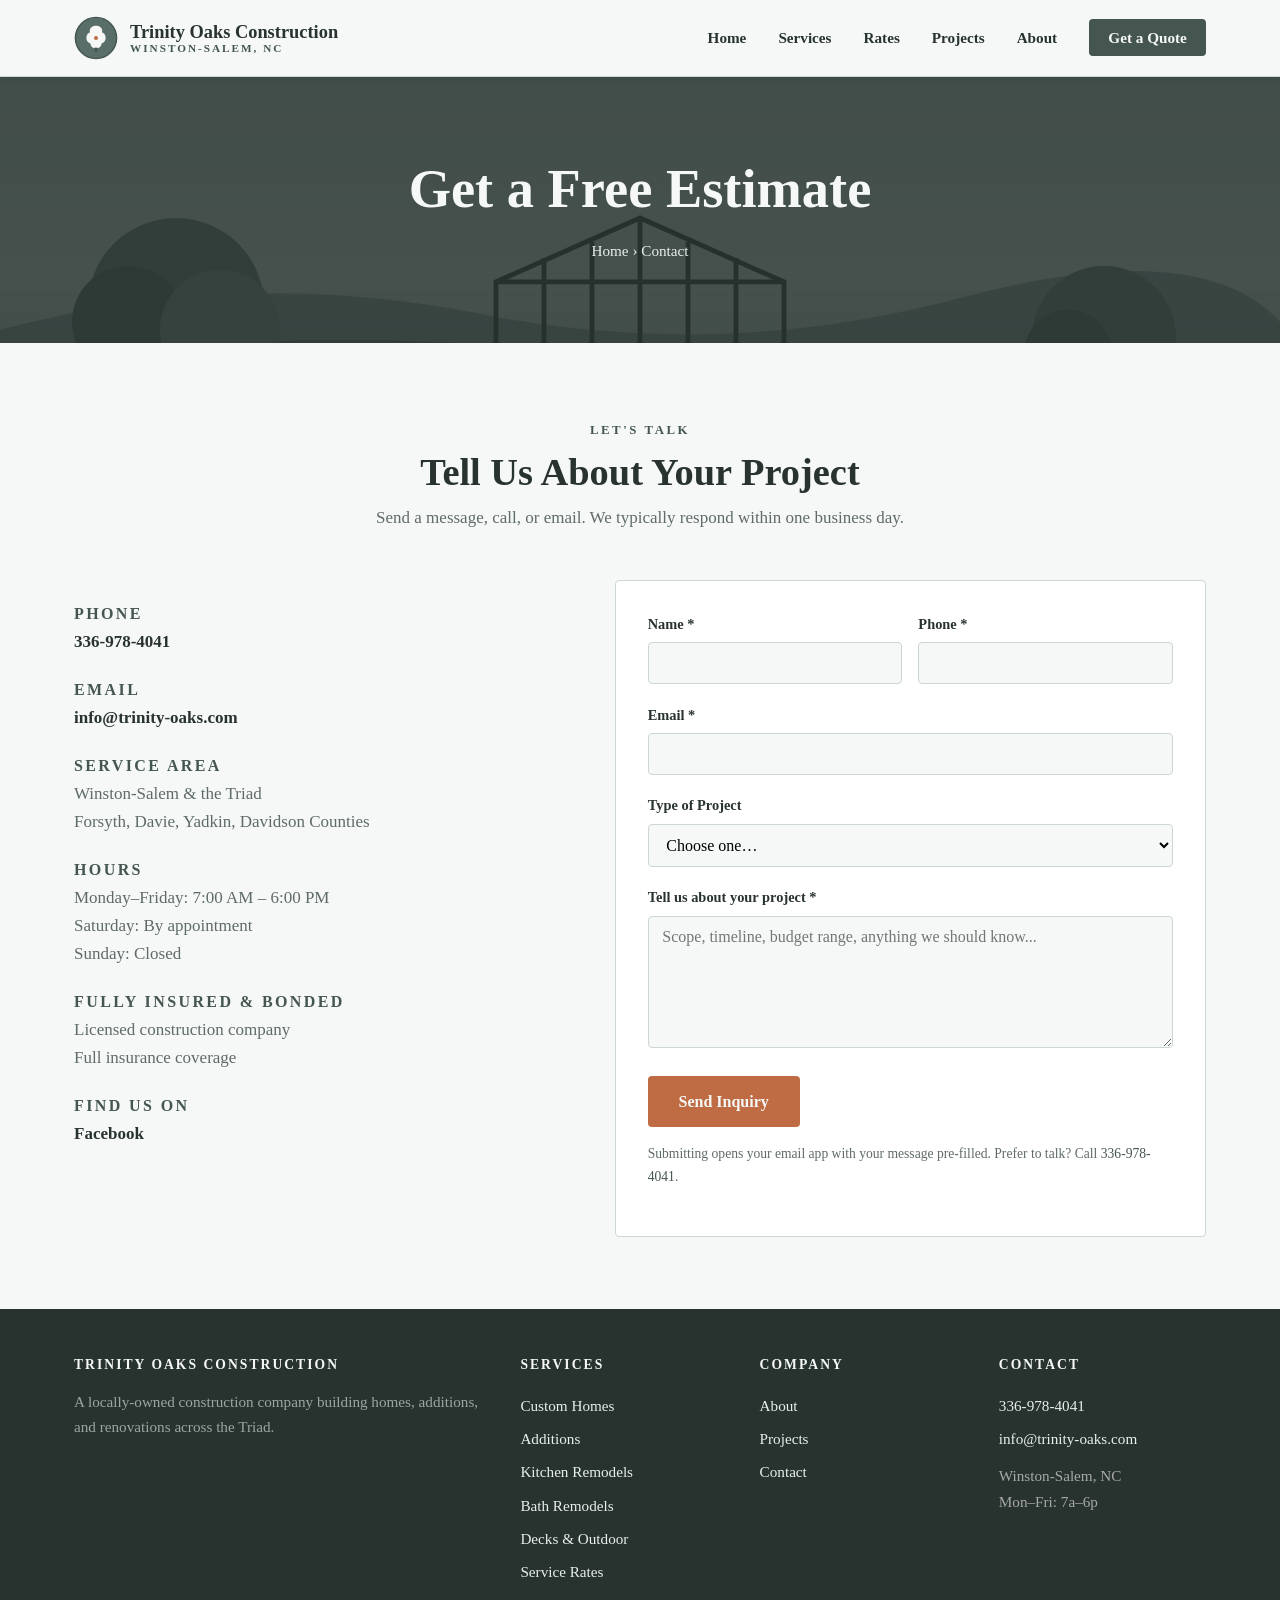
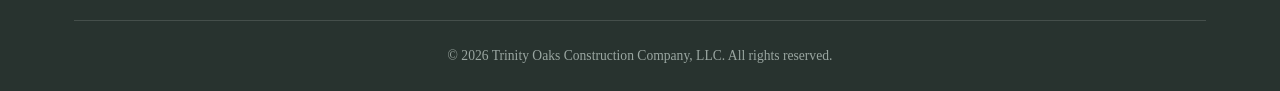
<file: site/contact.html>
<!DOCTYPE html>
<html lang="en">
<head>
  <meta charset="UTF-8">
  <meta name="viewport" content="width=device-width, initial-scale=1.0">
  <title>Contact &amp; Free Estimate | Trinity Oaks Construction Company</title>
  <meta name="description" content="Request a free estimate from Trinity Oaks Construction Company. Call, email, or send a project inquiry through the form. Serving Winston-Salem and the Triad.">
  <link rel="icon" type="image/svg+xml" href="images/logo.svg">
  <link rel="stylesheet" href="css/styles.css">
  <link rel="canonical" href="https://trinity-oaks.com/contact.html">
</head>
<body>
  <header class="site-header">
    <div class="header-inner">
      <a class="brand" href="index.html">
        <img class="brand-mark" src="images/logo.svg" alt="">
        <span class="brand-text">
          Trinity Oaks Construction
          <small>Winston-Salem, NC</small>
        </span>
      </a>
      <button class="nav-toggle" aria-label="Toggle menu" aria-expanded="false">&#9776;</button>
      <nav>
        <ul class="nav-list">
          <li><a href="index.html">Home</a></li>
          <li><a href="services.html">Services</a></li>
          <li><a href="rates.html">Rates</a></li>
          <li><a href="projects.html">Projects</a></li>
          <li><a href="about.html">About</a></li>
          <li><a href="contact.html" class="nav-cta active">Get a Quote</a></li>
        </ul>
      </nav>
    </div>
  </header>

  <main>
    <section class="page-header">
      <div>
        <h1>Get a Free Estimate</h1>
        <p class="breadcrumb"><a href="index.html">Home</a> &rsaquo; Contact</p>
      </div>
    </section>

    <section>
      <div class="container">
        <div class="section-heading">
          <span class="eyebrow">Let's Talk</span>
          <h2>Tell Us About Your Project</h2>
          <p>Send a message, call, or email. We typically respond within one business day.</p>
        </div>

        <div class="contact-grid">
          <aside class="contact-info">
            <h3>Phone</h3>
            <p><a href="tel:+13369784041">336-978-4041</a></p>

            <h3>Email</h3>
            <p><a href="mailto:info@trinity-oaks.com">info@trinity-oaks.com</a></p>

            <h3>Service Area</h3>
            <p>Winston-Salem &amp; the Triad<br>Forsyth, Davie, Yadkin, Davidson Counties</p>

            <h3>Hours</h3>
            <p>Monday&ndash;Friday: 7:00 AM &ndash; 6:00 PM<br>Saturday: By appointment<br>Sunday: Closed</p>

            <h3>Fully Insured &amp; Bonded</h3>
            <p>Licensed construction company<br>Full insurance coverage</p>

            <h3>Find Us On</h3>
            <p><a href="https://www.facebook.com/people/Trinity-Oaks-Construction-Company/100093606326599/" rel="noopener" target="_blank">Facebook</a></p>
          </aside>

          <form class="contact-form" id="contact-form" novalidate>
            <div class="form-row">
              <div class="form-group">
                <label for="name">Name *</label>
                <input id="name" name="name" type="text" required autocomplete="name">
              </div>
              <div class="form-group">
                <label for="phone">Phone *</label>
                <input id="phone" name="phone" type="tel" required autocomplete="tel">
              </div>
            </div>

            <div class="form-group">
              <label for="email">Email *</label>
              <input id="email" name="email" type="email" required autocomplete="email">
            </div>

            <div class="form-group">
              <label for="service">Type of Project</label>
              <select id="service" name="service">
                <option value="">Choose one&hellip;</option>
                <option>Custom Home Build</option>
                <option>Addition</option>
                <option>Kitchen Remodel</option>
                <option>Bathroom Remodel</option>
                <option>Deck or Outdoor</option>
                <option>Whole-Home Renovation</option>
                <option>Light Commercial</option>
                <option>Repair or Handyman</option>
                <option>Other</option>
              </select>
            </div>

            <div class="form-group">
              <label for="message">Tell us about your project *</label>
              <textarea id="message" name="message" rows="6" required placeholder="Scope, timeline, budget range, anything we should know..."></textarea>
            </div>

            <button class="btn btn-primary" type="submit">Send Inquiry</button>
            <p class="form-note">Submitting opens your email app with your message pre-filled. Prefer to talk? Call <a href="tel:+13369784041">336-978-4041</a>.</p>
          </form>
        </div>
      </div>
    </section>
  </main>

  <footer class="site-footer">
    <div class="container">
      <div class="footer-grid">
        <div class="footer-brand">
          <h4>Trinity Oaks Construction</h4>
          <p>A locally-owned construction company building homes, additions, and renovations across the Triad.</p>
        </div>
        <div>
          <h4>Services</h4>
          <a href="services.html#custom-homes">Custom Homes</a>
          <a href="services.html#additions">Additions</a>
          <a href="services.html#kitchen">Kitchen Remodels</a>
          <a href="services.html#bath">Bath Remodels</a>
          <a href="services.html#decks">Decks &amp; Outdoor</a>
          <a href="rates.html">Service Rates</a>
        </div>
        <div>
          <h4>Company</h4>
          <a href="about.html">About</a>
          <a href="projects.html">Projects</a>
          <a href="contact.html">Contact</a>
        </div>
        <div>
          <h4>Contact</h4>
          <a href="tel:+13369784041">336-978-4041</a>
          <a href="mailto:info@trinity-oaks.com">info@trinity-oaks.com</a>
          <p style="color:#a8a8a8;margin-top:0.5rem;">Winston-Salem, NC<br>Mon&ndash;Fri: 7a&ndash;6p</p>
        </div>
      </div>
      <div class="footer-bottom">
        &copy; <span id="year">2026</span> Trinity Oaks Construction Company, LLC. All rights reserved.
      </div>
    </div>
  </footer>

  <script>document.getElementById('year').textContent = new Date().getFullYear();</script>
  <script src="js/nav.js"></script>
</body>
</html>
</file>
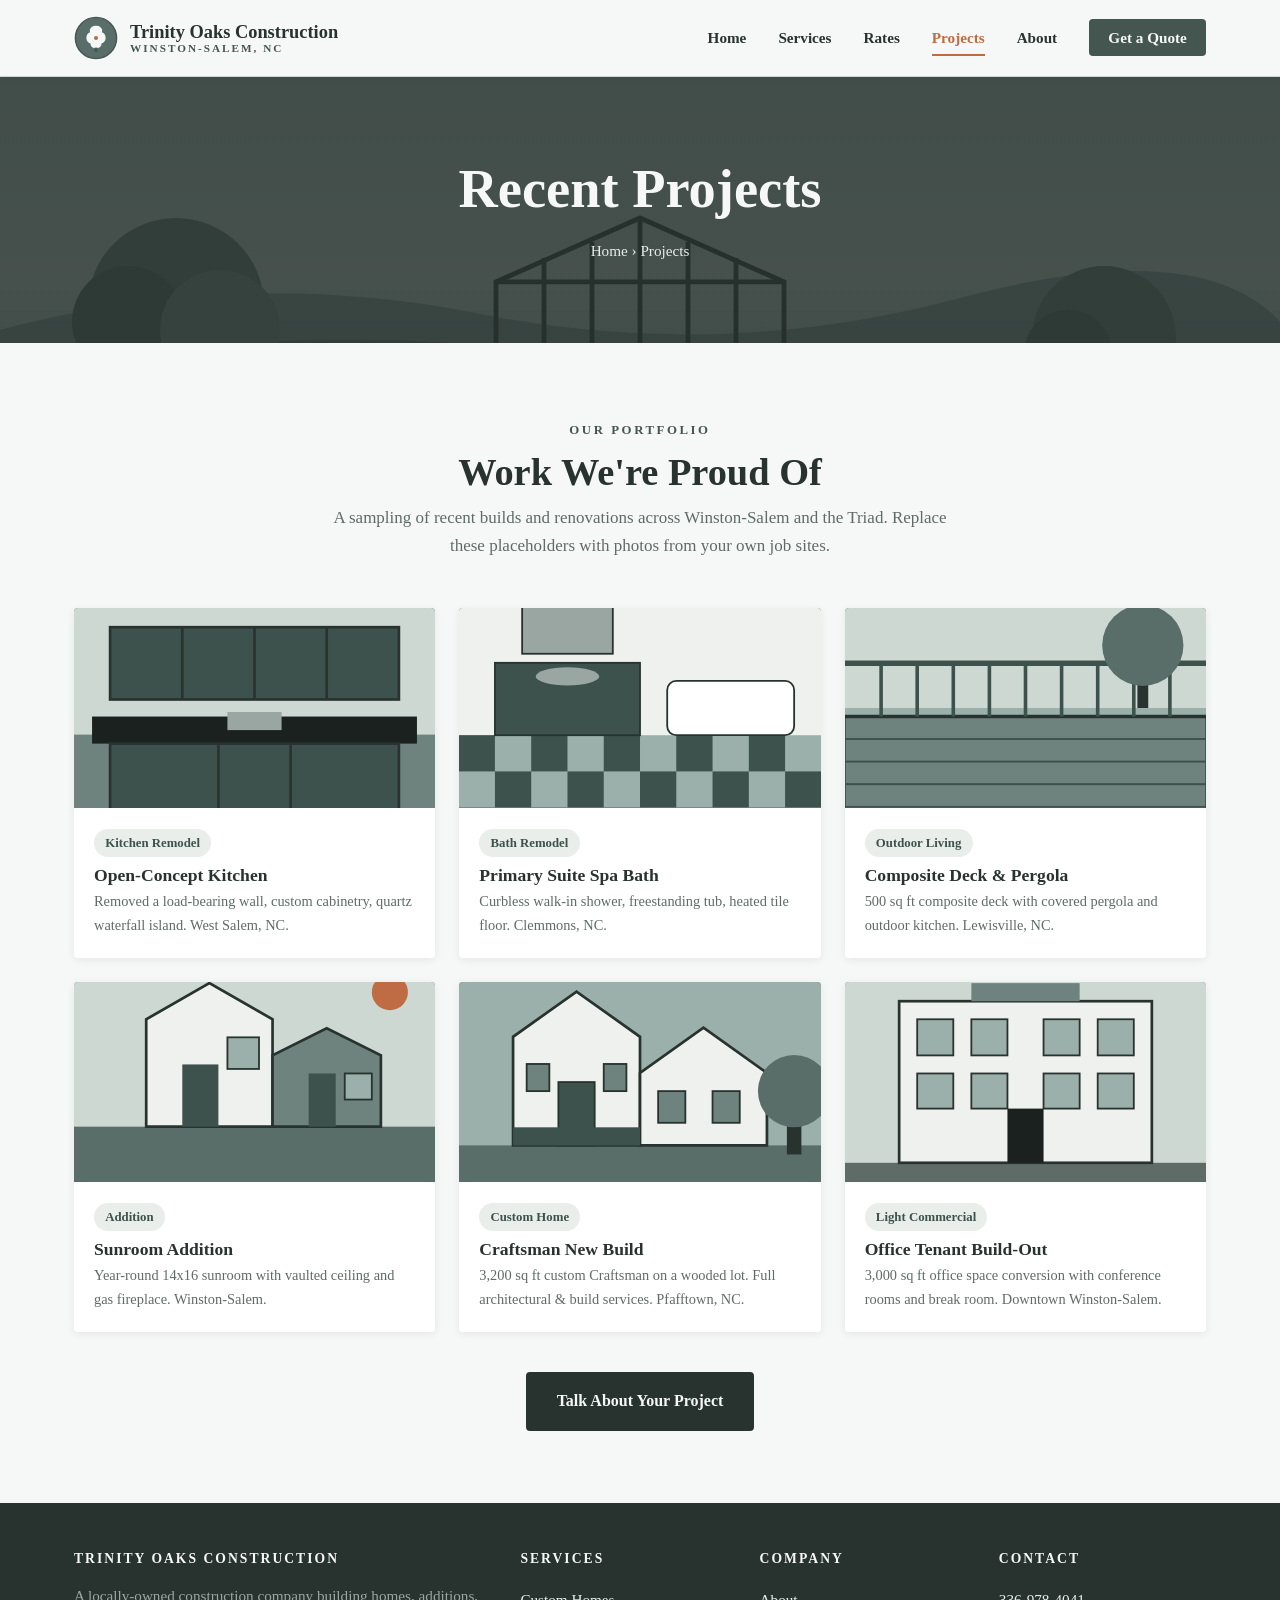
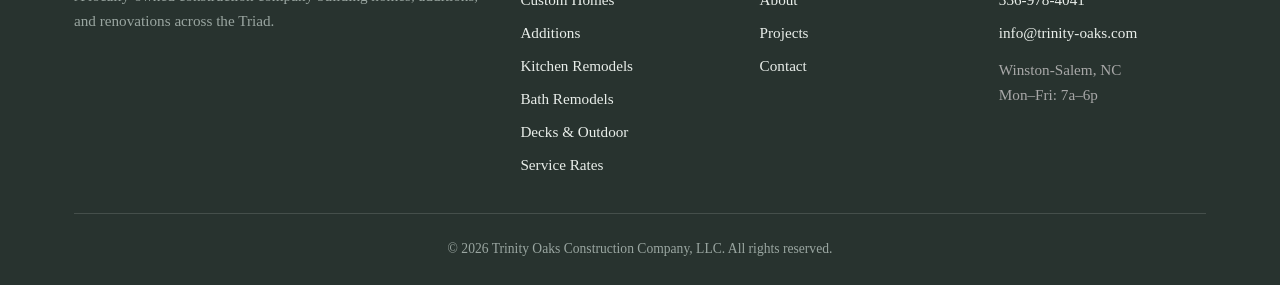
<file: site/projects.html>
<!DOCTYPE html>
<html lang="en">
<head>
  <meta charset="UTF-8">
  <meta name="viewport" content="width=device-width, initial-scale=1.0">
  <title>Projects | Trinity Oaks Construction Company</title>
  <meta name="description" content="Recent projects by Trinity Oaks Construction Company — custom homes, additions, kitchen and bath remodels, and outdoor living spaces in the Winston-Salem area.">
  <link rel="icon" type="image/svg+xml" href="images/logo.svg">
  <link rel="stylesheet" href="css/styles.css">
  <link rel="canonical" href="https://trinity-oaks.com/projects.html">
</head>
<body>
  <header class="site-header">
    <div class="header-inner">
      <a class="brand" href="index.html">
        <img class="brand-mark" src="images/logo.svg" alt="">
        <span class="brand-text">
          Trinity Oaks Construction
          <small>Winston-Salem, NC</small>
        </span>
      </a>
      <button class="nav-toggle" aria-label="Toggle menu" aria-expanded="false">&#9776;</button>
      <nav>
        <ul class="nav-list">
          <li><a href="index.html">Home</a></li>
          <li><a href="services.html">Services</a></li>
          <li><a href="rates.html">Rates</a></li>
          <li><a href="projects.html" class="active">Projects</a></li>
          <li><a href="about.html">About</a></li>
          <li><a href="contact.html" class="nav-cta">Get a Quote</a></li>
        </ul>
      </nav>
    </div>
  </header>

  <main>
    <section class="page-header">
      <div>
        <h1>Recent Projects</h1>
        <p class="breadcrumb"><a href="index.html">Home</a> &rsaquo; Projects</p>
      </div>
    </section>

    <section>
      <div class="container">
        <div class="section-heading">
          <span class="eyebrow">Our Portfolio</span>
          <h2>Work We're Proud Of</h2>
          <p>A sampling of recent builds and renovations across Winston-Salem and the Triad. Replace these placeholders with photos from your own job sites.</p>
        </div>

        <div class="gallery-grid">
          <article class="project-card">
            <div class="img" style="background-image:url('images/project-kitchen.svg')"></div>
            <div class="body">
              <span class="tag">Kitchen Remodel</span>
              <h3>Open-Concept Kitchen</h3>
              <p>Removed a load-bearing wall, custom cabinetry, quartz waterfall island. West Salem, NC.</p>
            </div>
          </article>

          <article class="project-card">
            <div class="img" style="background-image:url('images/project-bath.svg')"></div>
            <div class="body">
              <span class="tag">Bath Remodel</span>
              <h3>Primary Suite Spa Bath</h3>
              <p>Curbless walk-in shower, freestanding tub, heated tile floor. Clemmons, NC.</p>
            </div>
          </article>

          <article class="project-card">
            <div class="img" style="background-image:url('images/project-deck.svg')"></div>
            <div class="body">
              <span class="tag">Outdoor Living</span>
              <h3>Composite Deck &amp; Pergola</h3>
              <p>500 sq ft composite deck with covered pergola and outdoor kitchen. Lewisville, NC.</p>
            </div>
          </article>

          <article class="project-card">
            <div class="img" style="background-image:url('images/project-addition.svg')"></div>
            <div class="body">
              <span class="tag">Addition</span>
              <h3>Sunroom Addition</h3>
              <p>Year-round 14x16 sunroom with vaulted ceiling and gas fireplace. Winston-Salem.</p>
            </div>
          </article>

          <article class="project-card">
            <div class="img" style="background-image:url('images/project-custom.svg')"></div>
            <div class="body">
              <span class="tag">Custom Home</span>
              <h3>Craftsman New Build</h3>
              <p>3,200 sq ft custom Craftsman on a wooded lot. Full architectural &amp; build services. Pfafftown, NC.</p>
            </div>
          </article>

          <article class="project-card">
            <div class="img" style="background-image:url('images/project-commercial.svg')"></div>
            <div class="body">
              <span class="tag">Light Commercial</span>
              <h3>Office Tenant Build-Out</h3>
              <p>3,000 sq ft office space conversion with conference rooms and break room. Downtown Winston-Salem.</p>
            </div>
          </article>
        </div>

        <div style="text-align:center; margin-top:2.5rem;">
          <a href="contact.html" class="btn btn-dark">Talk About Your Project</a>
        </div>
      </div>
    </section>
  </main>

  <footer class="site-footer">
    <div class="container">
      <div class="footer-grid">
        <div class="footer-brand">
          <h4>Trinity Oaks Construction</h4>
          <p>A locally-owned construction company building homes, additions, and renovations across the Triad.</p>
        </div>
        <div>
          <h4>Services</h4>
          <a href="services.html#custom-homes">Custom Homes</a>
          <a href="services.html#additions">Additions</a>
          <a href="services.html#kitchen">Kitchen Remodels</a>
          <a href="services.html#bath">Bath Remodels</a>
          <a href="services.html#decks">Decks &amp; Outdoor</a>
          <a href="rates.html">Service Rates</a>
        </div>
        <div>
          <h4>Company</h4>
          <a href="about.html">About</a>
          <a href="projects.html">Projects</a>
          <a href="contact.html">Contact</a>
        </div>
        <div>
          <h4>Contact</h4>
          <a href="tel:+13369784041">336-978-4041</a>
          <a href="mailto:info@trinity-oaks.com">info@trinity-oaks.com</a>
          <p style="color:#a8a8a8;margin-top:0.5rem;">Winston-Salem, NC<br>Mon&ndash;Fri: 7a&ndash;6p</p>
        </div>
      </div>
      <div class="footer-bottom">
        &copy; <span id="year">2026</span> Trinity Oaks Construction Company, LLC. All rights reserved.
      </div>
    </div>
  </footer>

  <script>document.getElementById('year').textContent = new Date().getFullYear();</script>
  <script src="js/nav.js"></script>
</body>
</html>
</file>
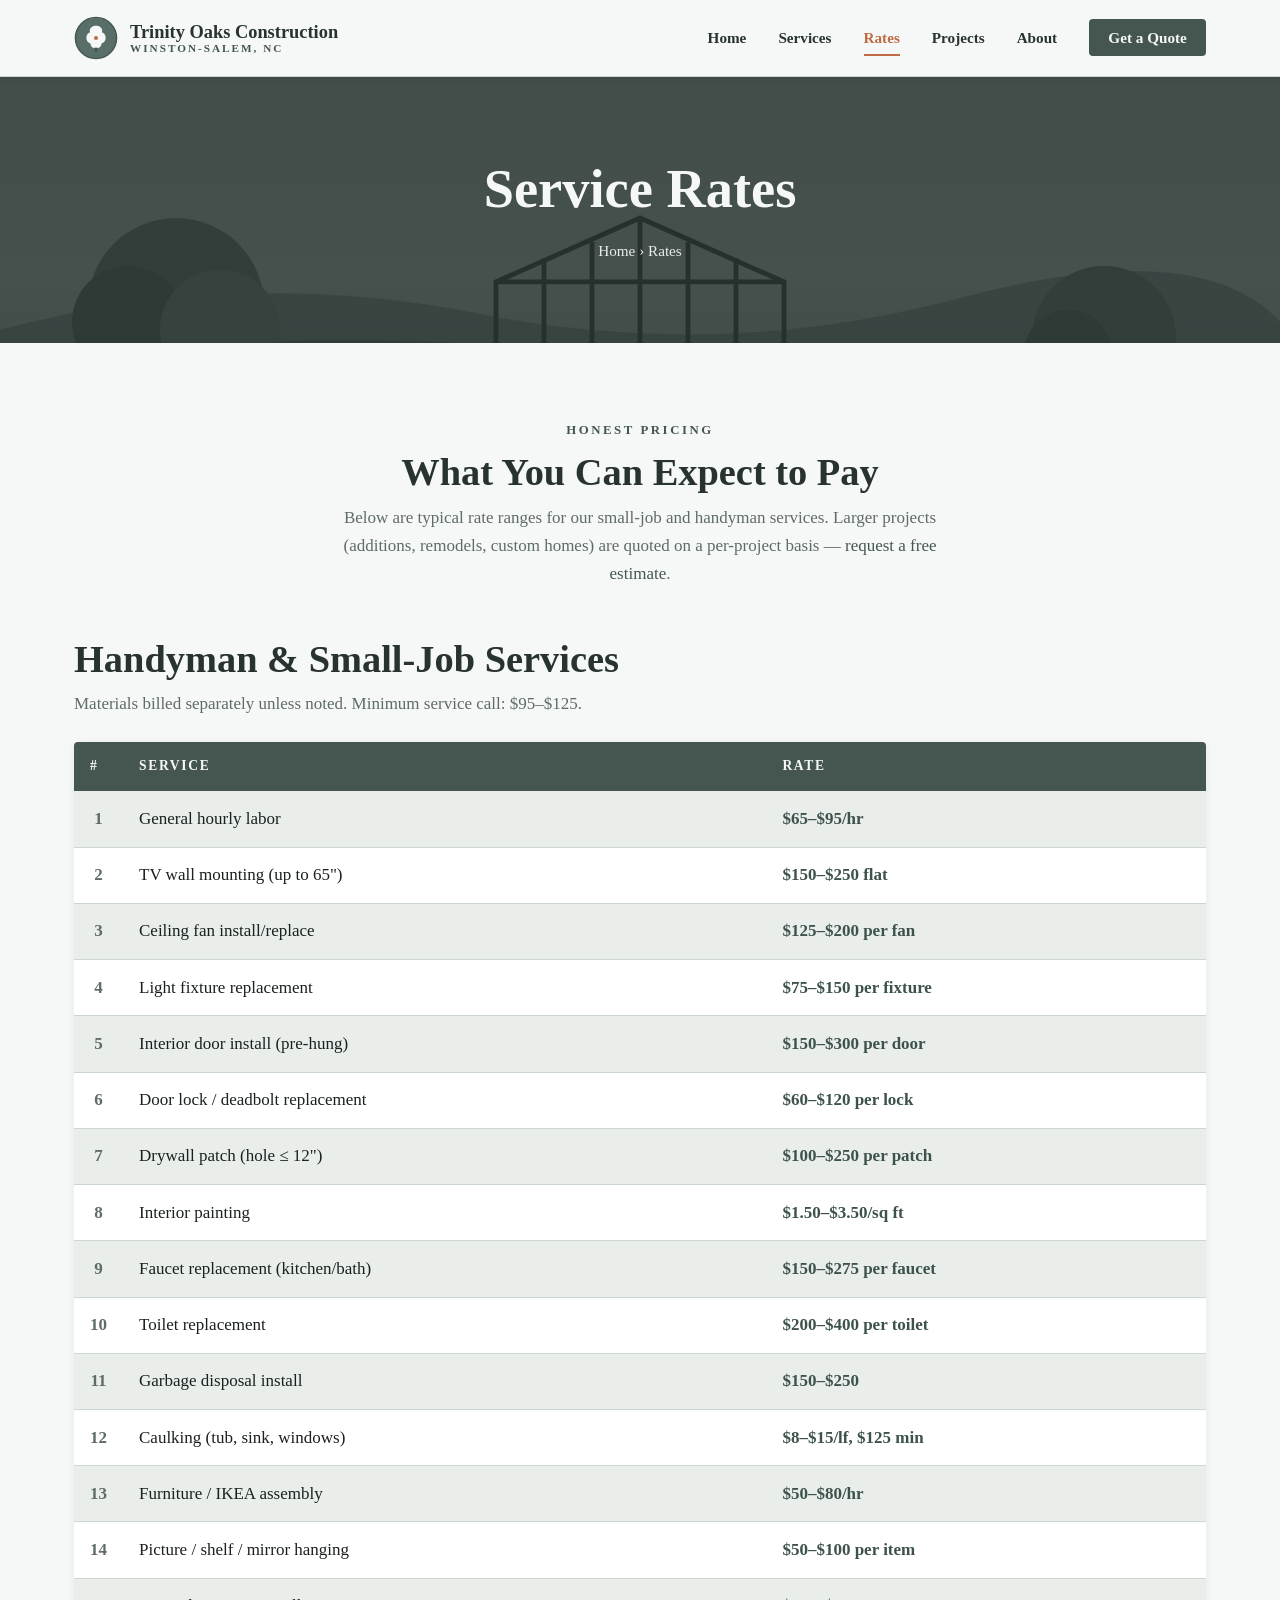
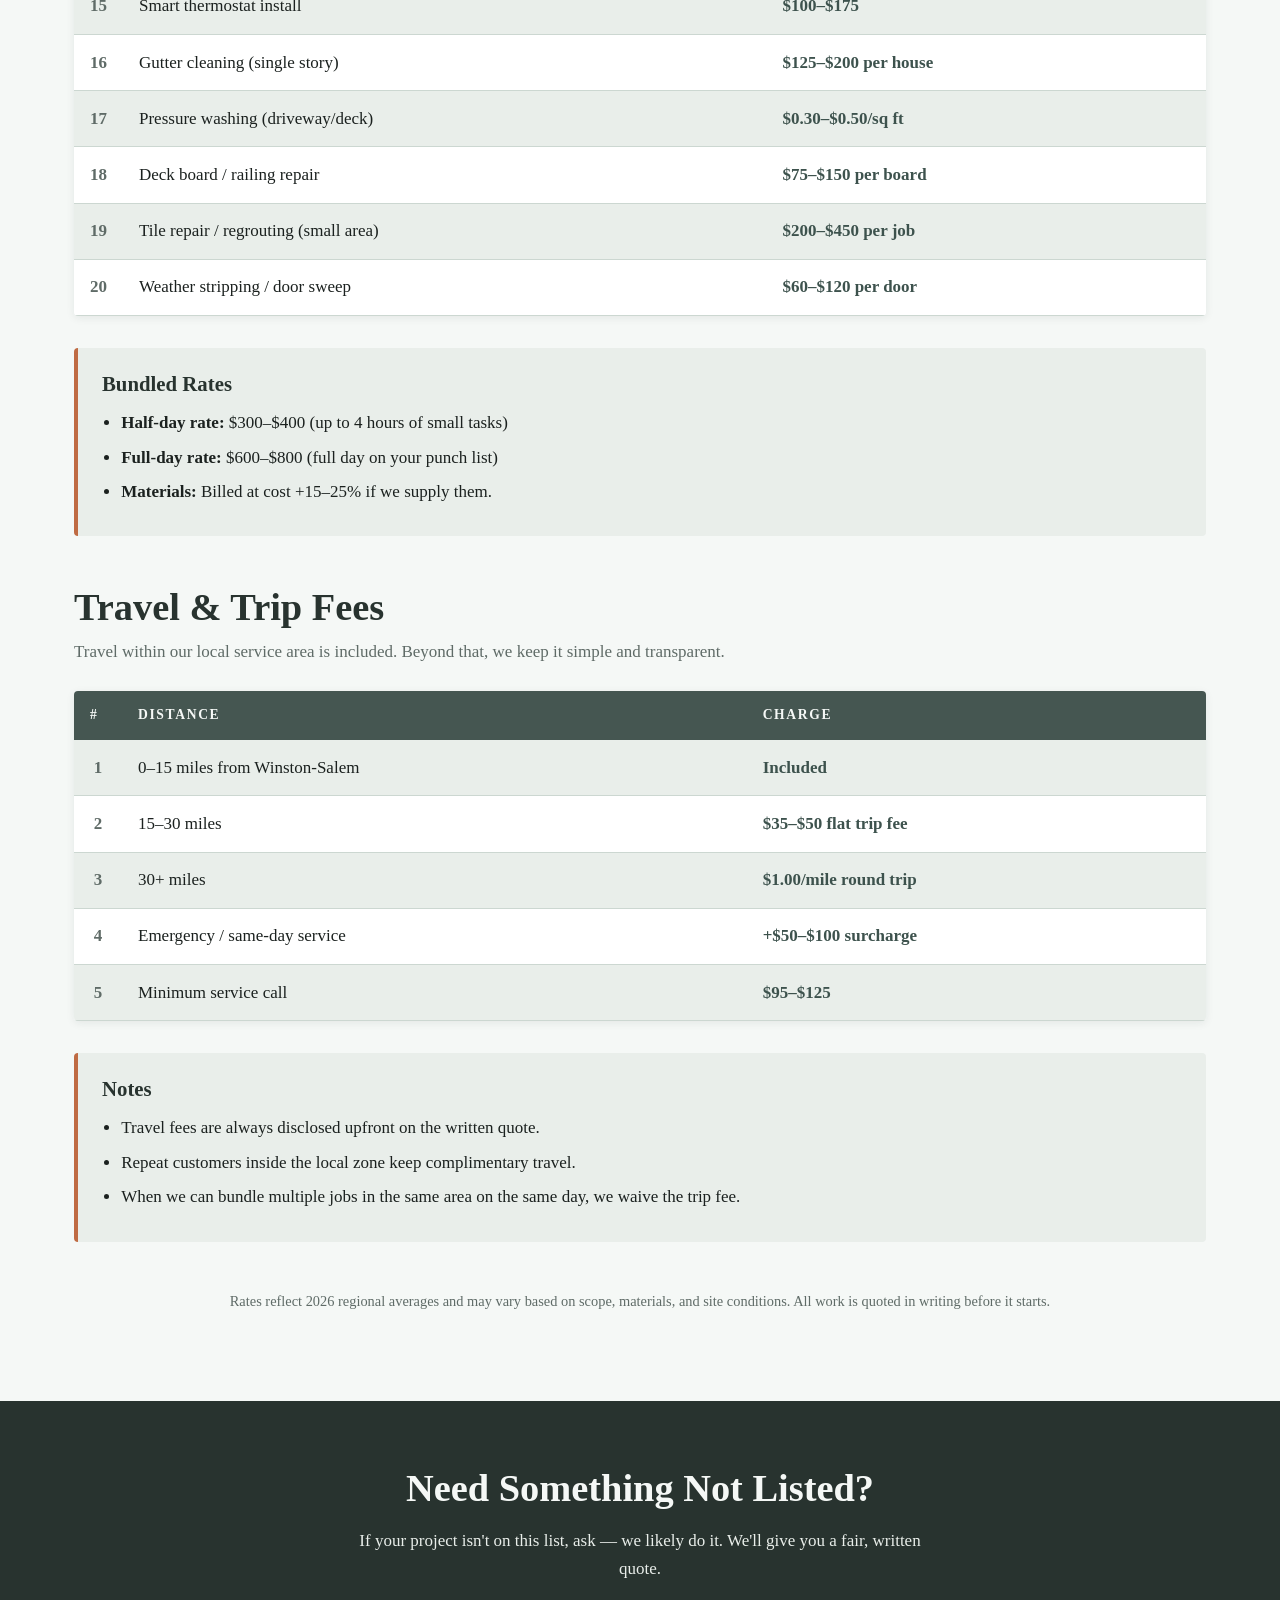
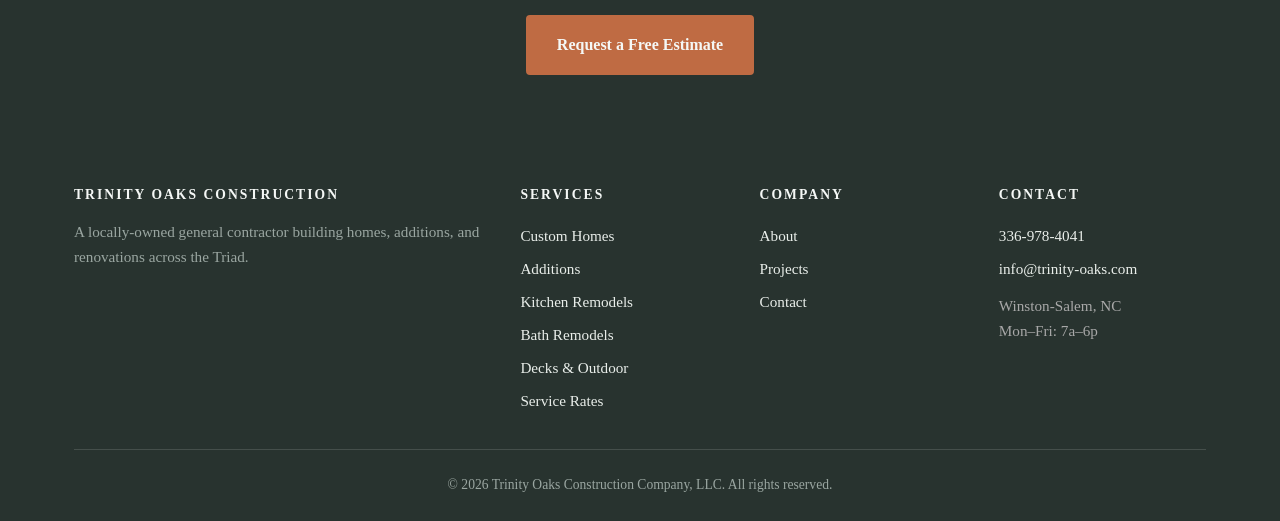
<file: site/rates.html>
<!DOCTYPE html>
<html lang="en">
<head>
  <meta charset="UTF-8">
  <meta name="viewport" content="width=device-width, initial-scale=1.0">
  <title>Service Rates | Trinity Oaks Construction Company</title>
  <meta name="description" content="Suggested rates for handyman and small-job services from Trinity Oaks Construction Company. Honest pricing, no surprises. Winston-Salem, NC.">
  <link rel="icon" type="image/svg+xml" href="images/logo.svg">
  <link rel="stylesheet" href="css/styles.css">
  <link rel="canonical" href="https://trinity-oaks.com/rates.html">
  <style>
    .rate-table {
      width: 100%;
      border-collapse: collapse;
      background: white;
      box-shadow: var(--shadow);
      border-radius: var(--radius);
      overflow: hidden;
      margin: 1rem 0 2rem;
    }
    .rate-table th, .rate-table td {
      padding: 0.85rem 1rem;
      text-align: left;
      border-bottom: 1px solid var(--line);
      vertical-align: top;
    }
    .rate-table thead th {
      background: var(--oak-leaf-dark);
      color: var(--cream);
      font-size: 0.85rem;
      text-transform: uppercase;
      letter-spacing: 0.12em;
      border-bottom: 0;
    }
    .rate-table tbody tr:nth-child(odd) td { background: var(--sand); }
    .rate-table tbody tr:hover td { background: #ede4cf; }
    .rate-table td.num {
      font-variant-numeric: tabular-nums;
      white-space: nowrap;
      font-weight: 600;
      color: var(--oak-bark);
    }
    .rate-table td:first-child {
      width: 3rem;
      text-align: center;
      color: var(--stone);
      font-weight: 600;
    }
    .rate-notes {
      background: var(--sand);
      border-left: 4px solid var(--accent);
      padding: 1.5rem;
      border-radius: var(--radius);
      margin: 1.5rem 0;
    }
    .rate-notes h3 { color: var(--oak-dark); margin-bottom: 0.75rem; }
    .rate-notes ul { padding-left: 1.2rem; }
    .rate-notes li { margin-bottom: 0.4rem; color: var(--ink); }
    .rate-section { margin-bottom: 3rem; }
    .rate-section > h2 { color: var(--oak-dark); margin-bottom: 0.5rem; }
    .rate-section > p.lead { color: var(--stone); margin-bottom: 1.5rem; }
    @media (max-width: 600px) {
      .rate-table { font-size: 0.92rem; }
      .rate-table th, .rate-table td { padding: 0.6rem 0.6rem; }
    }
  </style>
</head>
<body>
  <header class="site-header">
    <div class="header-inner">
      <a class="brand" href="index.html">
        <img class="brand-mark" src="images/logo.svg" alt="">
        <span class="brand-text">
          Trinity Oaks Construction
          <small>Winston-Salem, NC</small>
        </span>
      </a>
      <button class="nav-toggle" aria-label="Toggle menu" aria-expanded="false">&#9776;</button>
      <nav>
        <ul class="nav-list">
          <li><a href="index.html">Home</a></li>
          <li><a href="services.html">Services</a></li>
          <li><a href="rates.html" class="active">Rates</a></li>
          <li><a href="projects.html">Projects</a></li>
          <li><a href="about.html">About</a></li>
          <li><a href="contact.html" class="nav-cta">Get a Quote</a></li>
        </ul>
      </nav>
    </div>
  </header>

  <main>
    <section class="page-header">
      <div>
        <h1>Service Rates</h1>
        <p class="breadcrumb"><a href="index.html">Home</a> &rsaquo; Rates</p>
      </div>
    </section>

    <section>
      <div class="container">
        <div class="section-heading">
          <span class="eyebrow">Honest Pricing</span>
          <h2>What You Can Expect to Pay</h2>
          <p>Below are typical rate ranges for our small-job and handyman services. Larger projects (additions, remodels, custom homes) are quoted on a per-project basis &mdash; <a href="contact.html">request a free estimate</a>.</p>
        </div>

        <div class="rate-section">
          <h2>Handyman &amp; Small-Job Services</h2>
          <p class="lead">Materials billed separately unless noted. Minimum service call: $95&ndash;$125.</p>
          <table class="rate-table">
            <thead>
              <tr><th>#</th><th>Service</th><th>Rate</th></tr>
            </thead>
            <tbody>
              <tr><td>1</td><td>General hourly labor</td><td class="num">$65&ndash;$95/hr</td></tr>
              <tr><td>2</td><td>TV wall mounting (up to 65")</td><td class="num">$150&ndash;$250 flat</td></tr>
              <tr><td>3</td><td>Ceiling fan install/replace</td><td class="num">$125&ndash;$200 per fan</td></tr>
              <tr><td>4</td><td>Light fixture replacement</td><td class="num">$75&ndash;$150 per fixture</td></tr>
              <tr><td>5</td><td>Interior door install (pre-hung)</td><td class="num">$150&ndash;$300 per door</td></tr>
              <tr><td>6</td><td>Door lock / deadbolt replacement</td><td class="num">$60&ndash;$120 per lock</td></tr>
              <tr><td>7</td><td>Drywall patch (hole &le; 12")</td><td class="num">$100&ndash;$250 per patch</td></tr>
              <tr><td>8</td><td>Interior painting</td><td class="num">$1.50&ndash;$3.50/sq ft</td></tr>
              <tr><td>9</td><td>Faucet replacement (kitchen/bath)</td><td class="num">$150&ndash;$275 per faucet</td></tr>
              <tr><td>10</td><td>Toilet replacement</td><td class="num">$200&ndash;$400 per toilet</td></tr>
              <tr><td>11</td><td>Garbage disposal install</td><td class="num">$150&ndash;$250</td></tr>
              <tr><td>12</td><td>Caulking (tub, sink, windows)</td><td class="num">$8&ndash;$15/lf, $125 min</td></tr>
              <tr><td>13</td><td>Furniture / IKEA assembly</td><td class="num">$50&ndash;$80/hr</td></tr>
              <tr><td>14</td><td>Picture / shelf / mirror hanging</td><td class="num">$50&ndash;$100 per item</td></tr>
              <tr><td>15</td><td>Smart thermostat install</td><td class="num">$100&ndash;$175</td></tr>
              <tr><td>16</td><td>Gutter cleaning (single story)</td><td class="num">$125&ndash;$200 per house</td></tr>
              <tr><td>17</td><td>Pressure washing (driveway/deck)</td><td class="num">$0.30&ndash;$0.50/sq ft</td></tr>
              <tr><td>18</td><td>Deck board / railing repair</td><td class="num">$75&ndash;$150 per board</td></tr>
              <tr><td>19</td><td>Tile repair / regrouting (small area)</td><td class="num">$200&ndash;$450 per job</td></tr>
              <tr><td>20</td><td>Weather stripping / door sweep</td><td class="num">$60&ndash;$120 per door</td></tr>
            </tbody>
          </table>

          <div class="rate-notes">
            <h3>Bundled Rates</h3>
            <ul>
              <li><strong>Half-day rate:</strong> $300&ndash;$400 (up to 4 hours of small tasks)</li>
              <li><strong>Full-day rate:</strong> $600&ndash;$800 (full day on your punch list)</li>
              <li><strong>Materials:</strong> Billed at cost +15&ndash;25% if we supply them.</li>
            </ul>
          </div>
        </div>

        <div class="rate-section">
          <h2>Travel &amp; Trip Fees</h2>
          <p class="lead">Travel within our local service area is included. Beyond that, we keep it simple and transparent.</p>
          <table class="rate-table">
            <thead>
              <tr><th>#</th><th>Distance</th><th>Charge</th></tr>
            </thead>
            <tbody>
              <tr><td>1</td><td>0&ndash;15 miles from Winston-Salem</td><td class="num">Included</td></tr>
              <tr><td>2</td><td>15&ndash;30 miles</td><td class="num">$35&ndash;$50 flat trip fee</td></tr>
              <tr><td>3</td><td>30+ miles</td><td class="num">$1.00/mile round trip</td></tr>
              <tr><td>4</td><td>Emergency / same-day service</td><td class="num">+$50&ndash;$100 surcharge</td></tr>
              <tr><td>5</td><td>Minimum service call</td><td class="num">$95&ndash;$125</td></tr>
            </tbody>
          </table>
          <div class="rate-notes">
            <h3>Notes</h3>
            <ul>
              <li>Travel fees are always disclosed upfront on the written quote.</li>
              <li>Repeat customers inside the local zone keep complimentary travel.</li>
              <li>When we can bundle multiple jobs in the same area on the same day, we waive the trip fee.</li>
            </ul>
          </div>
        </div>

        <p style="text-align:center; color:var(--stone); font-size:0.9rem; margin-top:2rem;">
          Rates reflect 2026 regional averages and may vary based on scope, materials, and site conditions. All work is quoted in writing before it starts.
        </p>
      </div>
    </section>

    <section class="cta-band">
      <div>
        <h2>Need Something Not Listed?</h2>
        <p>If your project isn't on this list, ask &mdash; we likely do it. We'll give you a fair, written quote.</p>
        <a href="contact.html" class="btn btn-primary">Request a Free Estimate</a>
      </div>
    </section>
  </main>

  <footer class="site-footer">
    <div class="container">
      <div class="footer-grid">
        <div class="footer-brand">
          <h4>Trinity Oaks Construction</h4>
          <p>A locally-owned general contractor building homes, additions, and renovations across the Triad.</p>
        </div>
        <div>
          <h4>Services</h4>
          <a href="services.html#custom-homes">Custom Homes</a>
          <a href="services.html#additions">Additions</a>
          <a href="services.html#kitchen">Kitchen Remodels</a>
          <a href="services.html#bath">Bath Remodels</a>
          <a href="services.html#decks">Decks &amp; Outdoor</a>
          <a href="rates.html">Service Rates</a>
        </div>
        <div>
          <h4>Company</h4>
          <a href="about.html">About</a>
          <a href="projects.html">Projects</a>
          <a href="contact.html">Contact</a>
        </div>
        <div>
          <h4>Contact</h4>
          <a href="tel:+13369784041">336-978-4041</a>
          <a href="mailto:info@trinity-oaks.com">info@trinity-oaks.com</a>
          <p style="color:#a8a8a8;margin-top:0.5rem;">Winston-Salem, NC<br>Mon&ndash;Fri: 7a&ndash;6p</p>
        </div>
      </div>
      <div class="footer-bottom">
        &copy; <span id="year">2026</span> Trinity Oaks Construction Company, LLC. All rights reserved.
      </div>
    </div>
  </footer>

  <script>document.getElementById('year').textContent = new Date().getFullYear();</script>
  <script src="js/nav.js"></script>
</body>
</html>
</file>
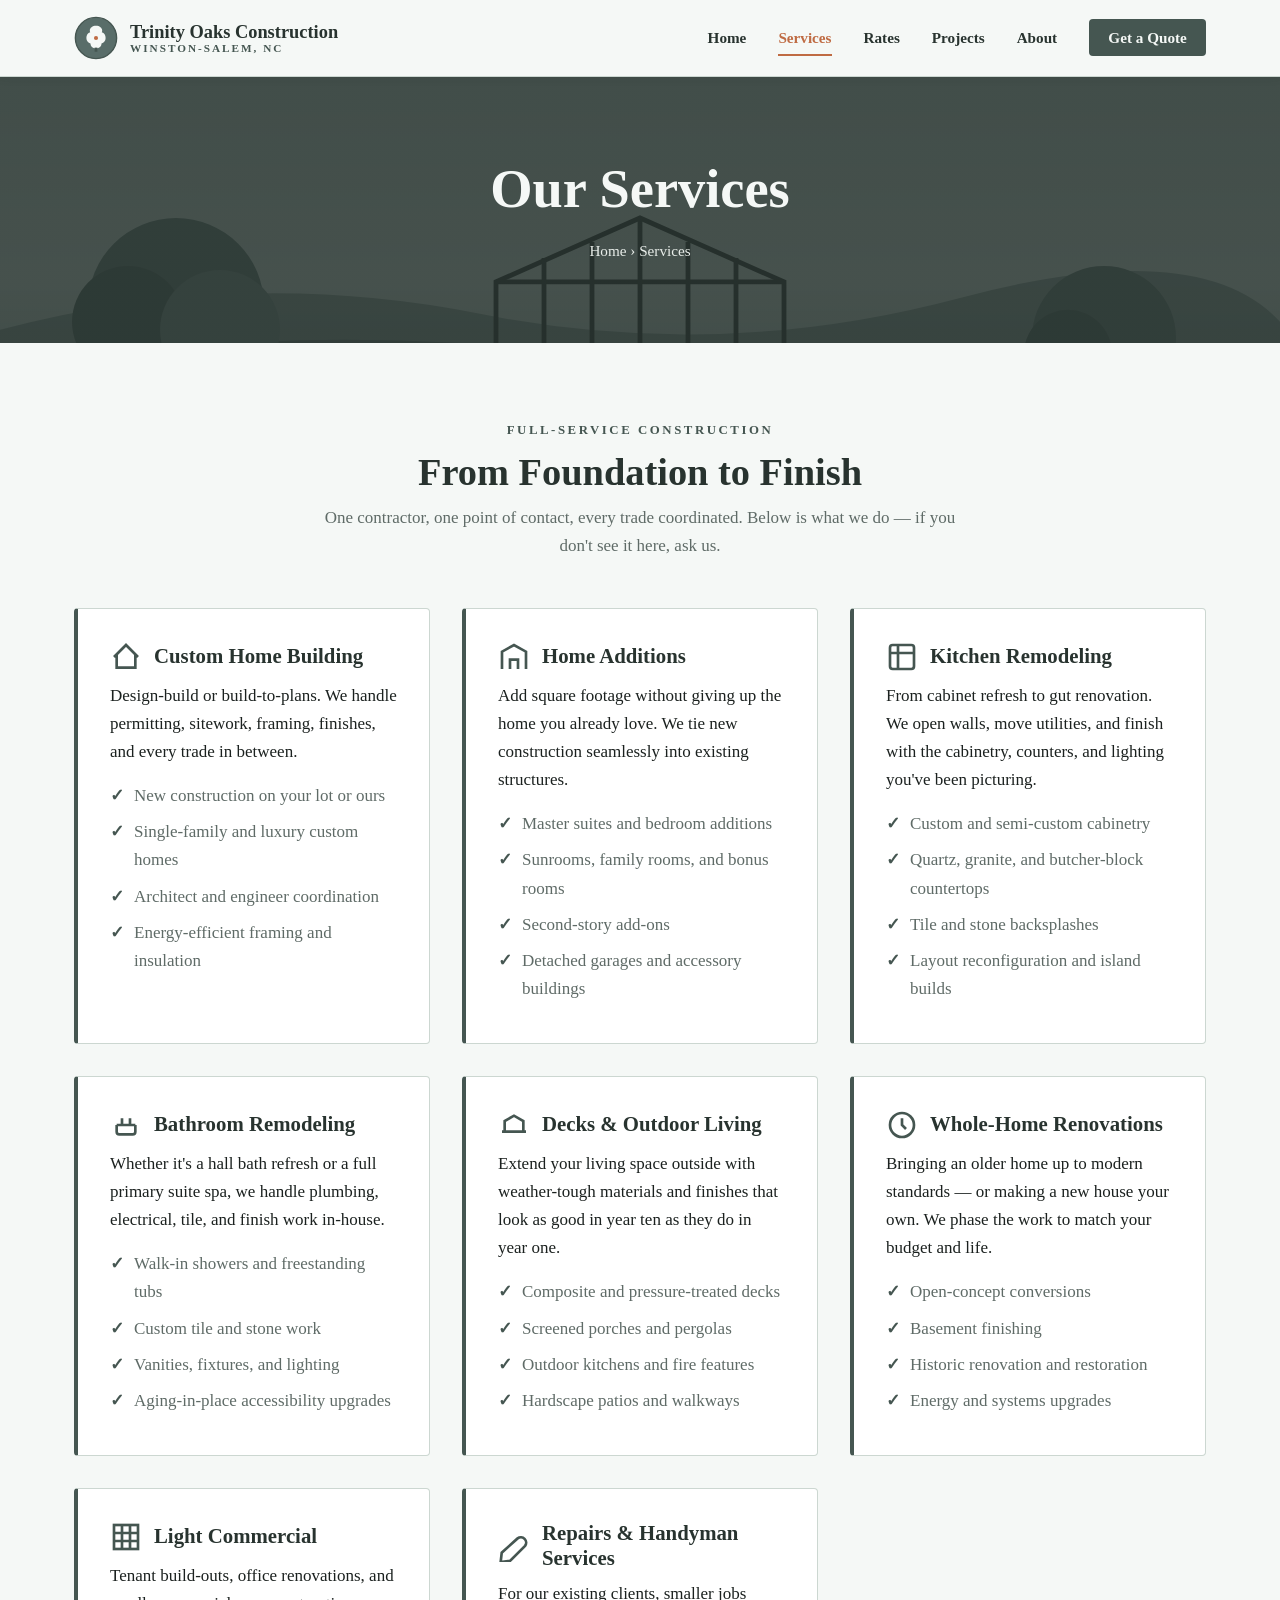
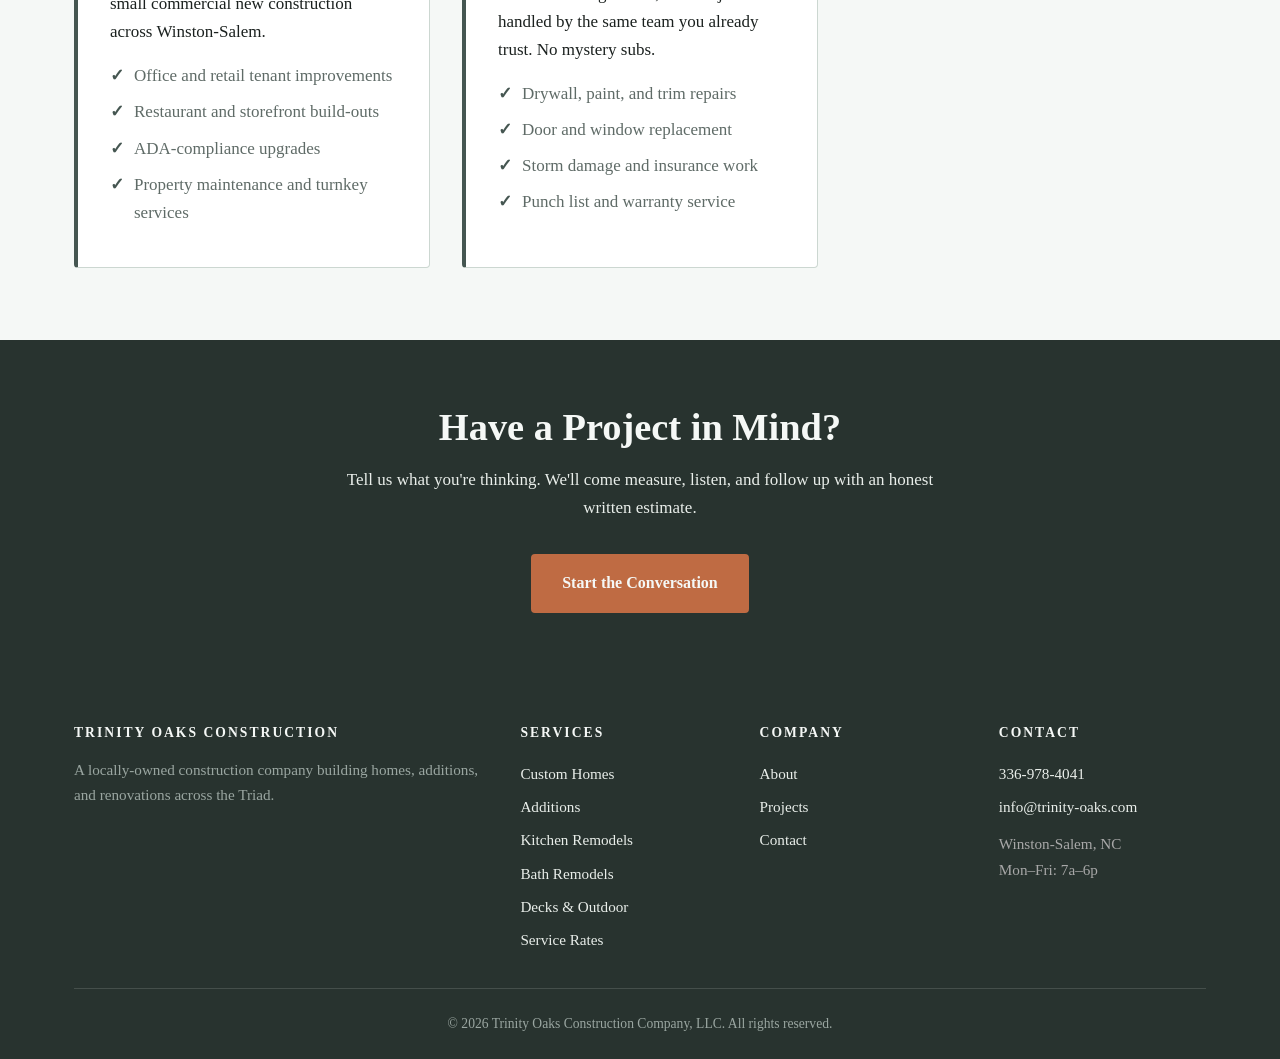
<file: site/services.html>
<!DOCTYPE html>
<html lang="en">
<head>
  <meta charset="UTF-8">
  <meta name="viewport" content="width=device-width, initial-scale=1.0">
  <title>Services | Trinity Oaks Construction Company</title>
  <meta name="description" content="Full-service construction in Winston-Salem and the Triad: custom homes, additions, kitchen & bath remodels, decks, and whole-home renovations.">
  <link rel="icon" type="image/svg+xml" href="images/logo.svg">
  <link rel="stylesheet" href="css/styles.css">
  <link rel="canonical" href="https://trinity-oaks.com/services.html">
</head>
<body>
  <header class="site-header">
    <div class="header-inner">
      <a class="brand" href="index.html">
        <img class="brand-mark" src="images/logo.svg" alt="">
        <span class="brand-text">
          Trinity Oaks Construction
          <small>Winston-Salem, NC</small>
        </span>
      </a>
      <button class="nav-toggle" aria-label="Toggle menu" aria-expanded="false">&#9776;</button>
      <nav>
        <ul class="nav-list">
          <li><a href="index.html">Home</a></li>
          <li><a href="services.html" class="active">Services</a></li>
          <li><a href="rates.html">Rates</a></li>
          <li><a href="projects.html">Projects</a></li>
          <li><a href="about.html">About</a></li>
          <li><a href="contact.html" class="nav-cta">Get a Quote</a></li>
        </ul>
      </nav>
    </div>
  </header>

  <main>
    <section class="page-header">
      <div>
        <h1>Our Services</h1>
        <p class="breadcrumb"><a href="index.html">Home</a> &rsaquo; Services</p>
      </div>
    </section>

    <section>
      <div class="container">
        <div class="section-heading">
          <span class="eyebrow">Full-Service Construction</span>
          <h2>From Foundation to Finish</h2>
          <p>One contractor, one point of contact, every trade coordinated. Below is what we do — if you don't see it here, ask us.</p>
        </div>

        <div class="service-list">
          <div class="service-detail" id="custom-homes">
            <h3>
              <svg class="icon" viewBox="0 0 24 24" fill="none" stroke="currentColor" stroke-width="2"><path d="M3 12l9-9 9 9M5 10v10h14V10"/></svg>
              Custom Home Building
            </h3>
            <p>Design-build or build-to-plans. We handle permitting, sitework, framing, finishes, and every trade in between.</p>
            <ul>
              <li>New construction on your lot or ours</li>
              <li>Single-family and luxury custom homes</li>
              <li>Architect and engineer coordination</li>
              <li>Energy-efficient framing and insulation</li>
            </ul>
          </div>

          <div class="service-detail" id="additions">
            <h3>
              <svg class="icon" viewBox="0 0 24 24" fill="none" stroke="currentColor" stroke-width="2"><path d="M3 21V8l9-5 9 5v13M9 21v-7h6v7"/></svg>
              Home Additions
            </h3>
            <p>Add square footage without giving up the home you already love. We tie new construction seamlessly into existing structures.</p>
            <ul>
              <li>Master suites and bedroom additions</li>
              <li>Sunrooms, family rooms, and bonus rooms</li>
              <li>Second-story add-ons</li>
              <li>Detached garages and accessory buildings</li>
            </ul>
          </div>

          <div class="service-detail" id="kitchen">
            <h3>
              <svg class="icon" viewBox="0 0 24 24" fill="none" stroke="currentColor" stroke-width="2"><rect x="3" y="3" width="18" height="18" rx="2"/><path d="M3 9h18M9 3v18"/></svg>
              Kitchen Remodeling
            </h3>
            <p>From cabinet refresh to gut renovation. We open walls, move utilities, and finish with the cabinetry, counters, and lighting you've been picturing.</p>
            <ul>
              <li>Custom and semi-custom cabinetry</li>
              <li>Quartz, granite, and butcher-block countertops</li>
              <li>Tile and stone backsplashes</li>
              <li>Layout reconfiguration and island builds</li>
            </ul>
          </div>

          <div class="service-detail" id="bath">
            <h3>
              <svg class="icon" viewBox="0 0 24 24" fill="none" stroke="currentColor" stroke-width="2"><path d="M5 12h14M5 12v5a2 2 0 002 2h10a2 2 0 002-2v-5M9 7v5M15 7v5"/></svg>
              Bathroom Remodeling
            </h3>
            <p>Whether it's a hall bath refresh or a full primary suite spa, we handle plumbing, electrical, tile, and finish work in-house.</p>
            <ul>
              <li>Walk-in showers and freestanding tubs</li>
              <li>Custom tile and stone work</li>
              <li>Vanities, fixtures, and lighting</li>
              <li>Aging-in-place accessibility upgrades</li>
            </ul>
          </div>

          <div class="service-detail" id="decks">
            <h3>
              <svg class="icon" viewBox="0 0 24 24" fill="none" stroke="currentColor" stroke-width="2"><path d="M3 17h18M5 17V9l7-4 7 4v8"/></svg>
              Decks &amp; Outdoor Living
            </h3>
            <p>Extend your living space outside with weather-tough materials and finishes that look as good in year ten as they do in year one.</p>
            <ul>
              <li>Composite and pressure-treated decks</li>
              <li>Screened porches and pergolas</li>
              <li>Outdoor kitchens and fire features</li>
              <li>Hardscape patios and walkways</li>
            </ul>
          </div>

          <div class="service-detail" id="renovations">
            <h3>
              <svg class="icon" viewBox="0 0 24 24" fill="none" stroke="currentColor" stroke-width="2"><circle cx="12" cy="12" r="9"/><path d="M12 7v5l3 3"/></svg>
              Whole-Home Renovations
            </h3>
            <p>Bringing an older home up to modern standards — or making a new house your own. We phase the work to match your budget and life.</p>
            <ul>
              <li>Open-concept conversions</li>
              <li>Basement finishing</li>
              <li>Historic renovation and restoration</li>
              <li>Energy and systems upgrades</li>
            </ul>
          </div>

          <div class="service-detail" id="commercial">
            <h3>
              <svg class="icon" viewBox="0 0 24 24" fill="none" stroke="currentColor" stroke-width="2"><rect x="3" y="3" width="18" height="18"/><path d="M9 3v18M15 3v18M3 9h18M3 15h18"/></svg>
              Light Commercial
            </h3>
            <p>Tenant build-outs, office renovations, and small commercial new construction across Winston-Salem.</p>
            <ul>
              <li>Office and retail tenant improvements</li>
              <li>Restaurant and storefront build-outs</li>
              <li>ADA-compliance upgrades</li>
              <li>Property maintenance and turnkey services</li>
            </ul>
          </div>

          <div class="service-detail" id="repair">
            <h3>
              <svg class="icon" viewBox="0 0 24 24" fill="none" stroke="currentColor" stroke-width="2"><path d="M14.7 6.3a4 4 0 015.6 5.6L9 23.2 2 24l.8-7L14.7 6.3z"/></svg>
              Repairs &amp; Handyman Services
            </h3>
            <p>For our existing clients, smaller jobs handled by the same team you already trust. No mystery subs.</p>
            <ul>
              <li>Drywall, paint, and trim repairs</li>
              <li>Door and window replacement</li>
              <li>Storm damage and insurance work</li>
              <li>Punch list and warranty service</li>
            </ul>
          </div>
        </div>
      </div>
    </section>

    <section class="cta-band">
      <div>
        <h2>Have a Project in Mind?</h2>
        <p>Tell us what you're thinking. We'll come measure, listen, and follow up with an honest written estimate.</p>
        <a href="contact.html" class="btn btn-primary">Start the Conversation</a>
      </div>
    </section>
  </main>

  <footer class="site-footer">
    <div class="container">
      <div class="footer-grid">
        <div class="footer-brand">
          <h4>Trinity Oaks Construction</h4>
          <p>A locally-owned construction company building homes, additions, and renovations across the Triad.</p>
        </div>
        <div>
          <h4>Services</h4>
          <a href="services.html#custom-homes">Custom Homes</a>
          <a href="services.html#additions">Additions</a>
          <a href="services.html#kitchen">Kitchen Remodels</a>
          <a href="services.html#bath">Bath Remodels</a>
          <a href="services.html#decks">Decks &amp; Outdoor</a>
          <a href="rates.html">Service Rates</a>
        </div>
        <div>
          <h4>Company</h4>
          <a href="about.html">About</a>
          <a href="projects.html">Projects</a>
          <a href="contact.html">Contact</a>
        </div>
        <div>
          <h4>Contact</h4>
          <a href="tel:+13369784041">336-978-4041</a>
          <a href="mailto:info@trinity-oaks.com">info@trinity-oaks.com</a>
          <p style="color:#a8a8a8;margin-top:0.5rem;">Winston-Salem, NC<br>Mon&ndash;Fri: 7a&ndash;6p</p>
        </div>
      </div>
      <div class="footer-bottom">
        &copy; <span id="year">2026</span> Trinity Oaks Construction Company, LLC. All rights reserved.
      </div>
    </div>
  </footer>

  <script>document.getElementById('year').textContent = new Date().getFullYear();</script>
  <script src="js/nav.js"></script>
</body>
</html>
</file>
<file: site/css/styles.css>
/* Trinity Oaks Construction Company — site styles */

:root {
  /* Palette built on Behr 2026 Color of the Year — Hidden Gem (#596d69), a smoky jade */
  --oak-dark: #28332f;
  --oak-bark: #3d524d;
  --oak-leaf: #596d69;
  --oak-leaf-dark: #455651;
  --oak-acorn: #8a9b91;
  --sand: #e9eeea;
  --cream: #f5f8f6;
  --stone: #5f6b67;
  --stone-light: #9aa6a1;
  --line: #ccd7d1;
  --ink: #1b211f;
  --accent: #bf6b43;
  --shadow: 0 2px 8px rgba(28, 40, 37, 0.08);
  --shadow-lg: 0 8px 24px rgba(28, 40, 37, 0.12);
  --radius: 4px;
  --container: 1180px;
}

* { box-sizing: border-box; margin: 0; padding: 0; }

html { scroll-behavior: smooth; }

body {
  font-family: 'Georgia', 'Times New Roman', serif;
  color: var(--ink);
  background: var(--cream);
  line-height: 1.65;
  font-size: 17px;
  -webkit-font-smoothing: antialiased;
}

h1, h2, h3, h4 {
  font-family: 'Georgia', serif;
  color: var(--oak-dark);
  font-weight: 700;
  line-height: 1.2;
}

h1 { font-size: clamp(2rem, 5vw, 3.4rem); margin-bottom: 1rem; }
h2 { font-size: clamp(1.6rem, 3.5vw, 2.4rem); margin-bottom: 1rem; }
h3 { font-size: 1.3rem; margin-bottom: 0.6rem; }

p { margin-bottom: 1rem; }

a { color: var(--oak-leaf-dark); text-decoration: none; }
a:hover { color: var(--accent); }

.container {
  max-width: var(--container);
  margin: 0 auto;
  padding: 0 1.5rem;
}

/* Header */
.site-header {
  background: var(--cream);
  border-bottom: 1px solid var(--line);
  position: sticky;
  top: 0;
  z-index: 100;
  box-shadow: var(--shadow);
}

.header-inner {
  display: flex;
  align-items: center;
  justify-content: space-between;
  padding: 1rem 1.5rem;
  max-width: var(--container);
  margin: 0 auto;
}

.brand {
  display: flex;
  align-items: center;
  gap: 0.75rem;
  font-family: 'Georgia', serif;
  font-weight: 700;
  color: var(--oak-dark);
  font-size: 1.15rem;
  line-height: 1.1;
}

.brand:hover { color: var(--oak-dark); }

.brand-mark {
  width: 44px;
  height: 44px;
  flex-shrink: 0;
}

.brand-text { display: flex; flex-direction: column; }
.brand-text small {
  font-size: 0.7rem;
  letter-spacing: 0.18em;
  color: var(--oak-leaf-dark);
  font-weight: 600;
  text-transform: uppercase;
}

/* Nav */
.nav-toggle {
  display: none;
  background: none;
  border: none;
  cursor: pointer;
  padding: 0.5rem;
  font-size: 1.5rem;
  color: var(--oak-dark);
}

.nav-list {
  display: flex;
  list-style: none;
  gap: 2rem;
  align-items: center;
}

.nav-list a {
  color: var(--oak-dark);
  font-weight: 600;
  font-size: 0.95rem;
  padding: 0.5rem 0;
  border-bottom: 2px solid transparent;
  transition: border-color 0.2s, color 0.2s;
}

.nav-list a:hover, .nav-list a.active {
  color: var(--accent);
  border-bottom-color: var(--accent);
}

.nav-cta {
  background: var(--oak-leaf-dark);
  color: var(--cream) !important;
  padding: 0.6rem 1.2rem !important;
  border-radius: var(--radius);
  border: none !important;
}

.nav-cta:hover { background: var(--accent); }

/* Hero */
.hero {
  background:
    linear-gradient(rgba(27, 33, 31, 0.55), rgba(27, 33, 31, 0.65)),
    url('../images/hero.svg') center/cover;
  color: var(--cream);
  padding: 6rem 1.5rem 5rem;
  text-align: center;
  min-height: 70vh;
  display: flex;
  align-items: center;
  justify-content: center;
}

.hero h1 { color: var(--cream); margin-bottom: 1.2rem; }
.hero .subhead {
  font-size: 1.25rem;
  max-width: 700px;
  margin: 0 auto 2rem;
  color: var(--sand);
}

.hero-actions {
  display: flex;
  gap: 1rem;
  justify-content: center;
  flex-wrap: wrap;
}

/* Buttons */
.btn {
  display: inline-block;
  padding: 0.9rem 1.8rem;
  border-radius: var(--radius);
  font-weight: 700;
  font-size: 1rem;
  border: 2px solid transparent;
  cursor: pointer;
  transition: all 0.2s;
  text-decoration: none;
  font-family: inherit;
}

.btn-primary {
  background: var(--accent);
  color: var(--cream);
  border-color: var(--accent);
}

.btn-primary:hover {
  background: var(--oak-bark);
  border-color: var(--oak-bark);
  color: var(--cream);
}

.btn-outline {
  background: transparent;
  color: var(--cream);
  border-color: var(--cream);
}

.btn-outline:hover {
  background: var(--cream);
  color: var(--oak-dark);
}

.btn-dark {
  background: var(--oak-dark);
  color: var(--cream);
  border-color: var(--oak-dark);
}

.btn-dark:hover {
  background: var(--accent);
  border-color: var(--accent);
  color: var(--cream);
}

/* Sections */
section { padding: 4.5rem 0; }

.section-heading {
  text-align: center;
  margin-bottom: 3rem;
}

.section-heading h2 { margin-bottom: 0.5rem; }
.section-heading .eyebrow {
  display: inline-block;
  text-transform: uppercase;
  letter-spacing: 0.2em;
  font-size: 0.8rem;
  font-weight: 700;
  color: var(--oak-leaf-dark);
  margin-bottom: 0.5rem;
}

.section-heading p {
  max-width: 640px;
  margin: 0.5rem auto 0;
  color: var(--stone);
}

/* Services grid */
.services-grid {
  display: grid;
  grid-template-columns: repeat(auto-fit, minmax(280px, 1fr));
  gap: 1.5rem;
}

.service-card {
  background: white;
  border: 1px solid var(--line);
  border-radius: var(--radius);
  padding: 2rem 1.5rem;
  text-align: center;
  transition: transform 0.2s, box-shadow 0.2s;
}

.service-card:hover {
  transform: translateY(-4px);
  box-shadow: var(--shadow-lg);
}

.service-card .icon {
  width: 56px;
  height: 56px;
  margin: 0 auto 1rem;
  color: var(--oak-leaf-dark);
}

.service-card h3 { color: var(--oak-dark); }
.service-card p { color: var(--stone); font-size: 0.95rem; margin: 0; }

/* Features (why choose) */
.features-band {
  background: var(--sand);
}

.features-grid {
  display: grid;
  grid-template-columns: repeat(auto-fit, minmax(240px, 1fr));
  gap: 2rem;
}

.feature {
  text-align: center;
}

.feature .num {
  display: inline-block;
  font-family: 'Georgia', serif;
  font-size: 2.2rem;
  font-weight: 700;
  color: var(--accent);
  margin-bottom: 0.5rem;
}

.feature h3 { font-size: 1.1rem; }
.feature p { color: var(--stone); font-size: 0.95rem; }

/* CTA band */
.cta-band {
  background: var(--oak-dark);
  color: var(--cream);
  text-align: center;
  padding: 4rem 1.5rem;
}

.cta-band h2 { color: var(--cream); margin-bottom: 1rem; }
.cta-band p { color: var(--sand); margin-bottom: 2rem; max-width: 600px; margin-left: auto; margin-right: auto; }

/* Footer */
.site-footer {
  background: var(--oak-dark);
  color: var(--sand);
  padding: 3rem 0 1.5rem;
  font-size: 0.95rem;
}

.footer-grid {
  display: grid;
  grid-template-columns: 2fr 1fr 1fr 1fr;
  gap: 2rem;
  margin-bottom: 2rem;
}

.footer-grid h4 {
  color: var(--cream);
  text-transform: uppercase;
  letter-spacing: 0.15em;
  font-size: 0.85rem;
  margin-bottom: 1rem;
}

.footer-grid a { color: var(--sand); display: block; padding: 0.25rem 0; }
.footer-grid a:hover { color: var(--accent); }

.footer-brand p { color: var(--stone-light); }

.footer-bottom {
  border-top: 1px solid rgba(233, 238, 234, 0.15);
  padding-top: 1.5rem;
  text-align: center;
  color: var(--stone-light);
  font-size: 0.85rem;
}

/* About */
.about-grid {
  display: grid;
  grid-template-columns: 1fr 1fr;
  gap: 3rem;
  align-items: center;
}

.about-image {
  width: 100%;
  height: 100%;
  min-height: 400px;
  background: var(--oak-leaf) url('../images/about.svg') center/cover;
  border-radius: var(--radius);
  box-shadow: var(--shadow-lg);
}

.about-text h2 { margin-bottom: 1.2rem; }
.about-text .lead { font-size: 1.1rem; color: var(--oak-bark); font-style: italic; margin-bottom: 1.5rem; }

/* Page header (sub-pages) */
.page-header {
  background:
    linear-gradient(rgba(40, 51, 47, 0.82), rgba(40, 51, 47, 0.82)),
    url('../images/hero.svg') center/cover;
  color: var(--cream);
  padding: 5rem 1.5rem 4rem;
  text-align: center;
}

.page-header h1 { color: var(--cream); }
.page-header .breadcrumb {
  color: var(--sand);
  font-size: 0.95rem;
  margin-top: 0.5rem;
}
.page-header .breadcrumb a { color: var(--sand); }

/* Service detail list */
.service-list {
  display: grid;
  grid-template-columns: repeat(auto-fit, minmax(320px, 1fr));
  gap: 2rem;
}

.service-detail {
  background: white;
  border: 1px solid var(--line);
  border-left: 4px solid var(--oak-leaf-dark);
  border-radius: var(--radius);
  padding: 2rem;
}

.service-detail h3 {
  color: var(--oak-dark);
  display: flex;
  align-items: center;
  gap: 0.75rem;
}

.service-detail .icon {
  width: 32px;
  height: 32px;
  color: var(--oak-leaf-dark);
  flex-shrink: 0;
}

.service-detail ul {
  list-style: none;
  margin-top: 1rem;
}

.service-detail li {
  padding-left: 1.5rem;
  position: relative;
  margin-bottom: 0.5rem;
  color: var(--stone);
}

.service-detail li::before {
  content: "✓";
  position: absolute;
  left: 0;
  color: var(--oak-leaf-dark);
  font-weight: 700;
}

/* Projects gallery */
.gallery-grid {
  display: grid;
  grid-template-columns: repeat(auto-fill, minmax(280px, 1fr));
  gap: 1.5rem;
}

.project-card {
  background: white;
  border-radius: var(--radius);
  overflow: hidden;
  box-shadow: var(--shadow);
  transition: transform 0.2s, box-shadow 0.2s;
}

.project-card:hover { transform: translateY(-4px); box-shadow: var(--shadow-lg); }

.project-card .img {
  width: 100%;
  height: 200px;
  background-size: cover;
  background-position: center;
  background-color: var(--oak-leaf);
}

.project-card .body { padding: 1.25rem; }
.project-card h3 { font-size: 1.1rem; margin-bottom: 0.25rem; }
.project-card .tag {
  display: inline-block;
  background: var(--sand);
  color: var(--oak-bark);
  padding: 0.2rem 0.7rem;
  border-radius: 100px;
  font-size: 0.8rem;
  font-weight: 600;
  margin-bottom: 0.5rem;
}
.project-card p { color: var(--stone); font-size: 0.9rem; margin: 0; }

/* Contact */
.contact-grid {
  display: grid;
  grid-template-columns: 1fr 1.2fr;
  gap: 3rem;
}

.contact-info h3 { margin-top: 1.5rem; margin-bottom: 0.3rem; font-size: 1rem; text-transform: uppercase; letter-spacing: 0.15em; color: var(--oak-leaf-dark); }
.contact-info p { margin-bottom: 0.4rem; color: var(--stone); }
.contact-info a { color: var(--oak-dark); font-weight: 600; }

.contact-form {
  background: white;
  border: 1px solid var(--line);
  border-radius: var(--radius);
  padding: 2rem;
}

.form-row {
  display: grid;
  grid-template-columns: 1fr 1fr;
  gap: 1rem;
}

.form-group { margin-bottom: 1.2rem; }
.form-group label {
  display: block;
  font-weight: 600;
  margin-bottom: 0.35rem;
  font-size: 0.9rem;
  color: var(--oak-dark);
}

.form-group input,
.form-group select,
.form-group textarea {
  width: 100%;
  padding: 0.7rem 0.85rem;
  border: 1px solid var(--line);
  border-radius: var(--radius);
  font-family: inherit;
  font-size: 1rem;
  background: var(--cream);
}

.form-group input:focus,
.form-group select:focus,
.form-group textarea:focus {
  outline: none;
  border-color: var(--oak-leaf-dark);
  background: white;
}

.form-group textarea { resize: vertical; min-height: 120px; }

.form-note { font-size: 0.85rem; color: var(--stone); margin-top: 1rem; }

/* Testimonials */
.testimonials {
  display: grid;
  grid-template-columns: repeat(auto-fit, minmax(280px, 1fr));
  gap: 1.5rem;
}

.testimonial {
  background: white;
  border-radius: var(--radius);
  padding: 1.75rem;
  border-top: 4px solid var(--accent);
  box-shadow: var(--shadow);
}

.testimonial .stars { color: var(--accent); margin-bottom: 0.75rem; letter-spacing: 0.15em; }
.testimonial p { font-style: italic; color: var(--oak-bark); }
.testimonial cite {
  display: block;
  margin-top: 1rem;
  font-style: normal;
  font-weight: 700;
  color: var(--oak-dark);
}
.testimonial cite small { display: block; font-weight: 400; color: var(--stone); font-size: 0.85rem; }

/* Responsive */
@media (max-width: 860px) {
  .nav-toggle { display: block; }
  .nav-list {
    display: none;
    position: absolute;
    top: 100%;
    left: 0;
    right: 0;
    background: var(--cream);
    flex-direction: column;
    gap: 0;
    padding: 1rem 1.5rem;
    border-top: 1px solid var(--line);
    box-shadow: var(--shadow-lg);
  }
  .nav-list.open { display: flex; }
  .nav-list li { width: 100%; }
  .nav-list a { display: block; padding: 0.75rem 0; border-bottom: 1px solid var(--line); }
  .nav-cta { text-align: center; margin-top: 0.5rem; }

  .about-grid { grid-template-columns: 1fr; }
  .about-image { min-height: 280px; }

  .contact-grid { grid-template-columns: 1fr; }
  .form-row { grid-template-columns: 1fr; }

  .footer-grid { grid-template-columns: 1fr 1fr; }

  .hero { padding: 4rem 1.5rem 3rem; min-height: auto; }
  section { padding: 3rem 0; }
}

@media (max-width: 500px) {
  .footer-grid { grid-template-columns: 1fr; }
  .hero-actions { flex-direction: column; align-items: stretch; }
  .hero-actions .btn { width: 100%; }
}
</file>
